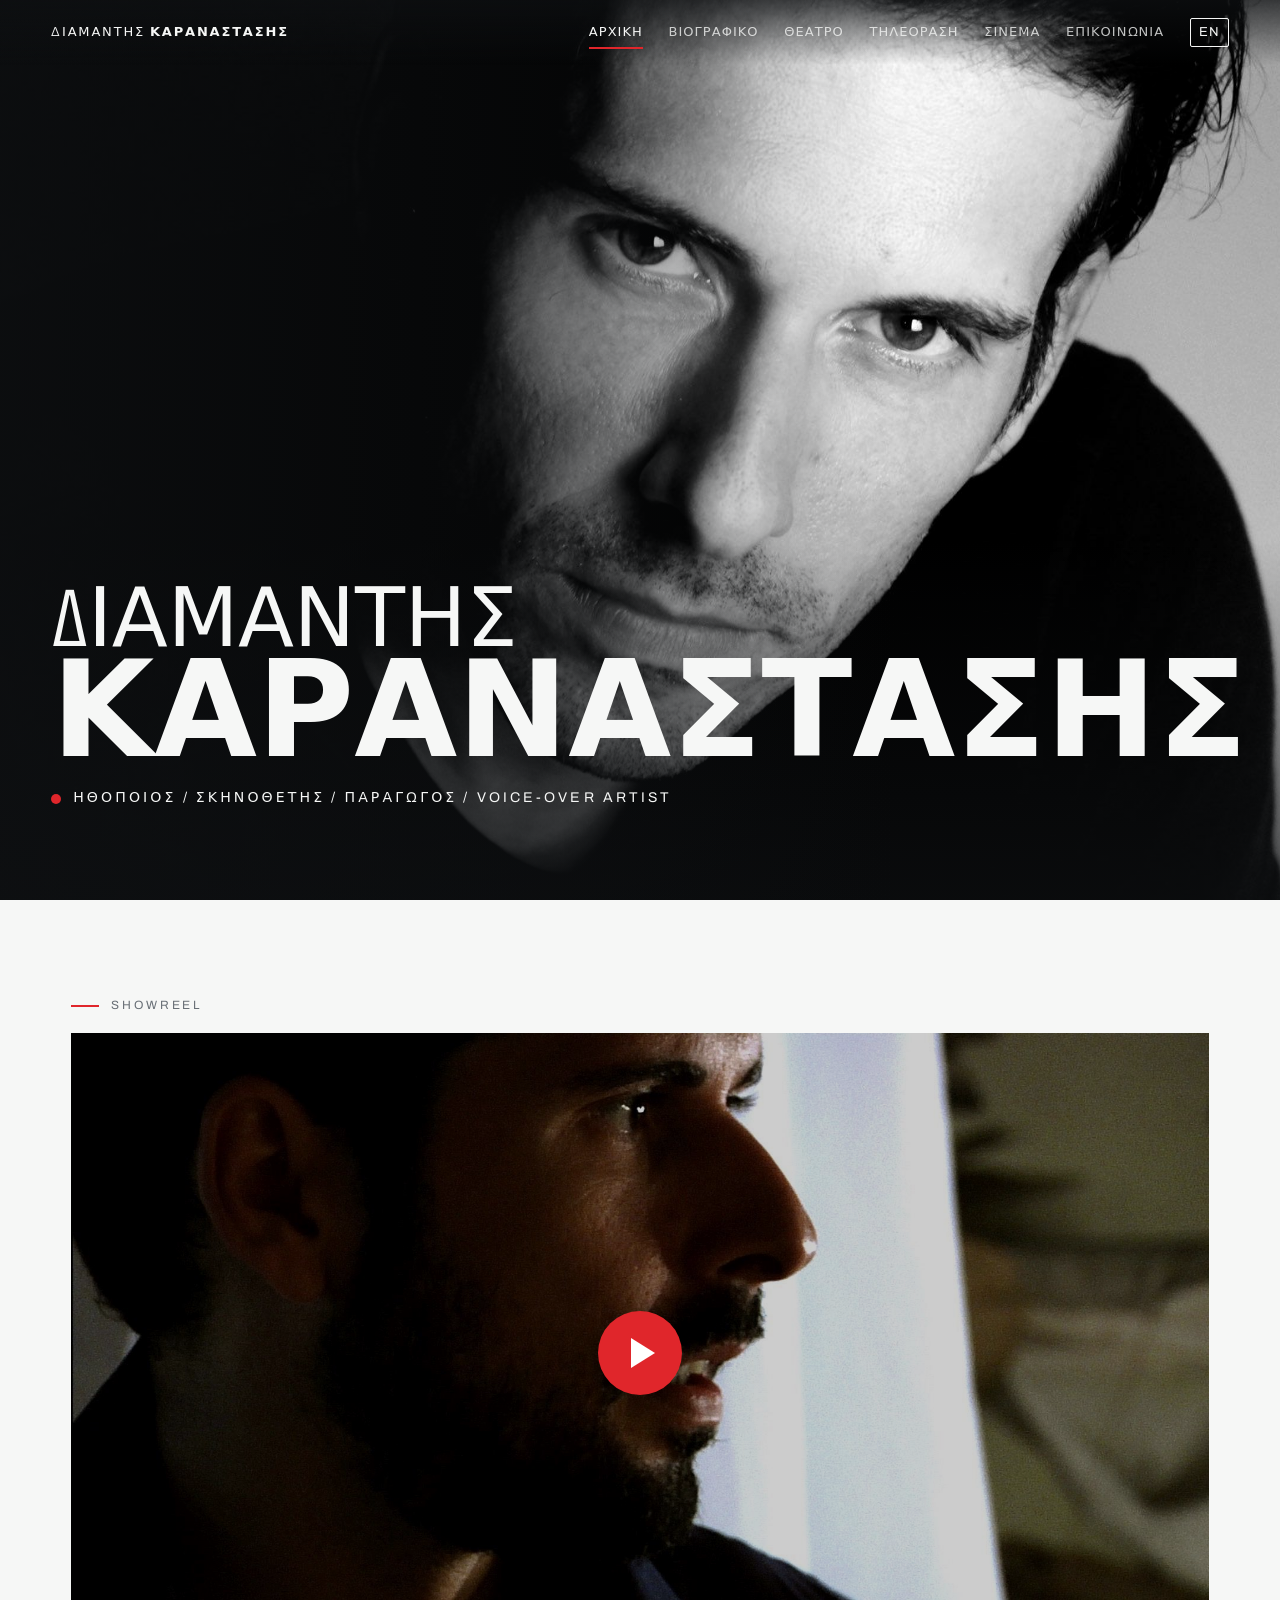
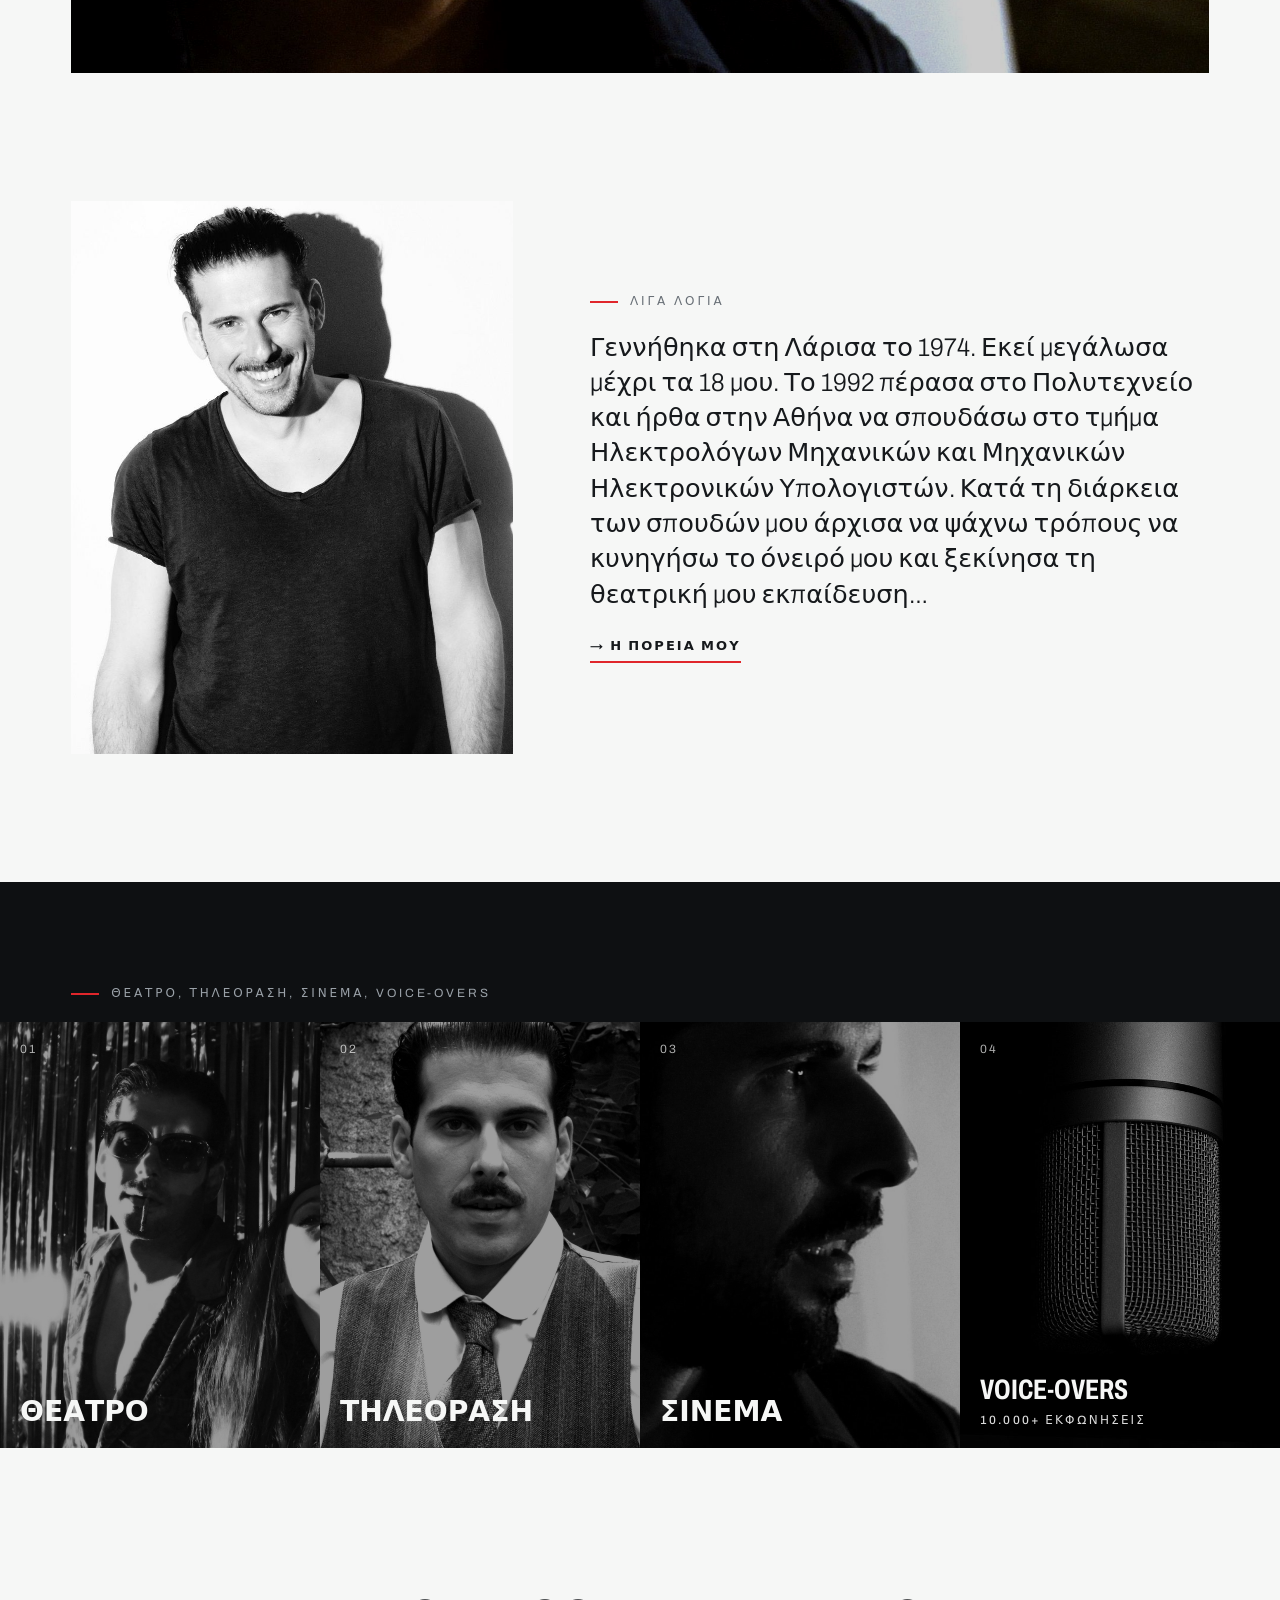
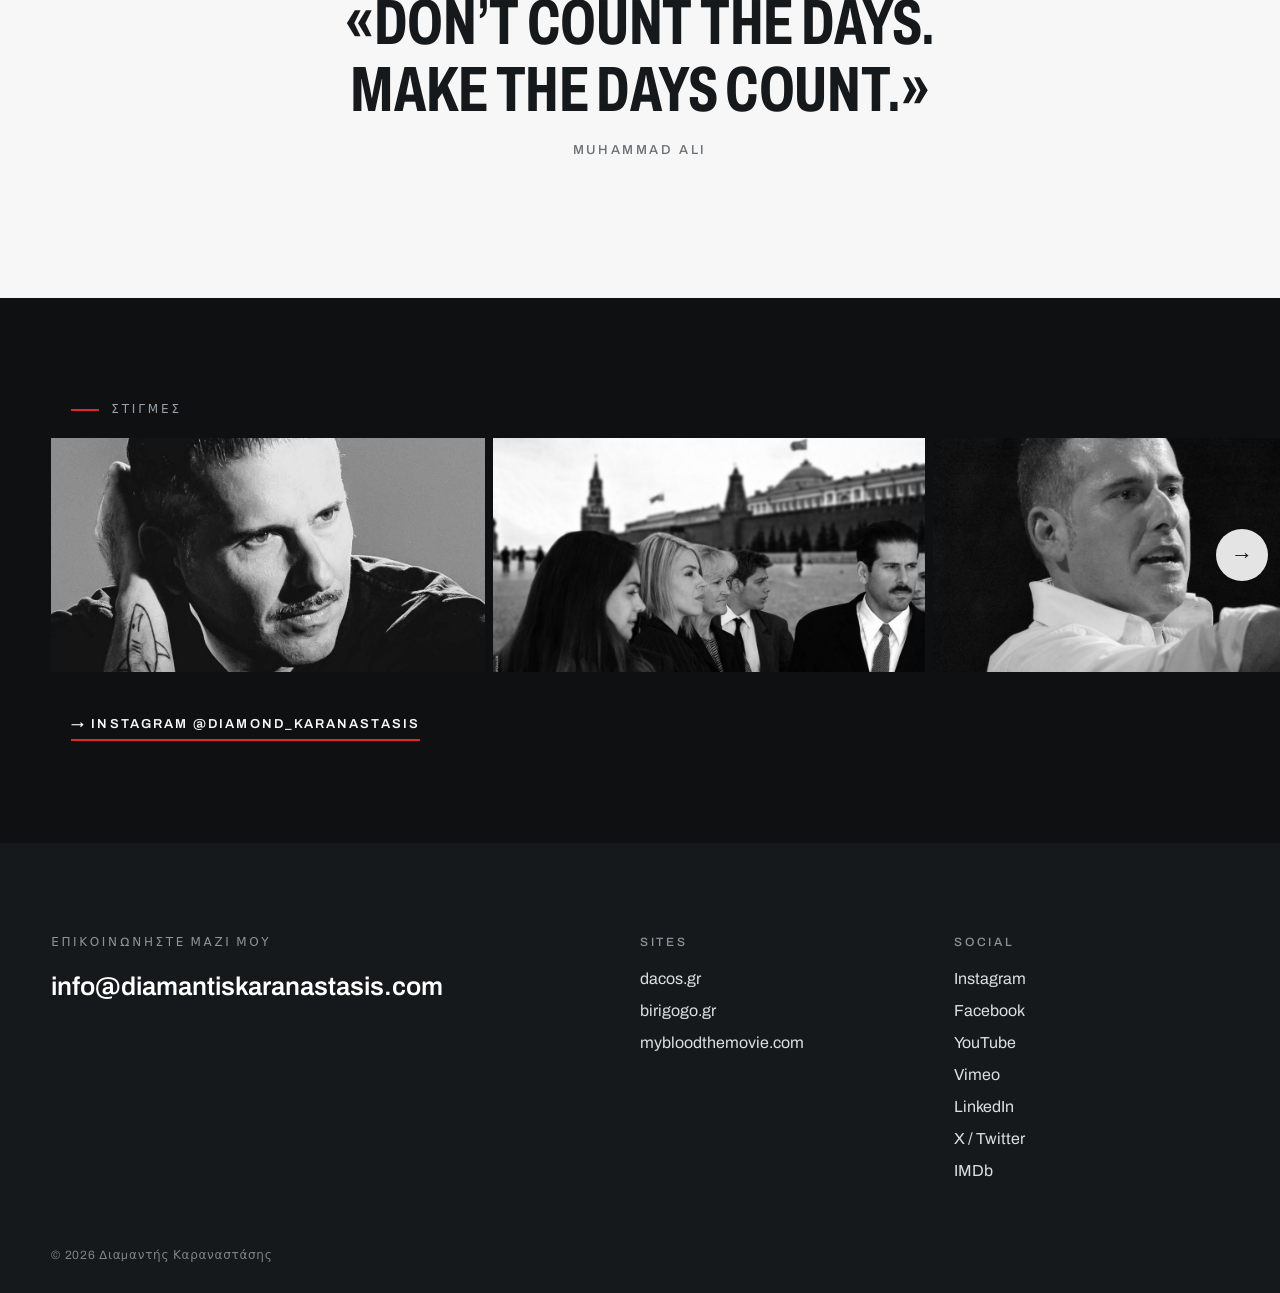
<file: index.html>
<!doctype html>
<html lang="el">
<head>
<meta charset="utf-8">
<meta name="viewport" content="width=device-width,initial-scale=1">
<title>Διαμαντής Καραναστάσης — Ηθοποιός / Σκηνοθέτης / Παραγωγός / Voice-Over Artist</title>
<meta name="description" content="Ο Διαμαντής Καραναστάσης είναι ηθοποιός σε θέατρο και τηλεόραση, σκηνοθέτης, βραβευμένος κινηματογραφιστής &amp; διακεκριμένος voice-over artist.">
<link rel="canonical" href="https://diamantiskaranastasis.com/">
<link rel="alternate" hreflang="el" href="https://diamantiskaranastasis.com/">
<link rel="alternate" hreflang="en" href="https://diamantiskaranastasis.com/en/">
<meta property="og:title" content="Διαμαντής Καραναστάσης — Ηθοποιός / Σκηνοθέτης / Παραγωγός / Voice-Over Artist">
<meta property="og:description" content="Ο Διαμαντής Καραναστάσης είναι ηθοποιός σε θέατρο και τηλεόραση, σκηνοθέτης, βραβευμένος κινηματογραφιστής &amp; διακεκριμένος voice-over artist.">
<meta property="og:image" content="https://diamantiskaranastasis.com/img/hero.jpg">
<meta property="og:type" content="website">
<link rel="icon" href="/img/favicon.svg" type="image/svg+xml">
<link rel="preconnect" href="https://fonts.googleapis.com">
<link rel="preconnect" href="https://fonts.gstatic.com" crossorigin>
<link href="https://fonts.googleapis.com/css2?family=Archivo:ital,wdth,wght@0,62..125,300..800;1,62..125,300..800&display=swap" rel="stylesheet">
<link rel="stylesheet" href="/style.css">
</head>
<body class="page-home">
<a class="skip" href="#main">Μετάβαση στο περιεχόμενο</a>
<header class="top">
  <a class="mark" href="/"><span>Διαμαντής</span> <b>Καραναστάσης</b></a>
  <button class="burger" aria-expanded="false" aria-controls="nav" aria-label="Menu"><i></i><i></i></button>
  <nav id="nav"><a href="/" aria-current="page">Αρχική</a><a href="/biografiko/">Βιογραφικό</a><a href="/theatro/">Θέατρο</a><a href="/tileorasi/">Τηλεόραση</a><a href="/kinimatografos/">Σινεμά</a><a href="/epikoinonia/">Επικοινωνία</a><a class="lang" href="/en/" hreflang="en" lang="en">EN</a></nav>
</header>
<main id="main">

<section class="hero">
  <img class="hero-img" src="/img/hero.jpg" alt="Διαμαντής Καραναστάσης" fetchpriority="high">
  <div class="hero-txt">
    <h1><span>Διαμαντής</span><b>Καραναστάσης</b></h1>
    <p class="roles">Ηθοποιός / Σκηνοθέτης / Παραγωγός / Voice-Over Artist</p>
  </div>
</section>
<section class="reel wrap reveal" id="showreel">
  <p class="eyebrow">Showreel</p>
  <div class="player">
    <a class="poster" href="https://vimeo.com/1098971747/491d0dc05c" target="_blank" rel="noopener" aria-label="Αναπαραγωγή showreel"><img src="/img/tile-cinema.jpg" alt="" loading="lazy"><span class="play"></span></a>
  </div>
</section>
<script>
(function(){var p=document.querySelector('#showreel .poster');if(!p)return;p.addEventListener('click',function(e){e.preventDefault();var f=document.createElement('iframe');f.src='https://player.vimeo.com/video/1098971747?h=491d0dc05c&autoplay=1&title=0&byline=0&portrait=0&texttrack=en';f.allow='autoplay; fullscreen; picture-in-picture';f.allowFullscreen=true;f.title='Diamantis Karanastasis showreel';p.parentNode.replaceChild(f,p);});})();
</script>
<section class="words wrap">
  <figure class="reveal"><img src="/img/words.jpg" alt="" loading="lazy"></figure>
  <div class="reveal">
    <p class="eyebrow">Λίγα λόγια</p>
    <p class="lede">Γεννήθηκα στη Λάρισα το 1974. Εκεί μεγάλωσα μέχρι τα 18 μου. Το 1992 πέρασα στο Πολυτεχνείο και ήρθα στην Αθήνα να σπουδάσω στο τμήμα Ηλεκτρολόγων Μηχανικών και Μηχανικών Ηλεκτρονικών Υπολογιστών. Κατά τη διάρκεια των σπουδών μου άρχισα να ψάχνω τρόπους να κυνηγήσω το όνειρό μου και ξεκίνησα τη θεατρική μου εκπαίδευση…</p>
    <a class="more" href="/biografiko/">→ Η πορεία μου</a>
  </div>
</section>
<section class="career">
  <div class="wrap"><p class="eyebrow">Θέατρο, Τηλεόραση, Σινεμά, Voice-Overs</p></div>
  <div class="tiles"><a class="tile reveal" href="/theatro/"><img src="/img/tile-theatre.jpg" alt="" loading="lazy"><span class="n">01</span><span class="l">Θέατρο</span></a><a class="tile reveal" href="/tileorasi/"><img src="/img/tile-tv.jpg" alt="" loading="lazy"><span class="n">02</span><span class="l">Τηλεόραση</span></a><a class="tile reveal" href="/kinimatografos/"><img src="/img/tile-cinema.jpg" alt="" loading="lazy"><span class="n">03</span><span class="l">Σινεμά</span></a><a class="tile reveal" href="https://dacos.gr"><img src="/img/tile-voice.jpg" alt="" loading="lazy"><span class="n">04</span><span class="l">Voice-Overs<small>10.000+ εκφωνήσεις</small></span></a></div>
</section>
<section class="quote wrap reveal">
  <blockquote>«Don’t count the days.<br>Make the days count.»<cite>Muhammad Ali</cite></blockquote>
</section>
<section class="moments">
  <div class="wrap"><p class="eyebrow">Στιγμές</p></div>
  <div class="slider">
    <button class="nav prev" aria-label="Προηγούμενη">&#8592;</button>
    <div class="strip" tabindex="0"><button class="shot" data-i="0" data-full="/img/m/01.jpg" aria-label="Στιγμές 1"><img src="/img/m/t01.jpg" width="1038" height="560" alt="" loading="lazy"></button><button class="shot" data-i="1" data-full="/img/m/02.jpg" aria-label="Στιγμές 2"><img src="/img/m/t02.jpg" width="1034" height="560" alt="" loading="lazy"></button><button class="shot" data-i="2" data-full="/img/m/03.jpg" aria-label="Στιγμές 3"><img src="/img/m/t03.jpg" width="1038" height="560" alt="" loading="lazy"></button><button class="shot" data-i="3" data-full="/img/m/04.jpg" aria-label="Στιγμές 4"><img src="/img/m/t04.jpg" width="1039" height="560" alt="" loading="lazy"></button><button class="shot" data-i="4" data-full="/img/m/05.jpg" aria-label="Στιγμές 5"><img src="/img/m/t05.jpg" width="1038" height="560" alt="" loading="lazy"></button><button class="shot" data-i="5" data-full="/img/m/06.jpg" aria-label="Στιγμές 6"><img src="/img/m/t06.jpg" width="1033" height="560" alt="" loading="lazy"></button><button class="shot" data-i="6" data-full="/img/m/07.jpg" aria-label="Στιγμές 7"><img src="/img/m/t07.jpg" width="1038" height="560" alt="" loading="lazy"></button><button class="shot" data-i="7" data-full="/img/m/08.jpg" aria-label="Στιγμές 8"><img src="/img/m/t08.jpg" width="516" height="560" alt="" loading="lazy"></button><button class="shot" data-i="8" data-full="/img/m/09.jpg" aria-label="Στιγμές 9"><img src="/img/m/t09.jpg" width="996" height="560" alt="" loading="lazy"></button><button class="shot" data-i="9" data-full="/img/m/10.jpg" aria-label="Στιγμές 10"><img src="/img/m/t10.jpg" width="1024" height="552" alt="" loading="lazy"></button><button class="shot" data-i="10" data-full="/img/m/11.jpg" aria-label="Στιγμές 11"><img src="/img/m/t11.jpg" width="910" height="491" alt="" loading="lazy"></button><button class="shot" data-i="11" data-full="/img/m/13.jpg" aria-label="Στιγμές 12"><img src="/img/m/t13.jpg" width="997" height="560" alt="" loading="lazy"></button><button class="shot" data-i="12" data-full="/img/m/12.jpg" aria-label="Στιγμές 13"><img src="/img/m/t12.jpg" width="460" height="560" alt="" loading="lazy"></button><button class="shot" data-i="13" data-full="/img/m/14.jpg" aria-label="Στιγμές 14"><img src="/img/m/t14.jpg" width="997" height="560" alt="" loading="lazy"></button><button class="shot" data-i="14" data-full="/img/m/16.jpg" aria-label="Στιγμές 15"><img src="/img/m/t16.jpg" width="320" height="320" alt="" loading="lazy"></button></div>
    <button class="nav next" aria-label="Επόμενη">&#8594;</button>
  </div>
  <div class="lb" role="dialog" aria-modal="true" hidden>
    <button class="lb-x" aria-label="Κλείσιμο">&times;</button>
    <button class="lb-p" aria-label="Προηγούμενη">&#8592;</button>
    <img alt="">
    <button class="lb-n" aria-label="Επόμενη">&#8594;</button>
    <span class="lb-c"></span>
  </div>
  <div class="wrap"><a class="more" href="https://www.instagram.com/diamond_karanastasis/" target="_blank" rel="noopener">→ Instagram @diamond_karanastasis</a></div>
</section>
</main>
<footer class="foot">
  <div class="foot-grid">
    <div><h3>Επικοινωνήστε μαζί μου</h3><a class="mail" href="mailto:info@diamantiskaranastasis.com">info@diamantiskaranastasis.com</a></div>
    <div><h3>Sites</h3><ul><li><a href="https://dacos.gr" target="_blank" rel="noopener">dacos.gr</a></li><li><a href="https://birigogo.gr" target="_blank" rel="noopener">birigogo.gr</a></li><li><a href="https://mybloodthemovie.com" target="_blank" rel="noopener">mybloodthemovie.com</a></li></ul></div>
    <div><h3>Social</h3><ul><li><a href="https://www.instagram.com/diamond_karanastasis/" target="_blank" rel="noopener">Instagram</a></li><li><a href="https://www.facebook.com/diamantis.karanastasis/" target="_blank" rel="noopener">Facebook</a></li><li><a href="https://www.youtube.com/channel/UCJ98Gt_ZgGxIDcLVIK1UcEQ" target="_blank" rel="noopener">YouTube</a></li><li><a href="https://vimeo.com/user14352981" target="_blank" rel="noopener">Vimeo</a></li><li><a href="https://www.linkedin.com/in/diamantis-karanastasis-67392116/" target="_blank" rel="noopener">LinkedIn</a></li><li><a href="https://twitter.com/diamantis_kar" target="_blank" rel="noopener">X / Twitter</a></li><li><a href="https://www.imdb.com/name/nm1007350/" target="_blank" rel="noopener">IMDb</a></li></ul></div>
  </div>
  <p class="legal">© <span id="yr">2026</span> Διαμαντής Καραναστάσης</p>
</footer>
<script>
document.getElementById('yr').textContent=new Date().getFullYear();
const b=document.querySelector('.burger'),n=document.getElementById('nav');
b.addEventListener('click',()=>{const o=b.getAttribute('aria-expanded')==='true';b.setAttribute('aria-expanded',!o);document.body.classList.toggle('nav-open',!o);});
const io=new IntersectionObserver(es=>es.forEach(e=>{if(e.isIntersecting){e.target.classList.add('in');io.unobserve(e.target);}}),{rootMargin:'0px 0px -8% 0px'});
document.querySelectorAll('.reveal').forEach(el=>io.observe(el));

const st=document.querySelector('.strip');
let touched=false;
if(st){
 const step=()=>Math.max(st.clientWidth*0.8,280);
 document.querySelector('.slider .prev').onclick=()=>{touched=true;st.scrollBy({left:-step(),behavior:'smooth'});};
 document.querySelector('.slider .next').onclick=()=>{touched=true;st.scrollBy({left:step(),behavior:'smooth'});};
 const upd=()=>{document.querySelector('.slider .prev').disabled=st.scrollLeft<5;document.querySelector('.slider .next').disabled=st.scrollLeft+st.clientWidth>=st.scrollWidth-5;};
 st.addEventListener('scroll',upd,{passive:true});window.addEventListener('resize',upd);['pointerdown','wheel','touchstart','keydown'].forEach(ev=>st.addEventListener(ev,()=>touched=true,{passive:true}));st.querySelectorAll('img').forEach(i=>i.addEventListener('load',()=>{if(!touched)st.scrollLeft=0;upd();}));window.addEventListener('load',()=>{st.scrollLeft=0;upd();});st.scrollLeft=0;upd();
 const shots=[...st.querySelectorAll('.shot')],lb=document.querySelector('.lb'),li=lb.querySelector('img'),lc=lb.querySelector('.lb-c');let cur=0,x0=null;
 const show=i=>{cur=(i+shots.length)%shots.length;li.src=shots[cur].dataset.full;lc.textContent=(cur+1)+' / '+shots.length;};
 const open=i=>{show(i);lb.hidden=false;document.body.style.overflow='hidden';lb.querySelector('.lb-x').focus();};
 const close=()=>{lb.hidden=true;document.body.style.overflow='';shots[cur].focus();};
 shots.forEach((b,i)=>b.onclick=()=>open(i));
 lb.querySelector('.lb-x').onclick=close;lb.querySelector('.lb-p').onclick=e=>{e.stopPropagation();show(cur-1)};lb.querySelector('.lb-n').onclick=e=>{e.stopPropagation();show(cur+1)};
 lb.onclick=e=>{if(e.target===lb)close();};
 document.addEventListener('keydown',e=>{if(lb.hidden)return;if(e.key==='Escape')close();if(e.key==='ArrowLeft')show(cur-1);if(e.key==='ArrowRight')show(cur+1);});
 lb.addEventListener('touchstart',e=>{x0=e.touches[0].clientX},{passive:true});
 lb.addEventListener('touchend',e=>{if(x0===null)return;const d=e.changedTouches[0].clientX-x0;if(Math.abs(d)>50)show(cur+(d<0?1:-1));x0=null;});
}
</script>
</body>
</html>
</file>
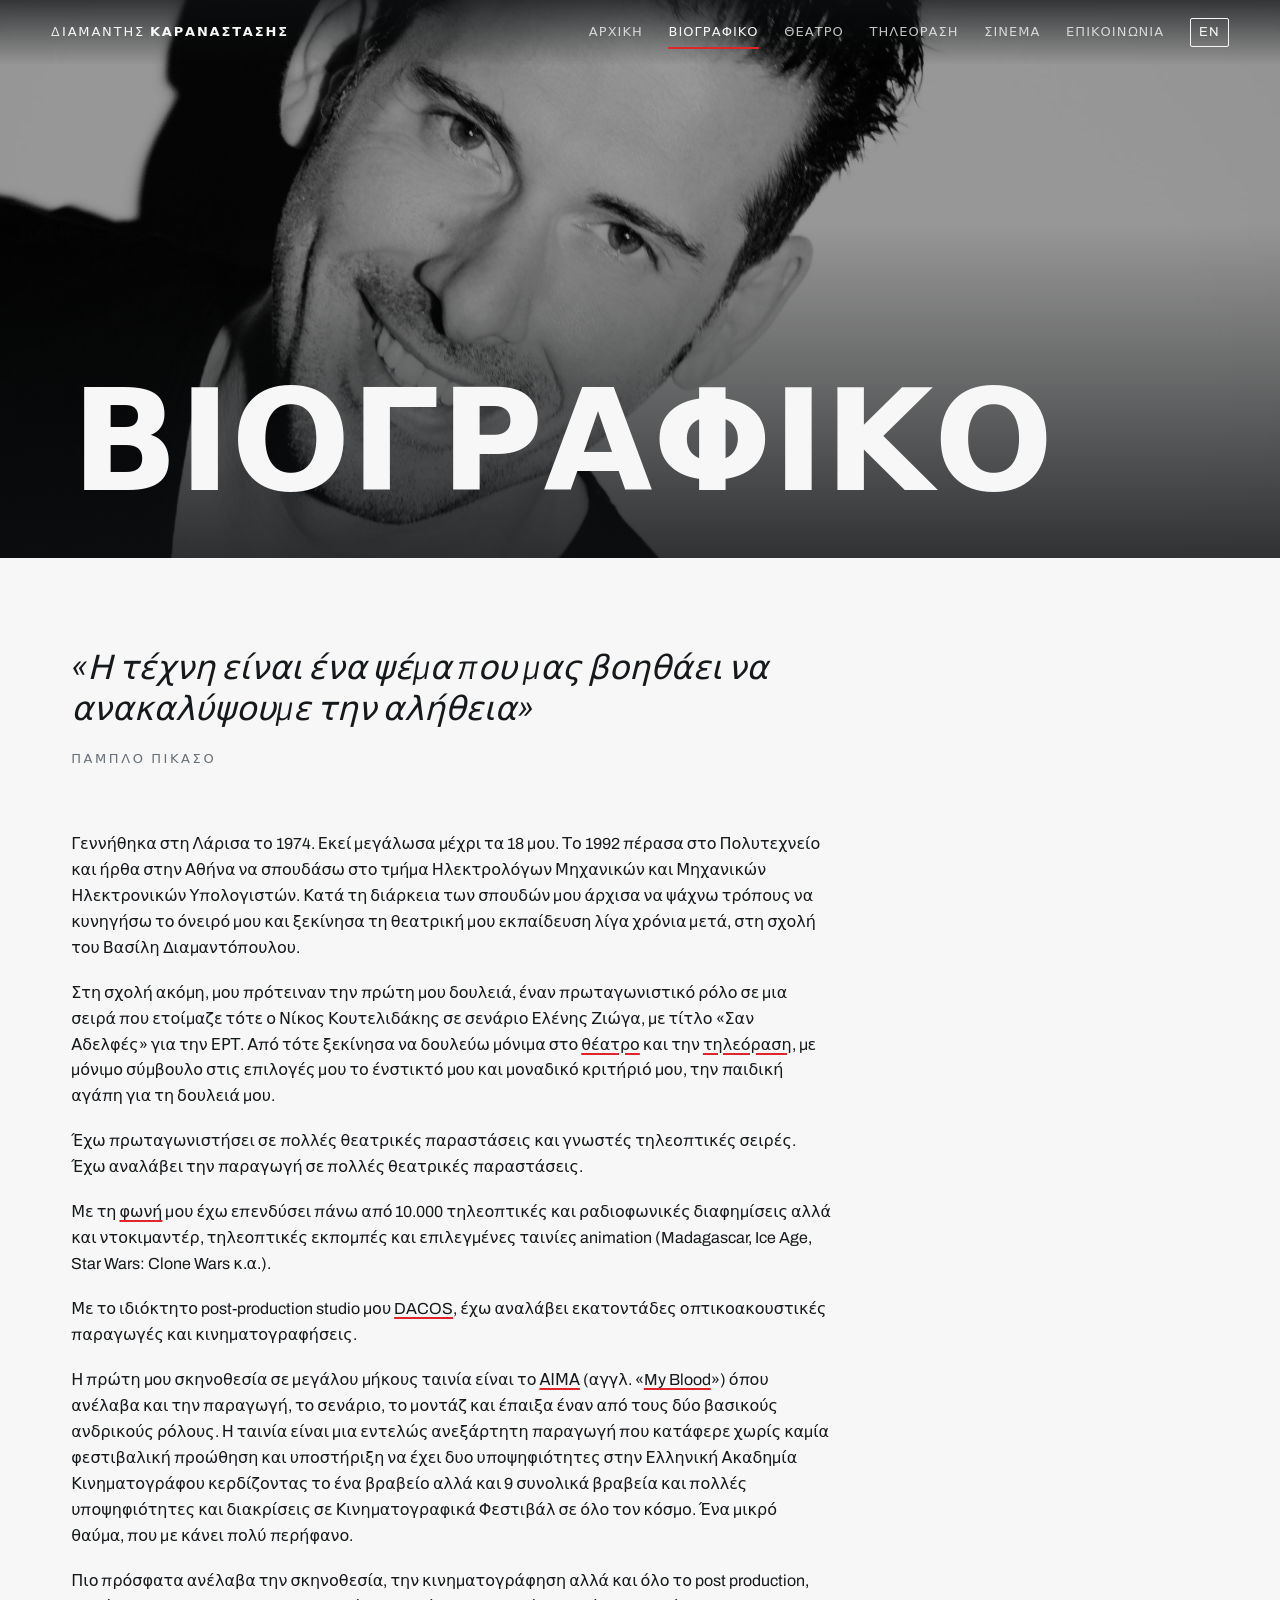
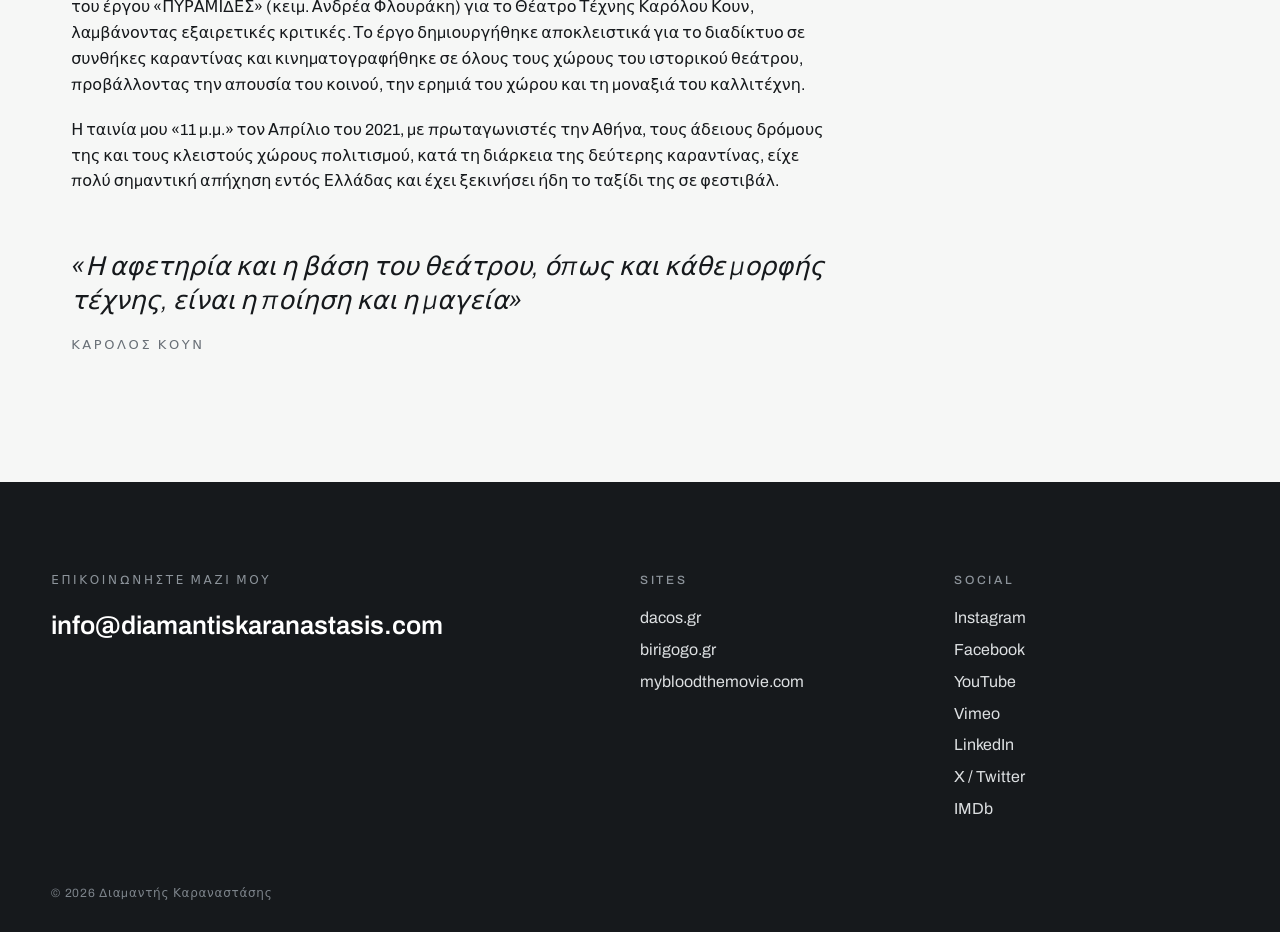
<file: biografiko/index.html>
<!doctype html>
<html lang="el">
<head>
<meta charset="utf-8">
<meta name="viewport" content="width=device-width,initial-scale=1">
<title>Βιογραφικό | Διαμαντής Καραναστάσης</title>
<meta name="description" content="Ο Διαμαντής Καραναστάσης είναι ηθοποιός σε θέατρο και τηλεόραση, σκηνοθέτης, βραβευμένος κινηματογραφιστής &amp; διακεκριμένος voice-over artist.">
<link rel="canonical" href="https://diamantiskaranastasis.com/biografiko/">
<link rel="alternate" hreflang="el" href="https://diamantiskaranastasis.com/biografiko/">
<link rel="alternate" hreflang="en" href="https://diamantiskaranastasis.com/en/biography/">
<meta property="og:title" content="Βιογραφικό | Διαμαντής Καραναστάσης">
<meta property="og:description" content="Ο Διαμαντής Καραναστάσης είναι ηθοποιός σε θέατρο και τηλεόραση, σκηνοθέτης, βραβευμένος κινηματογραφιστής &amp; διακεκριμένος voice-over artist.">
<meta property="og:image" content="https://diamantiskaranastasis.com/img/hero.jpg">
<meta property="og:type" content="website">
<link rel="icon" href="/img/favicon.svg" type="image/svg+xml">
<link rel="preconnect" href="https://fonts.googleapis.com">
<link rel="preconnect" href="https://fonts.gstatic.com" crossorigin>
<link href="https://fonts.googleapis.com/css2?family=Archivo:ital,wdth,wght@0,62..125,300..800;1,62..125,300..800&display=swap" rel="stylesheet">
<link rel="stylesheet" href="/style.css">
</head>
<body class="page-bio">
<a class="skip" href="#main">Μετάβαση στο περιεχόμενο</a>
<header class="top">
  <a class="mark" href="/"><span>Διαμαντής</span> <b>Καραναστάσης</b></a>
  <button class="burger" aria-expanded="false" aria-controls="nav" aria-label="Menu"><i></i><i></i></button>
  <nav id="nav"><a href="/">Αρχική</a><a href="/biografiko/" aria-current="page">Βιογραφικό</a><a href="/theatro/">Θέατρο</a><a href="/tileorasi/">Τηλεόραση</a><a href="/kinimatografos/">Σινεμά</a><a href="/epikoinonia/">Επικοινωνία</a><a class="lang" href="/en/biography/" hreflang="en" lang="en">EN</a></nav>
</header>
<main id="main">

<section class="phead">
  <img src="/img/bio.jpg" alt="" fetchpriority="high">
  <div class="phead-txt wrap"><h1>Βιογραφικό</h1></div>
</section>
<section class="epi wrap reveal"><blockquote>«Η τέχνη είναι ένα ψέμα που μας βοηθάει να ανακαλύψουμε την αλήθεια»<cite>Πάμπλο Πικάσο</cite></blockquote></section>
<article class="prose wrap"><p>Γεννήθηκα στη Λάρισα το 1974. Εκεί μεγάλωσα μέχρι τα 18 μου. Το 1992 πέρασα στο Πολυτεχνείο και ήρθα στην Αθήνα να σπουδάσω στο τμήμα Ηλεκτρολόγων Μηχανικών και Μηχανικών Ηλεκτρονικών Υπολογιστών. Κατά τη διάρκεια των σπουδών μου άρχισα να ψάχνω τρόπους να κυνηγήσω το όνειρό μου και ξεκίνησα τη θεατρική μου εκπαίδευση λίγα χρόνια μετά, στη σχολή του Βασίλη Διαμαντόπουλου.</p><p>Στη σχολή ακόμη, μου πρότειναν την πρώτη μου δουλειά, έναν πρωταγωνιστικό ρόλο σε μια σειρά που ετοίμαζε τότε ο Νίκος Κουτελιδάκης σε σενάριο Ελένης Ζιώγα, με τίτλο «Σαν Αδελφές» για την ΕΡΤ. Από τότε ξεκίνησα να δουλεύω μόνιμα στο <a href="/theatro/">θέατρο</a> και την <a href="/tileorasi/">τηλεόραση</a>, με μόνιμο σύμβουλο στις επιλογές μου το ένστικτό μου και μοναδικό κριτήριό μου, την παιδική αγάπη για τη δουλειά μου.</p><p>Έχω πρωταγωνιστήσει σε πολλές θεατρικές παραστάσεις και γνωστές τηλεοπτικές σειρές. Έχω αναλάβει την παραγωγή σε πολλές θεατρικές παραστάσεις.</p><p>Με τη <a href="https://dacos.gr">φωνή</a> μου έχω επενδύσει πάνω από 10.000 τηλεοπτικές και ραδιοφωνικές διαφημίσεις αλλά και ντοκιμαντέρ, τηλεοπτικές εκπομπές και επιλεγμένες ταινίες animation (Madagascar, Ice Age, Star Wars: Clone Wars κ.α.).</p><p>Με το ιδιόκτητο post-production studio μου <a href="https://dacos.gr">DACOS</a>, έχω αναλάβει εκατοντάδες οπτικοακουστικές παραγωγές και κινηματογραφήσεις.</p><p>Η πρώτη μου σκηνοθεσία σε μεγάλου μήκους ταινία είναι το <a href="/kinimatografos/">ΑΙΜΑ</a> (αγγλ. «<a href="https://mybloodthemovie.com">My Blood</a>») όπου ανέλαβα και την παραγωγή, το σενάριο, το μοντάζ και έπαιξα έναν από τους δύο βασικούς ανδρικούς ρόλους. Η ταινία είναι μια εντελώς ανεξάρτητη παραγωγή που κατάφερε χωρίς καμία φεστιβαλική προώθηση και υποστήριξη να έχει δυο υποψηφιότητες στην Ελληνική Ακαδημία Κινηματογράφου κερδίζοντας το ένα βραβείο αλλά και 9 συνολικά βραβεία και πολλές υποψηφιότητες και διακρίσεις σε Κινηματογραφικά Φεστιβάλ σε όλο τον κόσμο. Ένα μικρό θαύμα, που με κάνει πολύ περήφανο.</p><p>Πιο πρόσφατα ανέλαβα την σκηνοθεσία, την κινηματογράφηση αλλά και όλο το post production, του έργου «ΠΥΡΑΜΙΔΕΣ» (κειμ. Ανδρέα Φλουράκη) για το Θέατρο Τέχνης Καρόλου Κουν, λαμβάνοντας εξαιρετικές κριτικές. Το έργο δημιουργήθηκε αποκλειστικά για το διαδίκτυο σε συνθήκες καραντίνας και κινηματογραφήθηκε σε όλους τους χώρους του ιστορικού θεάτρου, προβάλλοντας την απουσία του κοινού, την ερημιά του χώρου και τη μοναξιά του καλλιτέχνη.</p><p>Η ταινία μου «11 μ.μ.» τον Απρίλιο του 2021, με πρωταγωνιστές την Αθήνα, τους άδειους δρόμους της και τους κλειστούς χώρους πολιτισμού, κατά τη διάρκεια της δεύτερης καραντίνας, είχε πολύ σημαντική απήχηση εντός Ελλάδας και έχει ξεκινήσει ήδη το ταξίδι της σε φεστιβάλ.</p><blockquote class="endq">«Η αφετηρία και η βάση του θεάτρου, όπως και κάθε μορφής τέχνης, είναι η ποίηση και η μαγεία»<cite>Κάρολος Κουν</cite></blockquote></article>
</main>
<footer class="foot">
  <div class="foot-grid">
    <div><h3>Επικοινωνήστε μαζί μου</h3><a class="mail" href="mailto:info@diamantiskaranastasis.com">info@diamantiskaranastasis.com</a></div>
    <div><h3>Sites</h3><ul><li><a href="https://dacos.gr" target="_blank" rel="noopener">dacos.gr</a></li><li><a href="https://birigogo.gr" target="_blank" rel="noopener">birigogo.gr</a></li><li><a href="https://mybloodthemovie.com" target="_blank" rel="noopener">mybloodthemovie.com</a></li></ul></div>
    <div><h3>Social</h3><ul><li><a href="https://www.instagram.com/diamond_karanastasis/" target="_blank" rel="noopener">Instagram</a></li><li><a href="https://www.facebook.com/diamantis.karanastasis/" target="_blank" rel="noopener">Facebook</a></li><li><a href="https://www.youtube.com/channel/UCJ98Gt_ZgGxIDcLVIK1UcEQ" target="_blank" rel="noopener">YouTube</a></li><li><a href="https://vimeo.com/user14352981" target="_blank" rel="noopener">Vimeo</a></li><li><a href="https://www.linkedin.com/in/diamantis-karanastasis-67392116/" target="_blank" rel="noopener">LinkedIn</a></li><li><a href="https://twitter.com/diamantis_kar" target="_blank" rel="noopener">X / Twitter</a></li><li><a href="https://www.imdb.com/name/nm1007350/" target="_blank" rel="noopener">IMDb</a></li></ul></div>
  </div>
  <p class="legal">© <span id="yr">2026</span> Διαμαντής Καραναστάσης</p>
</footer>
<script>
document.getElementById('yr').textContent=new Date().getFullYear();
const b=document.querySelector('.burger'),n=document.getElementById('nav');
b.addEventListener('click',()=>{const o=b.getAttribute('aria-expanded')==='true';b.setAttribute('aria-expanded',!o);document.body.classList.toggle('nav-open',!o);});
const io=new IntersectionObserver(es=>es.forEach(e=>{if(e.isIntersecting){e.target.classList.add('in');io.unobserve(e.target);}}),{rootMargin:'0px 0px -8% 0px'});
document.querySelectorAll('.reveal').forEach(el=>io.observe(el));

const st=document.querySelector('.strip');
let touched=false;
if(st){
 const step=()=>Math.max(st.clientWidth*0.8,280);
 document.querySelector('.slider .prev').onclick=()=>{touched=true;st.scrollBy({left:-step(),behavior:'smooth'});};
 document.querySelector('.slider .next').onclick=()=>{touched=true;st.scrollBy({left:step(),behavior:'smooth'});};
 const upd=()=>{document.querySelector('.slider .prev').disabled=st.scrollLeft<5;document.querySelector('.slider .next').disabled=st.scrollLeft+st.clientWidth>=st.scrollWidth-5;};
 st.addEventListener('scroll',upd,{passive:true});window.addEventListener('resize',upd);['pointerdown','wheel','touchstart','keydown'].forEach(ev=>st.addEventListener(ev,()=>touched=true,{passive:true}));st.querySelectorAll('img').forEach(i=>i.addEventListener('load',()=>{if(!touched)st.scrollLeft=0;upd();}));window.addEventListener('load',()=>{st.scrollLeft=0;upd();});st.scrollLeft=0;upd();
 const shots=[...st.querySelectorAll('.shot')],lb=document.querySelector('.lb'),li=lb.querySelector('img'),lc=lb.querySelector('.lb-c');let cur=0,x0=null;
 const show=i=>{cur=(i+shots.length)%shots.length;li.src=shots[cur].dataset.full;lc.textContent=(cur+1)+' / '+shots.length;};
 const open=i=>{show(i);lb.hidden=false;document.body.style.overflow='hidden';lb.querySelector('.lb-x').focus();};
 const close=()=>{lb.hidden=true;document.body.style.overflow='';shots[cur].focus();};
 shots.forEach((b,i)=>b.onclick=()=>open(i));
 lb.querySelector('.lb-x').onclick=close;lb.querySelector('.lb-p').onclick=e=>{e.stopPropagation();show(cur-1)};lb.querySelector('.lb-n').onclick=e=>{e.stopPropagation();show(cur+1)};
 lb.onclick=e=>{if(e.target===lb)close();};
 document.addEventListener('keydown',e=>{if(lb.hidden)return;if(e.key==='Escape')close();if(e.key==='ArrowLeft')show(cur-1);if(e.key==='ArrowRight')show(cur+1);});
 lb.addEventListener('touchstart',e=>{x0=e.touches[0].clientX},{passive:true});
 lb.addEventListener('touchend',e=>{if(x0===null)return;const d=e.changedTouches[0].clientX-x0;if(Math.abs(d)>50)show(cur+(d<0?1:-1));x0=null;});
}
</script>
</body>
</html>
</file>
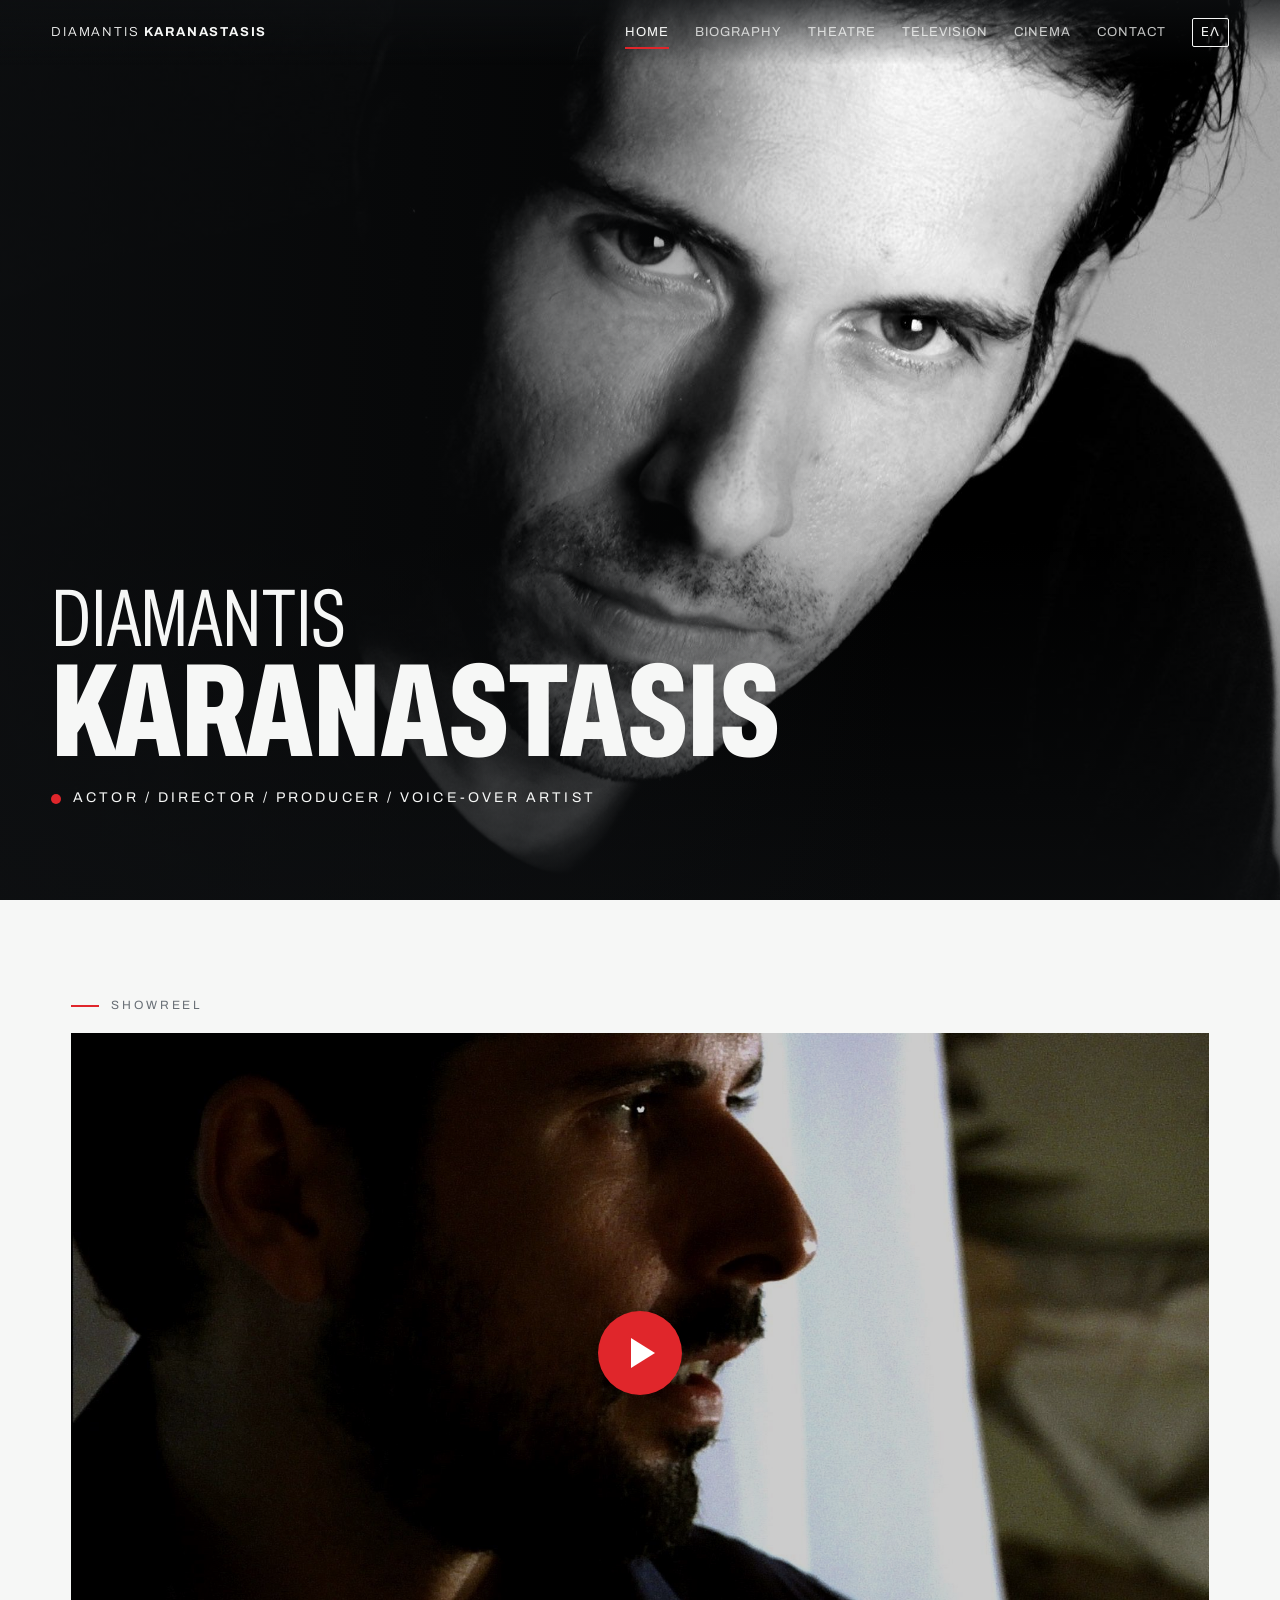
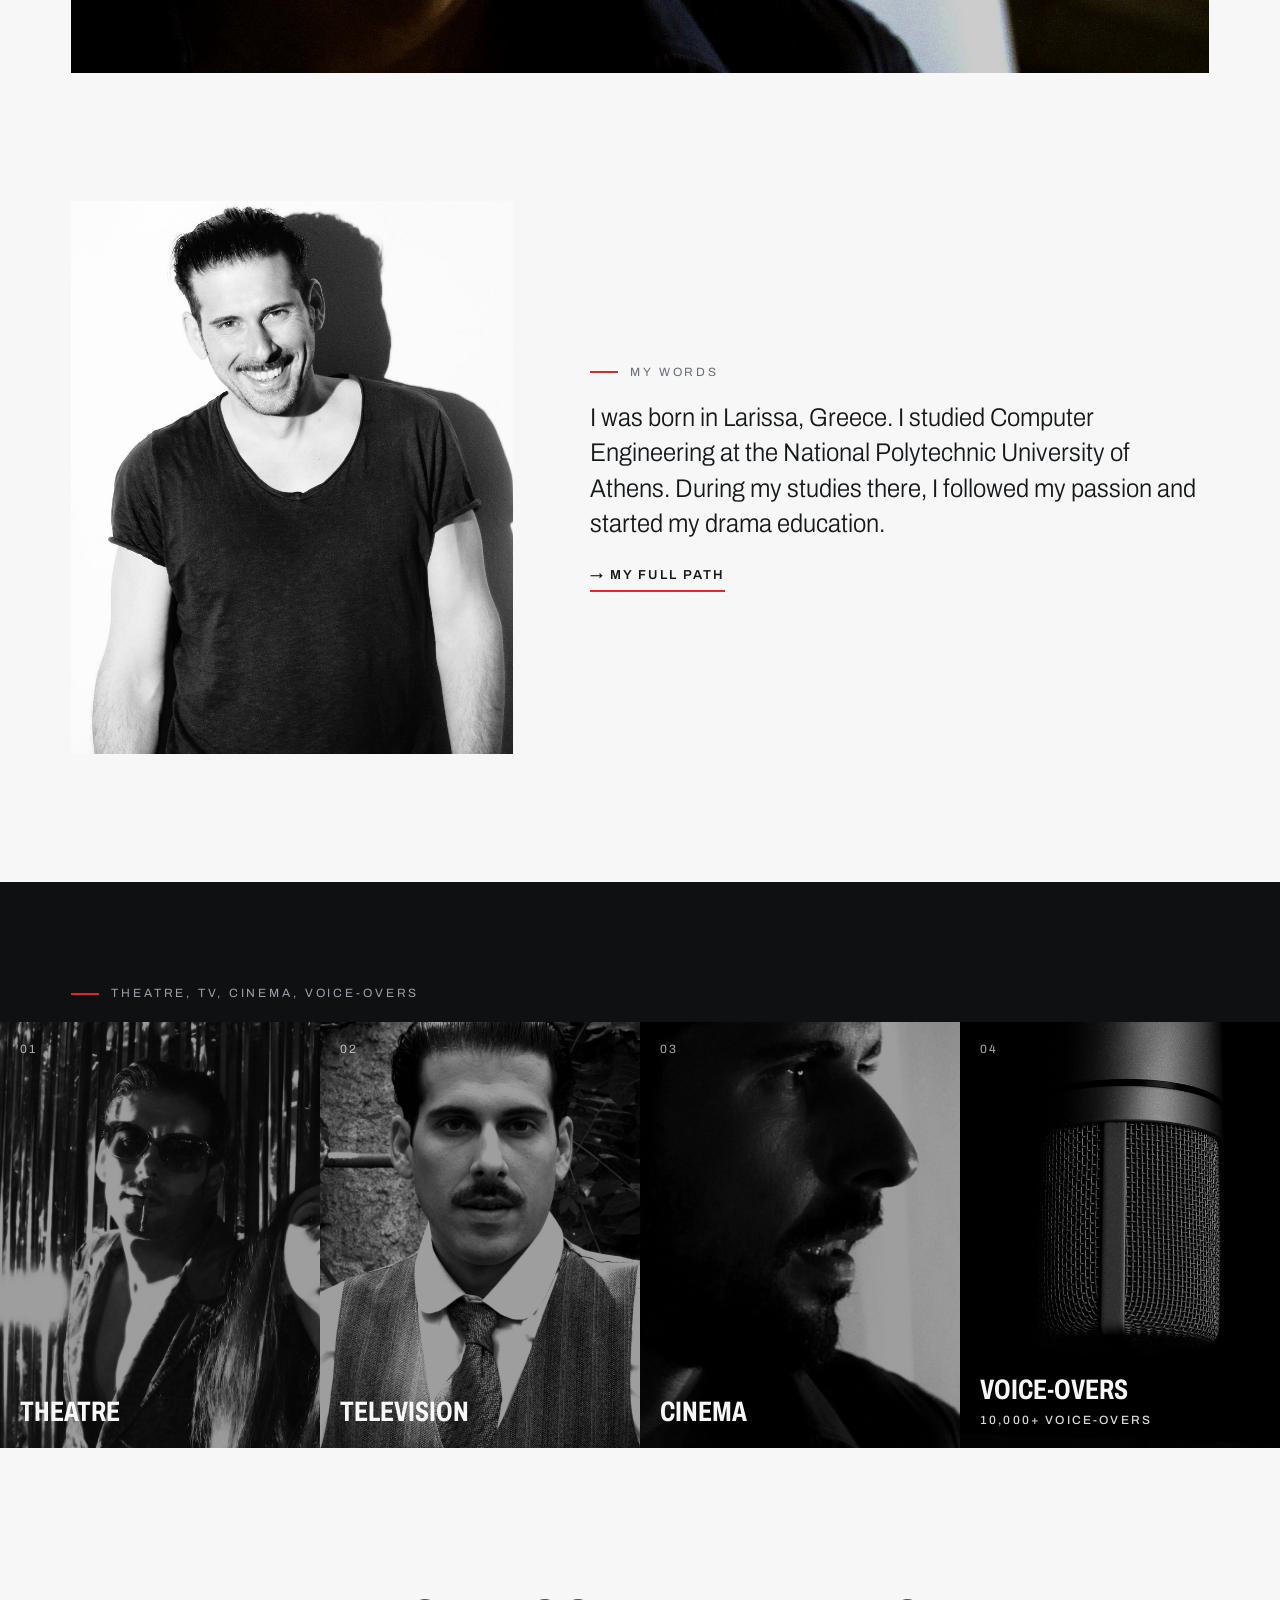
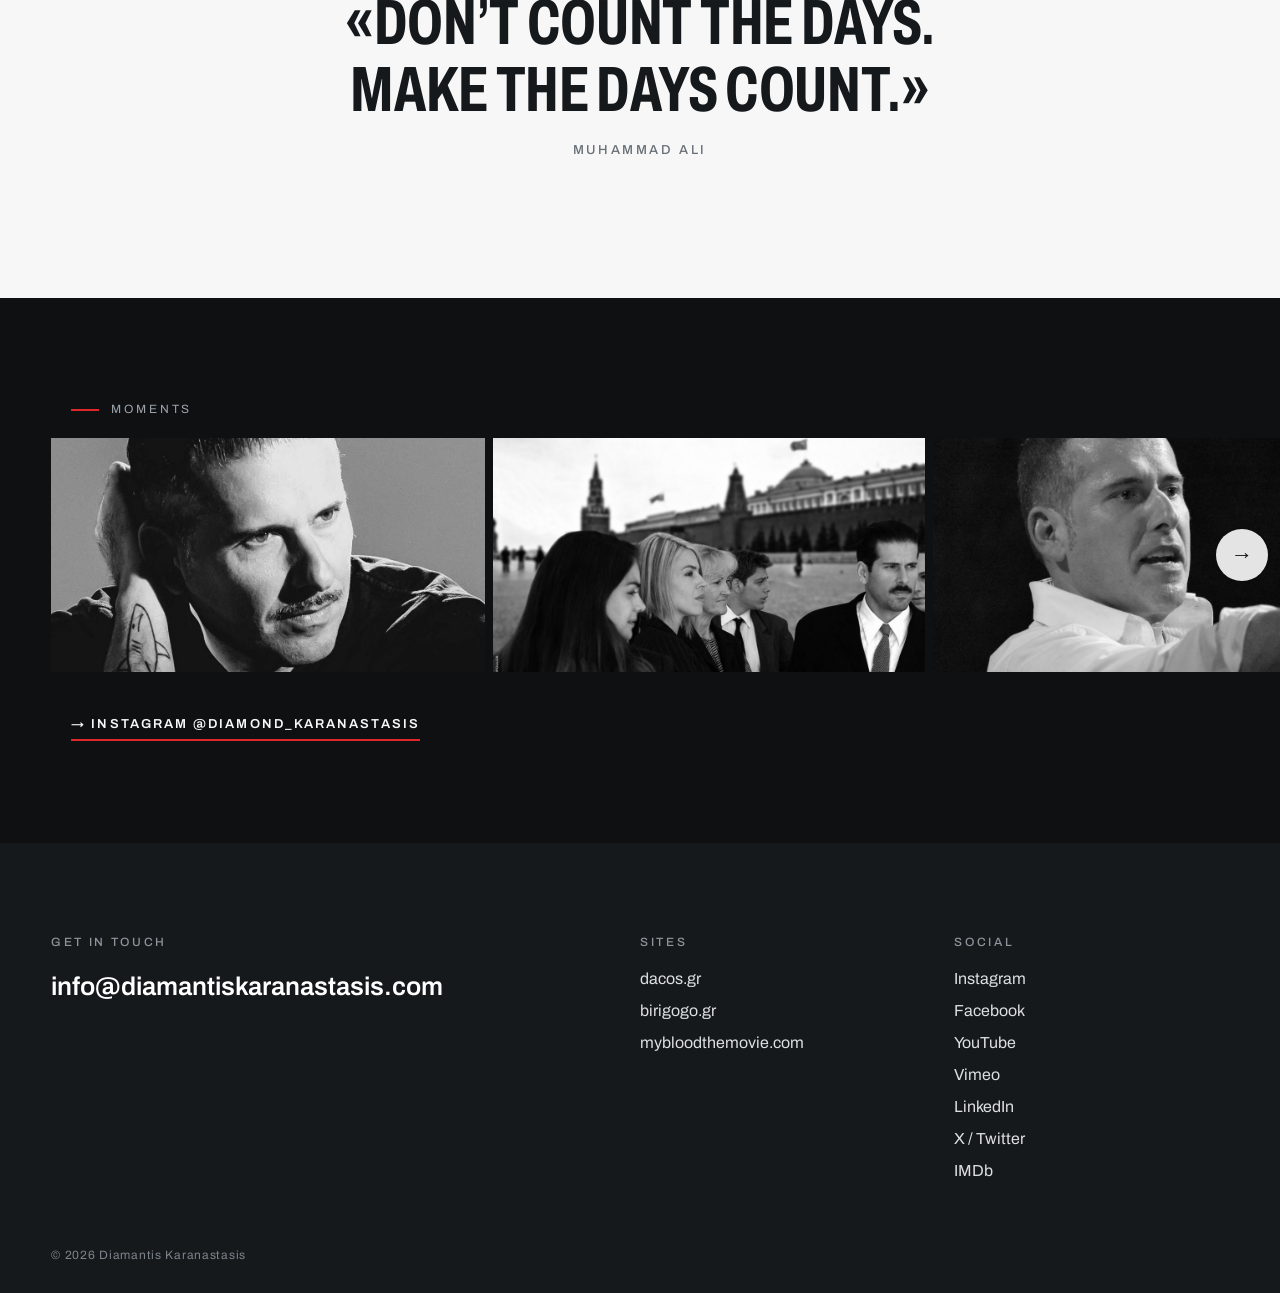
<file: en/index.html>
<!doctype html>
<html lang="en">
<head>
<meta charset="utf-8">
<meta name="viewport" content="width=device-width,initial-scale=1">
<title>Diamantis Karanastasis — Actor / Director / Producer / Voice-Over Artist</title>
<meta name="description" content="Diamantis Karanastasis is a theatre and television actor, director, award-winning filmmaker and distinguished voice-over artist.">
<link rel="canonical" href="https://diamantiskaranastasis.com/en/">
<link rel="alternate" hreflang="en" href="https://diamantiskaranastasis.com/en/">
<link rel="alternate" hreflang="el" href="https://diamantiskaranastasis.com/">
<meta property="og:title" content="Diamantis Karanastasis — Actor / Director / Producer / Voice-Over Artist">
<meta property="og:description" content="Diamantis Karanastasis is a theatre and television actor, director, award-winning filmmaker and distinguished voice-over artist.">
<meta property="og:image" content="https://diamantiskaranastasis.com/img/hero.jpg">
<meta property="og:type" content="website">
<link rel="icon" href="/img/favicon.svg" type="image/svg+xml">
<link rel="preconnect" href="https://fonts.googleapis.com">
<link rel="preconnect" href="https://fonts.gstatic.com" crossorigin>
<link href="https://fonts.googleapis.com/css2?family=Archivo:ital,wdth,wght@0,62..125,300..800;1,62..125,300..800&display=swap" rel="stylesheet">
<link rel="stylesheet" href="/style.css">
</head>
<body class="page-home">
<a class="skip" href="#main">Skip to content</a>
<header class="top">
  <a class="mark" href="/en/"><span>Diamantis</span> <b>Karanastasis</b></a>
  <button class="burger" aria-expanded="false" aria-controls="nav" aria-label="Menu"><i></i><i></i></button>
  <nav id="nav"><a href="/en/" aria-current="page">Home</a><a href="/en/biography/">Biography</a><a href="/en/theatre/">Theatre</a><a href="/en/television/">Television</a><a href="/en/cinema/">Cinema</a><a href="/en/contact/">Contact</a><a class="lang" href="/" hreflang="el" lang="el">ΕΛ</a></nav>
</header>
<main id="main">

<section class="hero">
  <img class="hero-img" src="/img/hero.jpg" alt="Diamantis Karanastasis" fetchpriority="high">
  <div class="hero-txt">
    <h1><span>Diamantis</span><b>Karanastasis</b></h1>
    <p class="roles">Actor / Director / Producer / Voice-Over Artist</p>
  </div>
</section>
<section class="reel wrap reveal" id="showreel">
  <p class="eyebrow">Showreel</p>
  <div class="player">
    <a class="poster" href="https://vimeo.com/1098971747/491d0dc05c" target="_blank" rel="noopener" aria-label="Play showreel"><img src="/img/tile-cinema.jpg" alt="" loading="lazy"><span class="play"></span></a>
  </div>
</section>
<script>
(function(){var p=document.querySelector('#showreel .poster');if(!p)return;p.addEventListener('click',function(e){e.preventDefault();var f=document.createElement('iframe');f.src='https://player.vimeo.com/video/1098971747?h=491d0dc05c&autoplay=1&title=0&byline=0&portrait=0&texttrack=en';f.allow='autoplay; fullscreen; picture-in-picture';f.allowFullscreen=true;f.title='Diamantis Karanastasis showreel';p.parentNode.replaceChild(f,p);});})();
</script>
<section class="words wrap">
  <figure class="reveal"><img src="/img/words.jpg" alt="" loading="lazy"></figure>
  <div class="reveal">
    <p class="eyebrow">My words</p>
    <p class="lede">I was born in Larissa, Greece. I studied Computer Engineering at the National Polytechnic University of Athens. During my studies there, I followed my passion and started my drama education.</p>
    <a class="more" href="/en/biography/">→ My full path</a>
  </div>
</section>
<section class="career">
  <div class="wrap"><p class="eyebrow">Theatre, TV, Cinema, Voice-Overs</p></div>
  <div class="tiles"><a class="tile reveal" href="/en/theatre/"><img src="/img/tile-theatre.jpg" alt="" loading="lazy"><span class="n">01</span><span class="l">Theatre</span></a><a class="tile reveal" href="/en/television/"><img src="/img/tile-tv.jpg" alt="" loading="lazy"><span class="n">02</span><span class="l">Television</span></a><a class="tile reveal" href="/en/cinema/"><img src="/img/tile-cinema.jpg" alt="" loading="lazy"><span class="n">03</span><span class="l">Cinema</span></a><a class="tile reveal" href="https://dacos.gr"><img src="/img/tile-voice.jpg" alt="" loading="lazy"><span class="n">04</span><span class="l">Voice-Overs<small>10,000+ voice-overs</small></span></a></div>
</section>
<section class="quote wrap reveal">
  <blockquote>«Don’t count the days.<br>Make the days count.»<cite>Muhammad Ali</cite></blockquote>
</section>
<section class="moments">
  <div class="wrap"><p class="eyebrow">Moments</p></div>
  <div class="slider">
    <button class="nav prev" aria-label="Previous">&#8592;</button>
    <div class="strip" tabindex="0"><button class="shot" data-i="0" data-full="/img/m/01.jpg" aria-label="Moments 1"><img src="/img/m/t01.jpg" width="1038" height="560" alt="" loading="lazy"></button><button class="shot" data-i="1" data-full="/img/m/02.jpg" aria-label="Moments 2"><img src="/img/m/t02.jpg" width="1034" height="560" alt="" loading="lazy"></button><button class="shot" data-i="2" data-full="/img/m/03.jpg" aria-label="Moments 3"><img src="/img/m/t03.jpg" width="1038" height="560" alt="" loading="lazy"></button><button class="shot" data-i="3" data-full="/img/m/04.jpg" aria-label="Moments 4"><img src="/img/m/t04.jpg" width="1039" height="560" alt="" loading="lazy"></button><button class="shot" data-i="4" data-full="/img/m/05.jpg" aria-label="Moments 5"><img src="/img/m/t05.jpg" width="1038" height="560" alt="" loading="lazy"></button><button class="shot" data-i="5" data-full="/img/m/06.jpg" aria-label="Moments 6"><img src="/img/m/t06.jpg" width="1033" height="560" alt="" loading="lazy"></button><button class="shot" data-i="6" data-full="/img/m/07.jpg" aria-label="Moments 7"><img src="/img/m/t07.jpg" width="1038" height="560" alt="" loading="lazy"></button><button class="shot" data-i="7" data-full="/img/m/08.jpg" aria-label="Moments 8"><img src="/img/m/t08.jpg" width="516" height="560" alt="" loading="lazy"></button><button class="shot" data-i="8" data-full="/img/m/09.jpg" aria-label="Moments 9"><img src="/img/m/t09.jpg" width="996" height="560" alt="" loading="lazy"></button><button class="shot" data-i="9" data-full="/img/m/10.jpg" aria-label="Moments 10"><img src="/img/m/t10.jpg" width="1024" height="552" alt="" loading="lazy"></button><button class="shot" data-i="10" data-full="/img/m/11.jpg" aria-label="Moments 11"><img src="/img/m/t11.jpg" width="910" height="491" alt="" loading="lazy"></button><button class="shot" data-i="11" data-full="/img/m/13.jpg" aria-label="Moments 12"><img src="/img/m/t13.jpg" width="997" height="560" alt="" loading="lazy"></button><button class="shot" data-i="12" data-full="/img/m/12.jpg" aria-label="Moments 13"><img src="/img/m/t12.jpg" width="460" height="560" alt="" loading="lazy"></button><button class="shot" data-i="13" data-full="/img/m/14.jpg" aria-label="Moments 14"><img src="/img/m/t14.jpg" width="997" height="560" alt="" loading="lazy"></button><button class="shot" data-i="14" data-full="/img/m/16.jpg" aria-label="Moments 15"><img src="/img/m/t16.jpg" width="320" height="320" alt="" loading="lazy"></button></div>
    <button class="nav next" aria-label="Next">&#8594;</button>
  </div>
  <div class="lb" role="dialog" aria-modal="true" hidden>
    <button class="lb-x" aria-label="Close">&times;</button>
    <button class="lb-p" aria-label="Previous">&#8592;</button>
    <img alt="">
    <button class="lb-n" aria-label="Next">&#8594;</button>
    <span class="lb-c"></span>
  </div>
  <div class="wrap"><a class="more" href="https://www.instagram.com/diamond_karanastasis/" target="_blank" rel="noopener">→ Instagram @diamond_karanastasis</a></div>
</section>
</main>
<footer class="foot">
  <div class="foot-grid">
    <div><h3>Get in touch</h3><a class="mail" href="mailto:info@diamantiskaranastasis.com">info@diamantiskaranastasis.com</a></div>
    <div><h3>Sites</h3><ul><li><a href="https://dacos.gr" target="_blank" rel="noopener">dacos.gr</a></li><li><a href="https://birigogo.gr" target="_blank" rel="noopener">birigogo.gr</a></li><li><a href="https://mybloodthemovie.com" target="_blank" rel="noopener">mybloodthemovie.com</a></li></ul></div>
    <div><h3>Social</h3><ul><li><a href="https://www.instagram.com/diamond_karanastasis/" target="_blank" rel="noopener">Instagram</a></li><li><a href="https://www.facebook.com/diamantis.karanastasis/" target="_blank" rel="noopener">Facebook</a></li><li><a href="https://www.youtube.com/channel/UCJ98Gt_ZgGxIDcLVIK1UcEQ" target="_blank" rel="noopener">YouTube</a></li><li><a href="https://vimeo.com/user14352981" target="_blank" rel="noopener">Vimeo</a></li><li><a href="https://www.linkedin.com/in/diamantis-karanastasis-67392116/" target="_blank" rel="noopener">LinkedIn</a></li><li><a href="https://twitter.com/diamantis_kar" target="_blank" rel="noopener">X / Twitter</a></li><li><a href="https://www.imdb.com/name/nm1007350/" target="_blank" rel="noopener">IMDb</a></li></ul></div>
  </div>
  <p class="legal">© <span id="yr">2026</span> Diamantis Karanastasis</p>
</footer>
<script>
document.getElementById('yr').textContent=new Date().getFullYear();
const b=document.querySelector('.burger'),n=document.getElementById('nav');
b.addEventListener('click',()=>{const o=b.getAttribute('aria-expanded')==='true';b.setAttribute('aria-expanded',!o);document.body.classList.toggle('nav-open',!o);});
const io=new IntersectionObserver(es=>es.forEach(e=>{if(e.isIntersecting){e.target.classList.add('in');io.unobserve(e.target);}}),{rootMargin:'0px 0px -8% 0px'});
document.querySelectorAll('.reveal').forEach(el=>io.observe(el));

const st=document.querySelector('.strip');
let touched=false;
if(st){
 const step=()=>Math.max(st.clientWidth*0.8,280);
 document.querySelector('.slider .prev').onclick=()=>{touched=true;st.scrollBy({left:-step(),behavior:'smooth'});};
 document.querySelector('.slider .next').onclick=()=>{touched=true;st.scrollBy({left:step(),behavior:'smooth'});};
 const upd=()=>{document.querySelector('.slider .prev').disabled=st.scrollLeft<5;document.querySelector('.slider .next').disabled=st.scrollLeft+st.clientWidth>=st.scrollWidth-5;};
 st.addEventListener('scroll',upd,{passive:true});window.addEventListener('resize',upd);['pointerdown','wheel','touchstart','keydown'].forEach(ev=>st.addEventListener(ev,()=>touched=true,{passive:true}));st.querySelectorAll('img').forEach(i=>i.addEventListener('load',()=>{if(!touched)st.scrollLeft=0;upd();}));window.addEventListener('load',()=>{st.scrollLeft=0;upd();});st.scrollLeft=0;upd();
 const shots=[...st.querySelectorAll('.shot')],lb=document.querySelector('.lb'),li=lb.querySelector('img'),lc=lb.querySelector('.lb-c');let cur=0,x0=null;
 const show=i=>{cur=(i+shots.length)%shots.length;li.src=shots[cur].dataset.full;lc.textContent=(cur+1)+' / '+shots.length;};
 const open=i=>{show(i);lb.hidden=false;document.body.style.overflow='hidden';lb.querySelector('.lb-x').focus();};
 const close=()=>{lb.hidden=true;document.body.style.overflow='';shots[cur].focus();};
 shots.forEach((b,i)=>b.onclick=()=>open(i));
 lb.querySelector('.lb-x').onclick=close;lb.querySelector('.lb-p').onclick=e=>{e.stopPropagation();show(cur-1)};lb.querySelector('.lb-n').onclick=e=>{e.stopPropagation();show(cur+1)};
 lb.onclick=e=>{if(e.target===lb)close();};
 document.addEventListener('keydown',e=>{if(lb.hidden)return;if(e.key==='Escape')close();if(e.key==='ArrowLeft')show(cur-1);if(e.key==='ArrowRight')show(cur+1);});
 lb.addEventListener('touchstart',e=>{x0=e.touches[0].clientX},{passive:true});
 lb.addEventListener('touchend',e=>{if(x0===null)return;const d=e.changedTouches[0].clientX-x0;if(Math.abs(d)>50)show(cur+(d<0?1:-1));x0=null;});
}
</script>
</body>
</html>
</file>
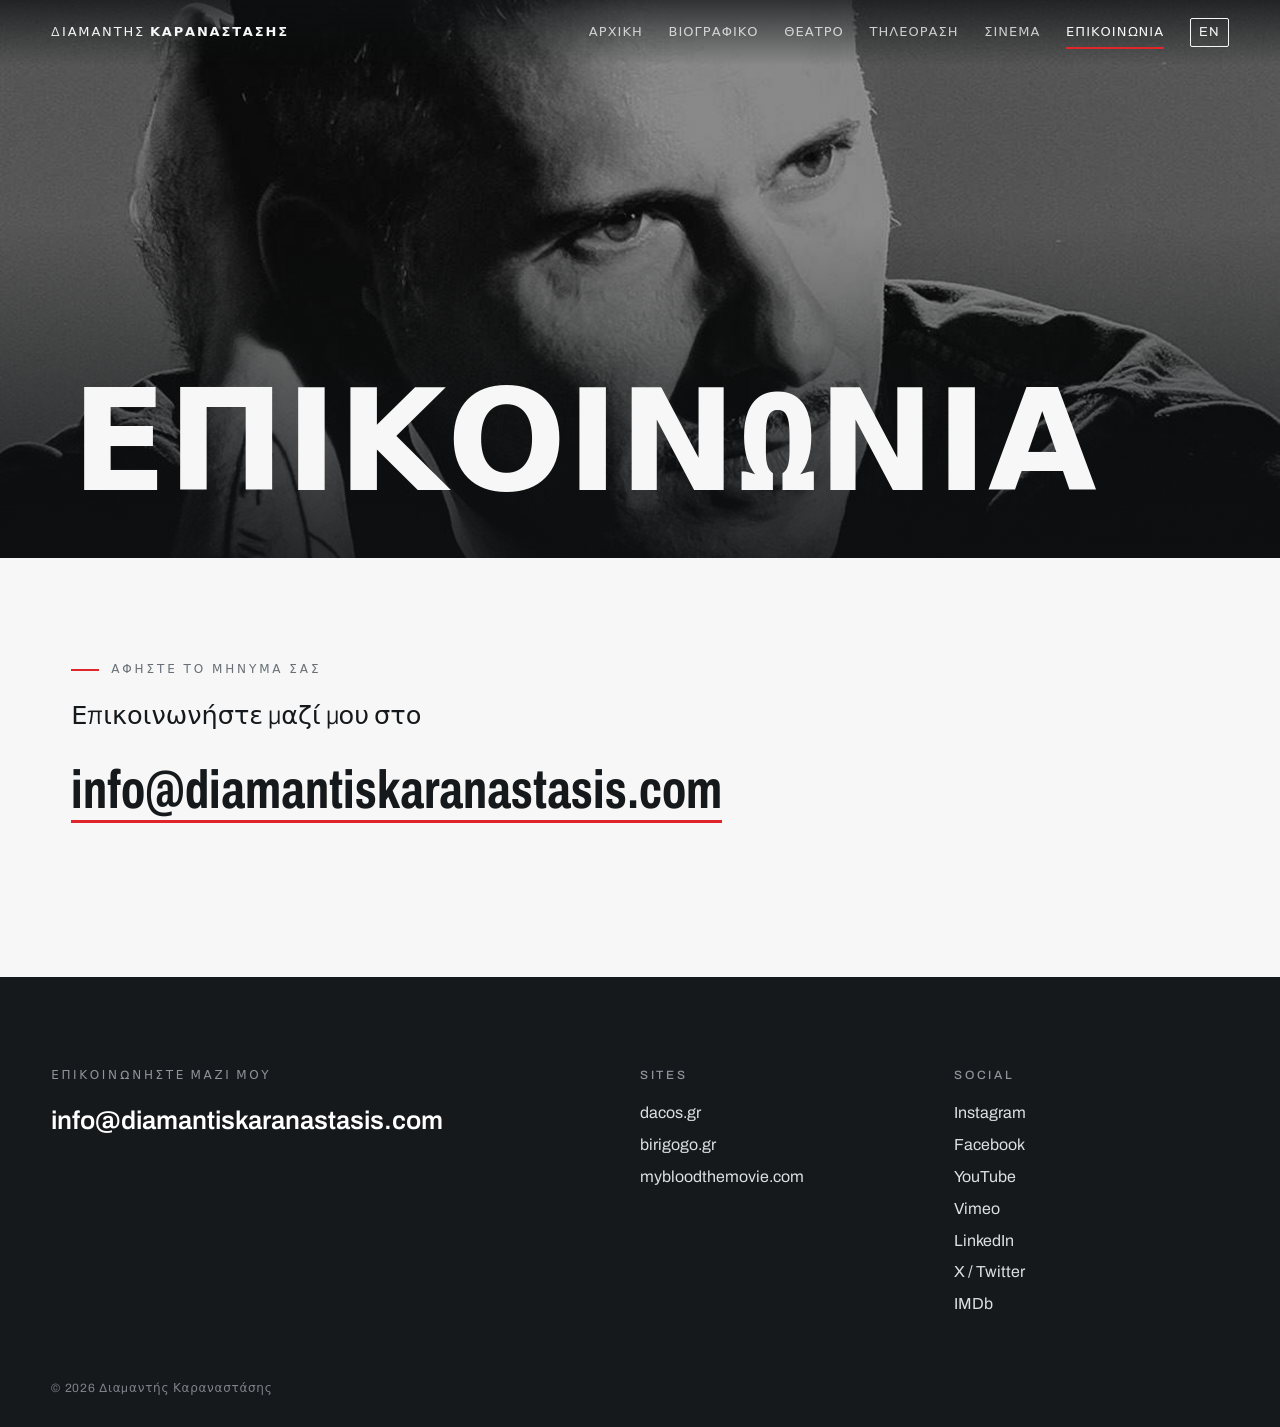
<file: epikoinonia/index.html>
<!doctype html>
<html lang="el">
<head>
<meta charset="utf-8">
<meta name="viewport" content="width=device-width,initial-scale=1">
<title>Επικοινωνία | Διαμαντής Καραναστάσης</title>
<meta name="description" content="Ο Διαμαντής Καραναστάσης είναι ηθοποιός σε θέατρο και τηλεόραση, σκηνοθέτης, βραβευμένος κινηματογραφιστής &amp; διακεκριμένος voice-over artist.">
<link rel="canonical" href="https://diamantiskaranastasis.com/epikoinonia/">
<link rel="alternate" hreflang="el" href="https://diamantiskaranastasis.com/epikoinonia/">
<link rel="alternate" hreflang="en" href="https://diamantiskaranastasis.com/en/contact/">
<meta property="og:title" content="Επικοινωνία | Διαμαντής Καραναστάσης">
<meta property="og:description" content="Ο Διαμαντής Καραναστάσης είναι ηθοποιός σε θέατρο και τηλεόραση, σκηνοθέτης, βραβευμένος κινηματογραφιστής &amp; διακεκριμένος voice-over artist.">
<meta property="og:image" content="https://diamantiskaranastasis.com/img/hero.jpg">
<meta property="og:type" content="website">
<link rel="icon" href="/img/favicon.svg" type="image/svg+xml">
<link rel="preconnect" href="https://fonts.googleapis.com">
<link rel="preconnect" href="https://fonts.gstatic.com" crossorigin>
<link href="https://fonts.googleapis.com/css2?family=Archivo:ital,wdth,wght@0,62..125,300..800;1,62..125,300..800&display=swap" rel="stylesheet">
<link rel="stylesheet" href="/style.css">
</head>
<body class="page-contact">
<a class="skip" href="#main">Μετάβαση στο περιεχόμενο</a>
<header class="top">
  <a class="mark" href="/"><span>Διαμαντής</span> <b>Καραναστάσης</b></a>
  <button class="burger" aria-expanded="false" aria-controls="nav" aria-label="Menu"><i></i><i></i></button>
  <nav id="nav"><a href="/">Αρχική</a><a href="/biografiko/">Βιογραφικό</a><a href="/theatro/">Θέατρο</a><a href="/tileorasi/">Τηλεόραση</a><a href="/kinimatografos/">Σινεμά</a><a href="/epikoinonia/" aria-current="page">Επικοινωνία</a><a class="lang" href="/en/contact/" hreflang="en" lang="en">EN</a></nav>
</header>
<main id="main">

<section class="phead">
  <img src="/img/contact.jpg" alt="" fetchpriority="high">
  <div class="phead-txt wrap"><h1>Επικοινωνία</h1></div>
</section>
<section class="contact wrap">
  <p class="eyebrow">Αφήστε το μήνυμά σας</p>
  <p class="lede">Επικοινωνήστε μαζί μου στο</p>
  <a class="bigmail" href="mailto:info@diamantiskaranastasis.com">info@diamantiskaranastasis.com</a>
</section>
</main>
<footer class="foot">
  <div class="foot-grid">
    <div><h3>Επικοινωνήστε μαζί μου</h3><a class="mail" href="mailto:info@diamantiskaranastasis.com">info@diamantiskaranastasis.com</a></div>
    <div><h3>Sites</h3><ul><li><a href="https://dacos.gr" target="_blank" rel="noopener">dacos.gr</a></li><li><a href="https://birigogo.gr" target="_blank" rel="noopener">birigogo.gr</a></li><li><a href="https://mybloodthemovie.com" target="_blank" rel="noopener">mybloodthemovie.com</a></li></ul></div>
    <div><h3>Social</h3><ul><li><a href="https://www.instagram.com/diamond_karanastasis/" target="_blank" rel="noopener">Instagram</a></li><li><a href="https://www.facebook.com/diamantis.karanastasis/" target="_blank" rel="noopener">Facebook</a></li><li><a href="https://www.youtube.com/channel/UCJ98Gt_ZgGxIDcLVIK1UcEQ" target="_blank" rel="noopener">YouTube</a></li><li><a href="https://vimeo.com/user14352981" target="_blank" rel="noopener">Vimeo</a></li><li><a href="https://www.linkedin.com/in/diamantis-karanastasis-67392116/" target="_blank" rel="noopener">LinkedIn</a></li><li><a href="https://twitter.com/diamantis_kar" target="_blank" rel="noopener">X / Twitter</a></li><li><a href="https://www.imdb.com/name/nm1007350/" target="_blank" rel="noopener">IMDb</a></li></ul></div>
  </div>
  <p class="legal">© <span id="yr">2026</span> Διαμαντής Καραναστάσης</p>
</footer>
<script>
document.getElementById('yr').textContent=new Date().getFullYear();
const b=document.querySelector('.burger'),n=document.getElementById('nav');
b.addEventListener('click',()=>{const o=b.getAttribute('aria-expanded')==='true';b.setAttribute('aria-expanded',!o);document.body.classList.toggle('nav-open',!o);});
const io=new IntersectionObserver(es=>es.forEach(e=>{if(e.isIntersecting){e.target.classList.add('in');io.unobserve(e.target);}}),{rootMargin:'0px 0px -8% 0px'});
document.querySelectorAll('.reveal').forEach(el=>io.observe(el));

const st=document.querySelector('.strip');
let touched=false;
if(st){
 const step=()=>Math.max(st.clientWidth*0.8,280);
 document.querySelector('.slider .prev').onclick=()=>{touched=true;st.scrollBy({left:-step(),behavior:'smooth'});};
 document.querySelector('.slider .next').onclick=()=>{touched=true;st.scrollBy({left:step(),behavior:'smooth'});};
 const upd=()=>{document.querySelector('.slider .prev').disabled=st.scrollLeft<5;document.querySelector('.slider .next').disabled=st.scrollLeft+st.clientWidth>=st.scrollWidth-5;};
 st.addEventListener('scroll',upd,{passive:true});window.addEventListener('resize',upd);['pointerdown','wheel','touchstart','keydown'].forEach(ev=>st.addEventListener(ev,()=>touched=true,{passive:true}));st.querySelectorAll('img').forEach(i=>i.addEventListener('load',()=>{if(!touched)st.scrollLeft=0;upd();}));window.addEventListener('load',()=>{st.scrollLeft=0;upd();});st.scrollLeft=0;upd();
 const shots=[...st.querySelectorAll('.shot')],lb=document.querySelector('.lb'),li=lb.querySelector('img'),lc=lb.querySelector('.lb-c');let cur=0,x0=null;
 const show=i=>{cur=(i+shots.length)%shots.length;li.src=shots[cur].dataset.full;lc.textContent=(cur+1)+' / '+shots.length;};
 const open=i=>{show(i);lb.hidden=false;document.body.style.overflow='hidden';lb.querySelector('.lb-x').focus();};
 const close=()=>{lb.hidden=true;document.body.style.overflow='';shots[cur].focus();};
 shots.forEach((b,i)=>b.onclick=()=>open(i));
 lb.querySelector('.lb-x').onclick=close;lb.querySelector('.lb-p').onclick=e=>{e.stopPropagation();show(cur-1)};lb.querySelector('.lb-n').onclick=e=>{e.stopPropagation();show(cur+1)};
 lb.onclick=e=>{if(e.target===lb)close();};
 document.addEventListener('keydown',e=>{if(lb.hidden)return;if(e.key==='Escape')close();if(e.key==='ArrowLeft')show(cur-1);if(e.key==='ArrowRight')show(cur+1);});
 lb.addEventListener('touchstart',e=>{x0=e.touches[0].clientX},{passive:true});
 lb.addEventListener('touchend',e=>{if(x0===null)return;const d=e.changedTouches[0].clientX-x0;if(Math.abs(d)>50)show(cur+(d<0?1:-1));x0=null;});
}
</script>
</body>
</html>
</file>
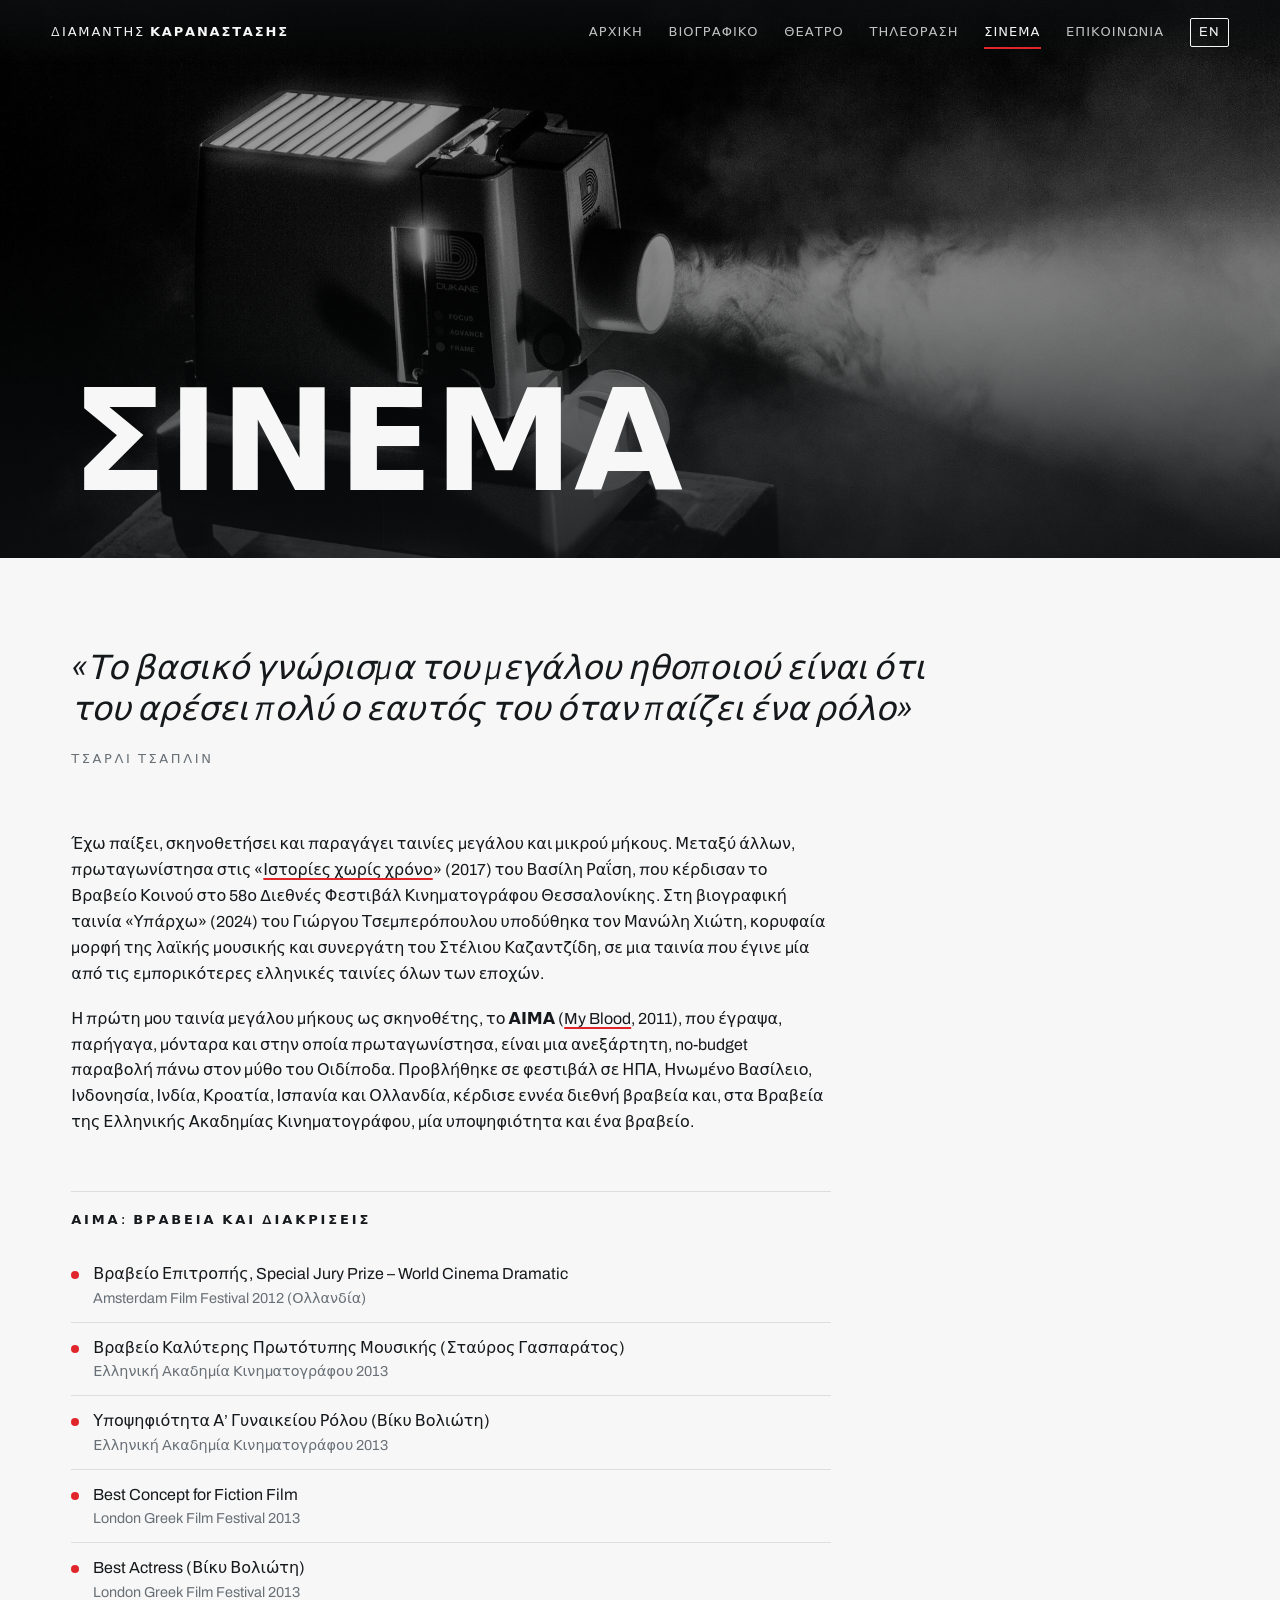
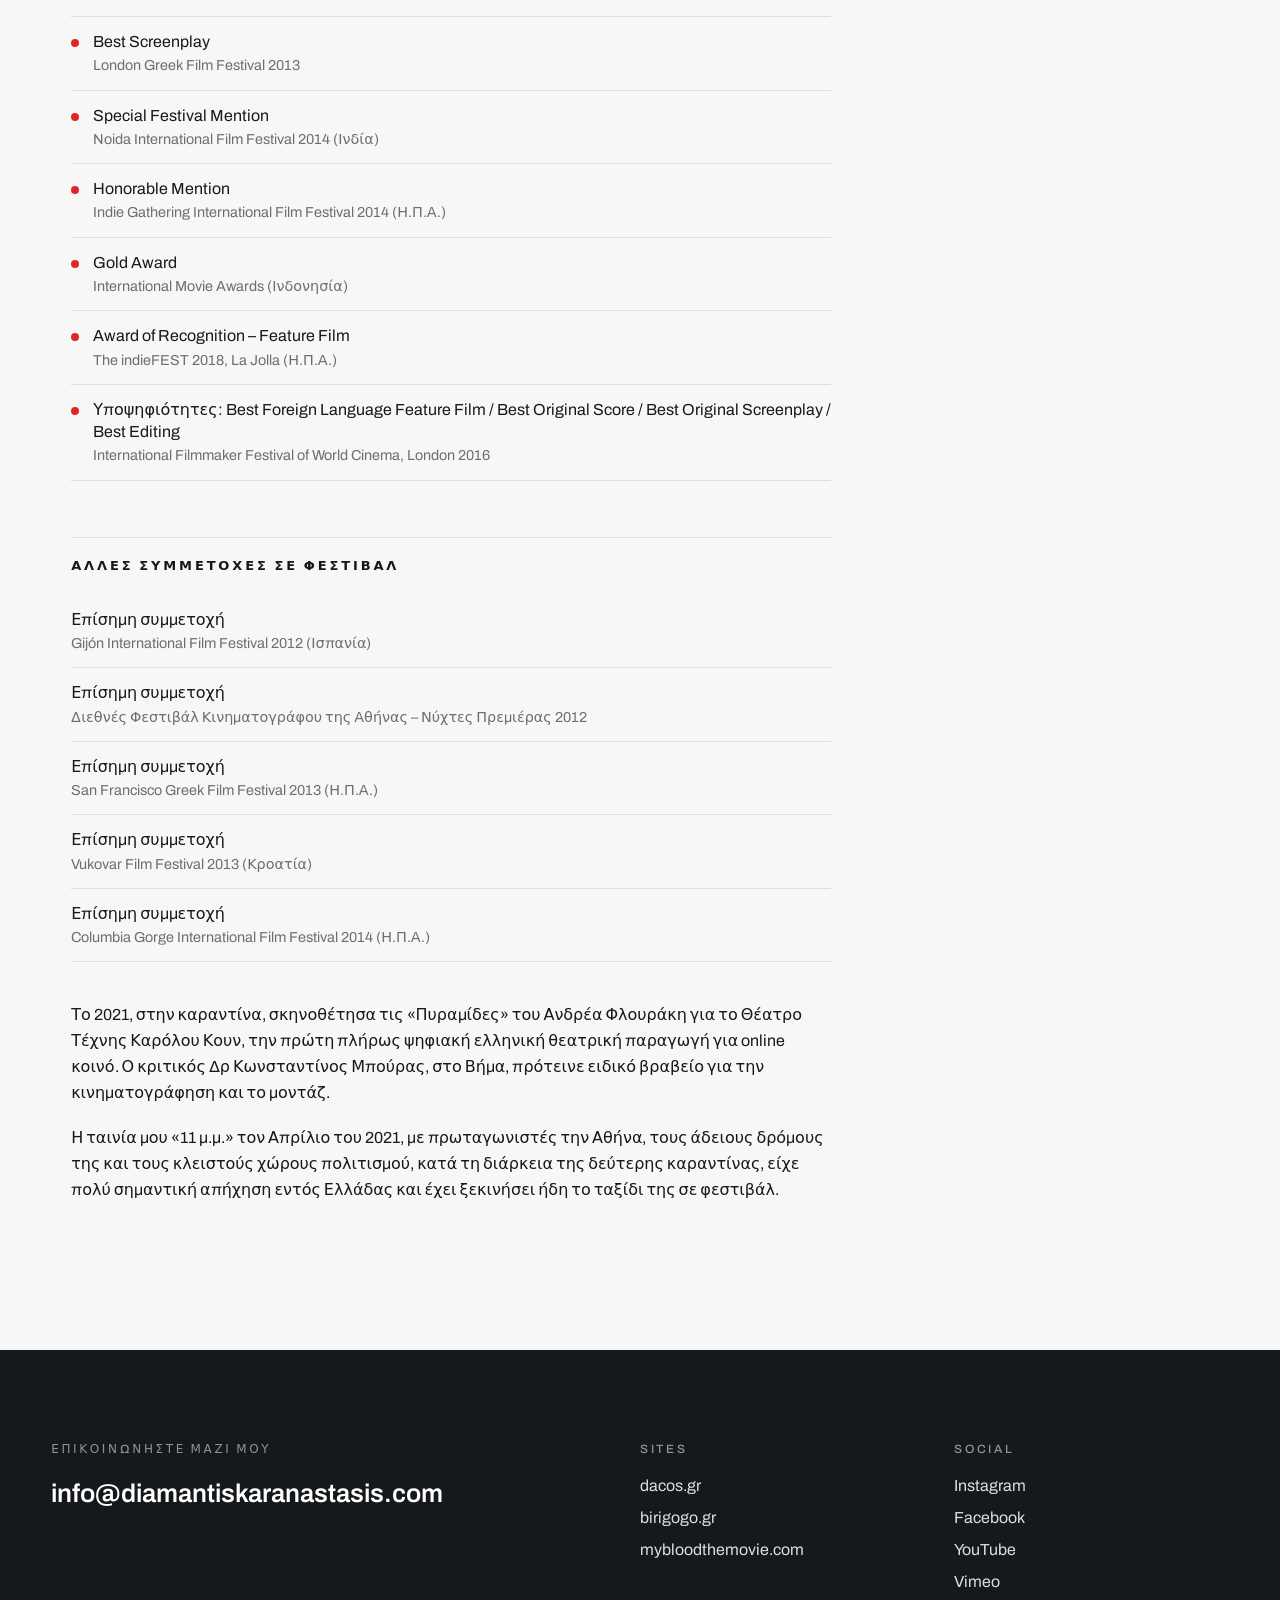
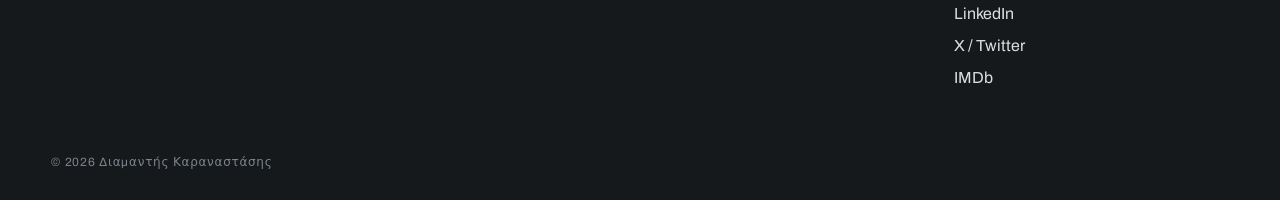
<file: kinimatografos/index.html>
<!doctype html>
<html lang="el">
<head>
<meta charset="utf-8">
<meta name="viewport" content="width=device-width,initial-scale=1">
<title>Σινεμά | Διαμαντής Καραναστάσης</title>
<meta name="description" content="Ο Διαμαντής Καραναστάσης είναι ηθοποιός σε θέατρο και τηλεόραση, σκηνοθέτης, βραβευμένος κινηματογραφιστής &amp; διακεκριμένος voice-over artist.">
<link rel="canonical" href="https://diamantiskaranastasis.com/kinimatografos/">
<link rel="alternate" hreflang="el" href="https://diamantiskaranastasis.com/kinimatografos/">
<link rel="alternate" hreflang="en" href="https://diamantiskaranastasis.com/en/cinema/">
<meta property="og:title" content="Σινεμά | Διαμαντής Καραναστάσης">
<meta property="og:description" content="Ο Διαμαντής Καραναστάσης είναι ηθοποιός σε θέατρο και τηλεόραση, σκηνοθέτης, βραβευμένος κινηματογραφιστής &amp; διακεκριμένος voice-over artist.">
<meta property="og:image" content="https://diamantiskaranastasis.com/img/hero.jpg">
<meta property="og:type" content="website">
<link rel="icon" href="/img/favicon.svg" type="image/svg+xml">
<link rel="preconnect" href="https://fonts.googleapis.com">
<link rel="preconnect" href="https://fonts.gstatic.com" crossorigin>
<link href="https://fonts.googleapis.com/css2?family=Archivo:ital,wdth,wght@0,62..125,300..800;1,62..125,300..800&display=swap" rel="stylesheet">
<link rel="stylesheet" href="/style.css">
</head>
<body class="page-cinema">
<a class="skip" href="#main">Μετάβαση στο περιεχόμενο</a>
<header class="top">
  <a class="mark" href="/"><span>Διαμαντής</span> <b>Καραναστάσης</b></a>
  <button class="burger" aria-expanded="false" aria-controls="nav" aria-label="Menu"><i></i><i></i></button>
  <nav id="nav"><a href="/">Αρχική</a><a href="/biografiko/">Βιογραφικό</a><a href="/theatro/">Θέατρο</a><a href="/tileorasi/">Τηλεόραση</a><a href="/kinimatografos/" aria-current="page">Σινεμά</a><a href="/epikoinonia/">Επικοινωνία</a><a class="lang" href="/en/cinema/" hreflang="en" lang="en">EN</a></nav>
</header>
<main id="main">

<section class="phead">
  <img src="/img/cinema.jpg" alt="" fetchpriority="high">
  <div class="phead-txt wrap"><h1>Σινεμά</h1></div>
</section>
<section class="epi wrap reveal"><blockquote>«Το βασικό γνώρισμα του μεγάλου ηθοποιού είναι ότι του αρέσει πολύ ο εαυτός του όταν παίζει ένα ρόλο»<cite>Τσάρλι Τσάπλιν</cite></blockquote></section>
<article class="prose wrap"><p>Έχω παίξει, σκηνοθετήσει και παραγάγει ταινίες μεγάλου και μικρού μήκους. Μεταξύ άλλων, πρωταγωνίστησα στις «<a href="https://www.imdb.com/title/tt8220786/" target="_blank" rel="noopener">Ιστορίες χωρίς χρόνο</a>» (2017) του Βασίλη Ραΐση, που κέρδισαν το Βραβείο Κοινού στο 58ο Διεθνές Φεστιβάλ Κινηματογράφου Θεσσαλονίκης. Στη βιογραφική ταινία «Υπάρχω» (2024) του Γιώργου Τσεμπερόπουλου υποδύθηκα τον Μανώλη Χιώτη, κορυφαία μορφή της λαϊκής μουσικής και συνεργάτη του Στέλιου Καζαντζίδη, σε μια ταινία που έγινε μία από τις εμπορικότερες ελληνικές ταινίες όλων των εποχών.</p><p>Η πρώτη μου ταινία μεγάλου μήκους ως σκηνοθέτης, το <b>ΑΙΜΑ</b> (<a href="https://mybloodthemovie.com" target="_blank" rel="noopener">My Blood</a>, 2011), που έγραψα, παρήγαγα, μόνταρα και στην οποία πρωταγωνίστησα, είναι μια ανεξάρτητη, no-budget παραβολή πάνω στον μύθο του Οιδίποδα. Προβλήθηκε σε φεστιβάλ σε ΗΠΑ, Ηνωμένο Βασίλειο, Ινδονησία, Ινδία, Κροατία, Ισπανία και Ολλανδία, κέρδισε εννέα διεθνή βραβεία και, στα Βραβεία της Ελληνικής Ακαδημίας Κινηματογράφου, μία υποψηφιότητα και ένα βραβείο.</p><h2 class="sub">ΑΙΜΑ: βραβεία και διακρίσεις</h2><ul class="credits awards"><li>Βραβείο Επιτροπής, Special Jury Prize – World Cinema Dramatic<span>Amsterdam Film Festival 2012 (Ολλανδία)</span></li><li>Βραβείο Καλύτερης Πρωτότυπης Μουσικής (Σταύρος Γασπαράτος)<span>Ελληνική Ακαδημία Κινηματογράφου 2013</span></li><li>Υποψηφιότητα Α’ Γυναικείου Ρόλου (Βίκυ Βολιώτη)<span>Ελληνική Ακαδημία Κινηματογράφου 2013</span></li><li>Best Concept for Fiction Film<span>London Greek Film Festival 2013</span></li><li>Best Actress (Βίκυ Βολιώτη)<span>London Greek Film Festival 2013</span></li><li>Best Screenplay<span>London Greek Film Festival 2013</span></li><li>Special Festival Mention<span>Noida International Film Festival 2014 (Ινδία)</span></li><li>Honorable Mention<span>Indie Gathering International Film Festival 2014 (Η.Π.Α.)</span></li><li>Gold Award<span>International Movie Awards (Ινδονησία)</span></li><li>Award of Recognition – Feature Film<span>The indieFEST 2018, La Jolla (Η.Π.Α.)</span></li><li>Υποψηφιότητες: Best Foreign Language Feature Film / Best Original Score / Best Original Screenplay / Best Editing<span>International Filmmaker Festival of World Cinema, London 2016</span></li></ul><h2 class="sub">Άλλες συμμετοχές σε φεστιβάλ</h2><ul class="credits"><li>Επίσημη συμμετοχή<span>Gijón International Film Festival 2012 (Ισπανία)</span></li><li>Επίσημη συμμετοχή<span>Διεθνές Φεστιβάλ Κινηματογράφου της Αθήνας – Νύχτες Πρεμιέρας 2012</span></li><li>Επίσημη συμμετοχή<span>San Francisco Greek Film Festival 2013 (Η.Π.Α.)</span></li><li>Επίσημη συμμετοχή<span>Vukovar Film Festival 2013 (Κροατία)</span></li><li>Επίσημη συμμετοχή<span>Columbia Gorge International Film Festival 2014 (Η.Π.Α.)</span></li></ul><p>Το 2021, στην καραντίνα, σκηνοθέτησα τις «Πυραμίδες» του Ανδρέα Φλουράκη για το Θέατρο Τέχνης Καρόλου Κουν, την πρώτη πλήρως ψηφιακή ελληνική θεατρική παραγωγή για online κοινό. Ο κριτικός Δρ Κωνσταντίνος Μπούρας, στο Βήμα, πρότεινε ειδικό βραβείο για την κινηματογράφηση και το μοντάζ.</p><p>Η ταινία μου «11 μ.μ.» τον Απρίλιο του 2021, με πρωταγωνιστές την Αθήνα, τους άδειους δρόμους της και τους κλειστούς χώρους πολιτισμού, κατά τη διάρκεια της δεύτερης καραντίνας, είχε πολύ σημαντική απήχηση εντός Ελλάδας και έχει ξεκινήσει ήδη το ταξίδι της σε φεστιβάλ.</p></article>
</main>
<footer class="foot">
  <div class="foot-grid">
    <div><h3>Επικοινωνήστε μαζί μου</h3><a class="mail" href="mailto:info@diamantiskaranastasis.com">info@diamantiskaranastasis.com</a></div>
    <div><h3>Sites</h3><ul><li><a href="https://dacos.gr" target="_blank" rel="noopener">dacos.gr</a></li><li><a href="https://birigogo.gr" target="_blank" rel="noopener">birigogo.gr</a></li><li><a href="https://mybloodthemovie.com" target="_blank" rel="noopener">mybloodthemovie.com</a></li></ul></div>
    <div><h3>Social</h3><ul><li><a href="https://www.instagram.com/diamond_karanastasis/" target="_blank" rel="noopener">Instagram</a></li><li><a href="https://www.facebook.com/diamantis.karanastasis/" target="_blank" rel="noopener">Facebook</a></li><li><a href="https://www.youtube.com/channel/UCJ98Gt_ZgGxIDcLVIK1UcEQ" target="_blank" rel="noopener">YouTube</a></li><li><a href="https://vimeo.com/user14352981" target="_blank" rel="noopener">Vimeo</a></li><li><a href="https://www.linkedin.com/in/diamantis-karanastasis-67392116/" target="_blank" rel="noopener">LinkedIn</a></li><li><a href="https://twitter.com/diamantis_kar" target="_blank" rel="noopener">X / Twitter</a></li><li><a href="https://www.imdb.com/name/nm1007350/" target="_blank" rel="noopener">IMDb</a></li></ul></div>
  </div>
  <p class="legal">© <span id="yr">2026</span> Διαμαντής Καραναστάσης</p>
</footer>
<script>
document.getElementById('yr').textContent=new Date().getFullYear();
const b=document.querySelector('.burger'),n=document.getElementById('nav');
b.addEventListener('click',()=>{const o=b.getAttribute('aria-expanded')==='true';b.setAttribute('aria-expanded',!o);document.body.classList.toggle('nav-open',!o);});
const io=new IntersectionObserver(es=>es.forEach(e=>{if(e.isIntersecting){e.target.classList.add('in');io.unobserve(e.target);}}),{rootMargin:'0px 0px -8% 0px'});
document.querySelectorAll('.reveal').forEach(el=>io.observe(el));

const st=document.querySelector('.strip');
let touched=false;
if(st){
 const step=()=>Math.max(st.clientWidth*0.8,280);
 document.querySelector('.slider .prev').onclick=()=>{touched=true;st.scrollBy({left:-step(),behavior:'smooth'});};
 document.querySelector('.slider .next').onclick=()=>{touched=true;st.scrollBy({left:step(),behavior:'smooth'});};
 const upd=()=>{document.querySelector('.slider .prev').disabled=st.scrollLeft<5;document.querySelector('.slider .next').disabled=st.scrollLeft+st.clientWidth>=st.scrollWidth-5;};
 st.addEventListener('scroll',upd,{passive:true});window.addEventListener('resize',upd);['pointerdown','wheel','touchstart','keydown'].forEach(ev=>st.addEventListener(ev,()=>touched=true,{passive:true}));st.querySelectorAll('img').forEach(i=>i.addEventListener('load',()=>{if(!touched)st.scrollLeft=0;upd();}));window.addEventListener('load',()=>{st.scrollLeft=0;upd();});st.scrollLeft=0;upd();
 const shots=[...st.querySelectorAll('.shot')],lb=document.querySelector('.lb'),li=lb.querySelector('img'),lc=lb.querySelector('.lb-c');let cur=0,x0=null;
 const show=i=>{cur=(i+shots.length)%shots.length;li.src=shots[cur].dataset.full;lc.textContent=(cur+1)+' / '+shots.length;};
 const open=i=>{show(i);lb.hidden=false;document.body.style.overflow='hidden';lb.querySelector('.lb-x').focus();};
 const close=()=>{lb.hidden=true;document.body.style.overflow='';shots[cur].focus();};
 shots.forEach((b,i)=>b.onclick=()=>open(i));
 lb.querySelector('.lb-x').onclick=close;lb.querySelector('.lb-p').onclick=e=>{e.stopPropagation();show(cur-1)};lb.querySelector('.lb-n').onclick=e=>{e.stopPropagation();show(cur+1)};
 lb.onclick=e=>{if(e.target===lb)close();};
 document.addEventListener('keydown',e=>{if(lb.hidden)return;if(e.key==='Escape')close();if(e.key==='ArrowLeft')show(cur-1);if(e.key==='ArrowRight')show(cur+1);});
 lb.addEventListener('touchstart',e=>{x0=e.touches[0].clientX},{passive:true});
 lb.addEventListener('touchend',e=>{if(x0===null)return;const d=e.changedTouches[0].clientX-x0;if(Math.abs(d)>50)show(cur+(d<0?1:-1));x0=null;});
}
</script>
</body>
</html>
</file>
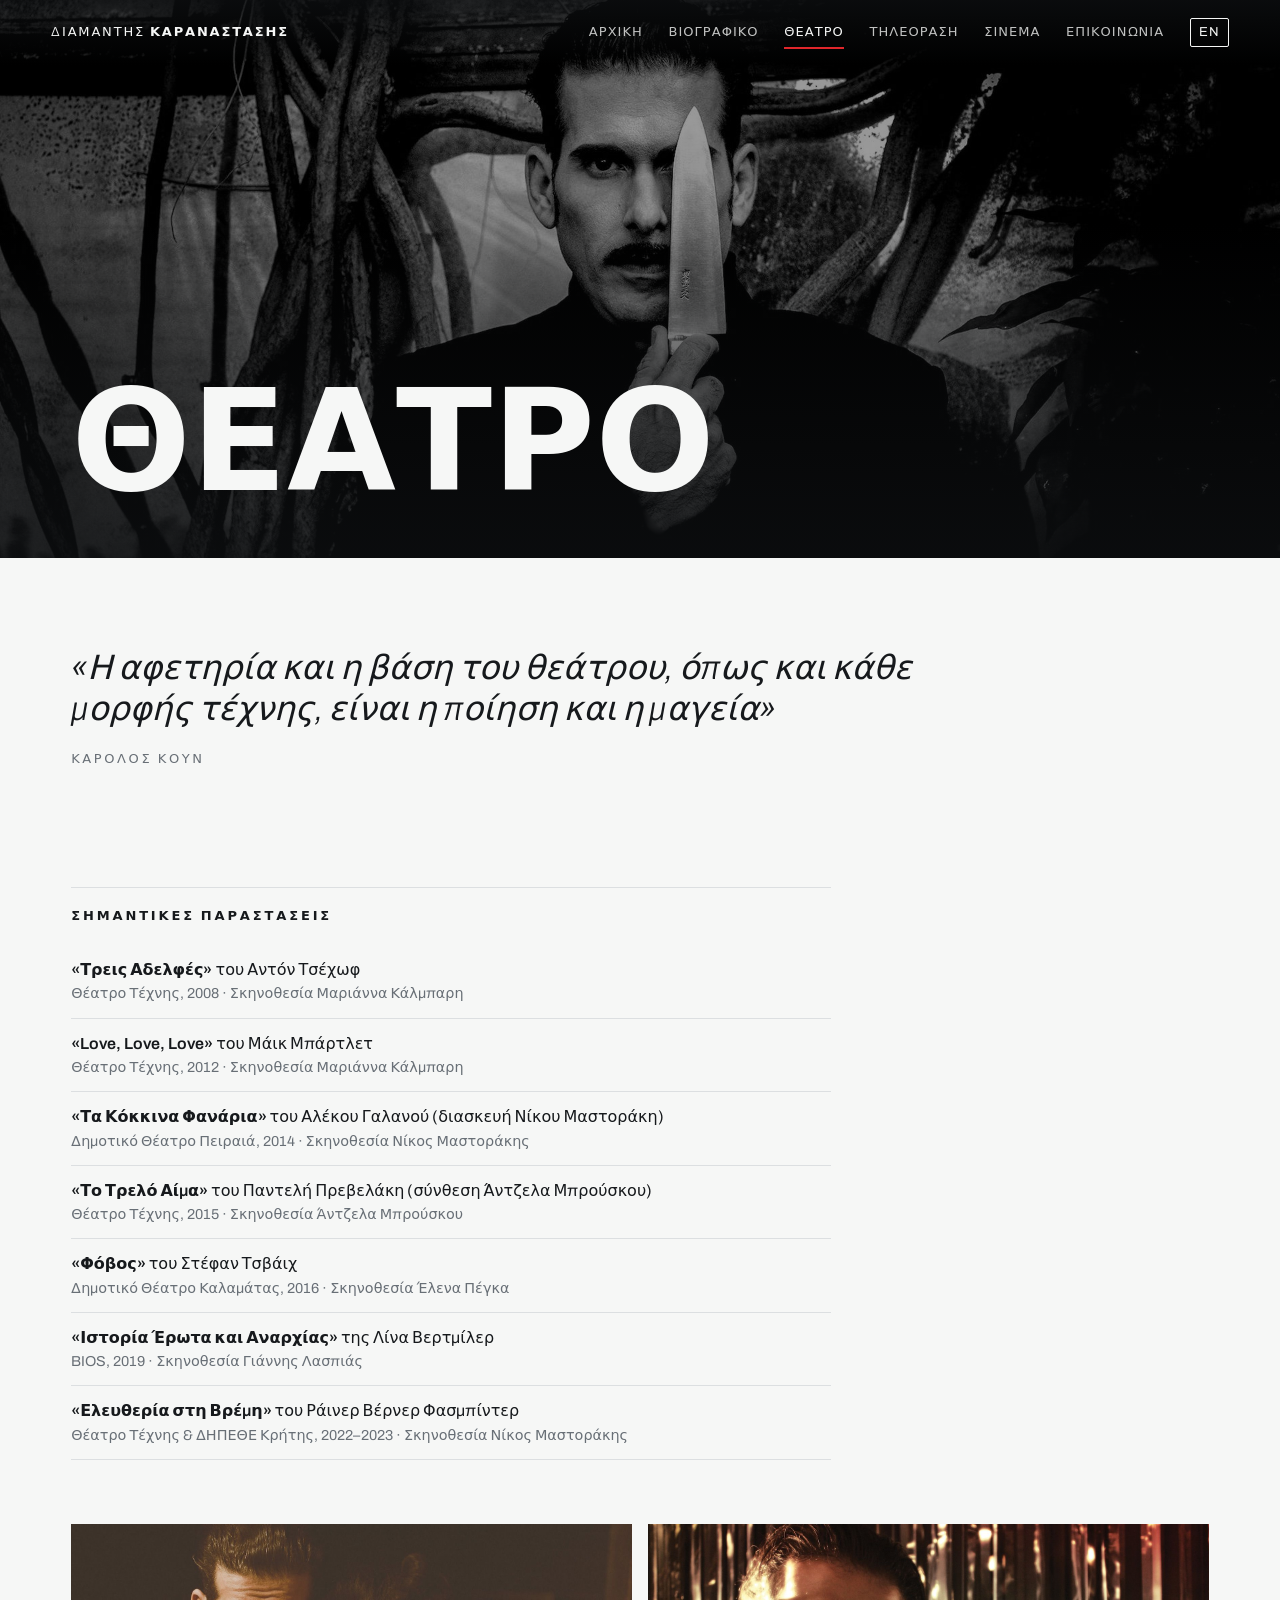
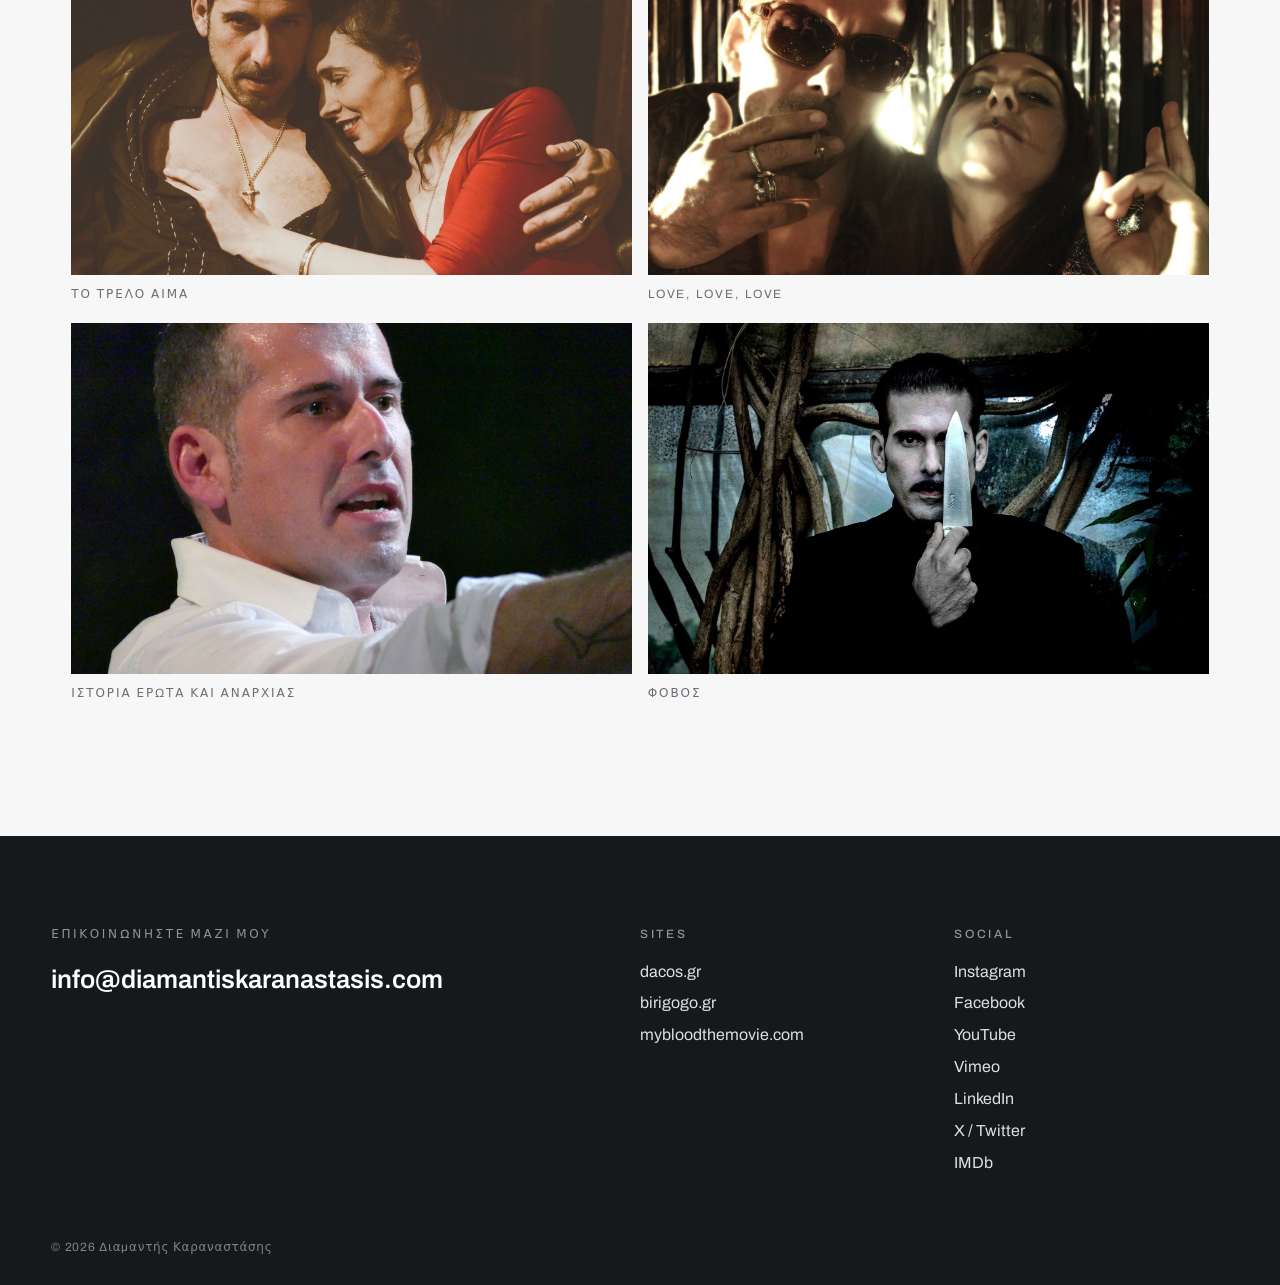
<file: theatro/index.html>
<!doctype html>
<html lang="el">
<head>
<meta charset="utf-8">
<meta name="viewport" content="width=device-width,initial-scale=1">
<title>Θέατρο | Διαμαντής Καραναστάσης</title>
<meta name="description" content="Ο Διαμαντής Καραναστάσης είναι ηθοποιός σε θέατρο και τηλεόραση, σκηνοθέτης, βραβευμένος κινηματογραφιστής &amp; διακεκριμένος voice-over artist.">
<link rel="canonical" href="https://diamantiskaranastasis.com/theatro/">
<link rel="alternate" hreflang="el" href="https://diamantiskaranastasis.com/theatro/">
<link rel="alternate" hreflang="en" href="https://diamantiskaranastasis.com/en/theatre/">
<meta property="og:title" content="Θέατρο | Διαμαντής Καραναστάσης">
<meta property="og:description" content="Ο Διαμαντής Καραναστάσης είναι ηθοποιός σε θέατρο και τηλεόραση, σκηνοθέτης, βραβευμένος κινηματογραφιστής &amp; διακεκριμένος voice-over artist.">
<meta property="og:image" content="https://diamantiskaranastasis.com/img/hero.jpg">
<meta property="og:type" content="website">
<link rel="icon" href="/img/favicon.svg" type="image/svg+xml">
<link rel="preconnect" href="https://fonts.googleapis.com">
<link rel="preconnect" href="https://fonts.gstatic.com" crossorigin>
<link href="https://fonts.googleapis.com/css2?family=Archivo:ital,wdth,wght@0,62..125,300..800;1,62..125,300..800&display=swap" rel="stylesheet">
<link rel="stylesheet" href="/style.css">
</head>
<body class="page-theatre">
<a class="skip" href="#main">Μετάβαση στο περιεχόμενο</a>
<header class="top">
  <a class="mark" href="/"><span>Διαμαντής</span> <b>Καραναστάσης</b></a>
  <button class="burger" aria-expanded="false" aria-controls="nav" aria-label="Menu"><i></i><i></i></button>
  <nav id="nav"><a href="/">Αρχική</a><a href="/biografiko/">Βιογραφικό</a><a href="/theatro/" aria-current="page">Θέατρο</a><a href="/tileorasi/">Τηλεόραση</a><a href="/kinimatografos/">Σινεμά</a><a href="/epikoinonia/">Επικοινωνία</a><a class="lang" href="/en/theatre/" hreflang="en" lang="en">EN</a></nav>
</header>
<main id="main">

<section class="phead">
  <img src="/img/theatre.jpg" alt="" fetchpriority="high">
  <div class="phead-txt wrap"><h1>Θέατρο</h1></div>
</section>
<section class="epi wrap reveal"><blockquote>«Η αφετηρία και η βάση του θεάτρου, όπως και κάθε μορφής τέχνης, είναι η ποίηση και η μαγεία»<cite>Κάρολος Κουν</cite></blockquote></section>
<article class="prose wrap"><h2 class="sub">Σημαντικές παραστάσεις</h2><ul class="credits"><li><b>«Τρεις Αδελφές»</b> του Αντόν Τσέχωφ<span>Θέατρο Τέχνης, 2008 · Σκηνοθεσία Μαριάννα Κάλμπαρη</span></li><li><b>«Love, Love, Love»</b> του Μάικ Μπάρτλετ<span>Θέατρο Τέχνης, 2012 · Σκηνοθεσία Μαριάννα Κάλμπαρη</span></li><li><b>«Τα Κόκκινα Φανάρια»</b> του Αλέκου Γαλανού (διασκευή Νίκου Μαστοράκη)<span>Δημοτικό Θέατρο Πειραιά, 2014 · Σκηνοθεσία Νίκος Μαστοράκης</span></li><li><b>«Το Τρελό Αίμα»</b> του Παντελή Πρεβελάκη (σύνθεση Άντζελα Μπρούσκου)<span>Θέατρο Τέχνης, 2015 · Σκηνοθεσία Άντζελα Μπρούσκου</span></li><li><b>«Φόβος»</b> του Στέφαν Τσβάιχ<span>Δημοτικό Θέατρο Καλαμάτας, 2016 · Σκηνοθεσία Έλενα Πέγκα</span></li><li><b>«Ιστορία Έρωτα και Αναρχίας»</b> της Λίνα Βερτμίλερ<span>BIOS, 2019 · Σκηνοθεσία Γιάννης Λασπιάς</span></li><li><b>«Ελευθερία στη Βρέμη»</b> του Ράινερ Βέρνερ Φασμπίντερ<span>Θέατρο Τέχνης &amp; ΔΗΠΕΘΕ Κρήτης, 2022–2023 · Σκηνοθεσία Νίκος Μαστοράκης</span></li></ul><div class="gallery"><figure class="reveal"><img src="/img/p-trelo-aima.jpg" alt="Το Τρελό Αίμα" loading="lazy"><figcaption>Το Τρελό Αίμα</figcaption></figure><figure class="reveal"><img src="/img/p-love.jpg" alt="Love, Love, Love" loading="lazy"><figcaption>Love, Love, Love</figcaption></figure><figure class="reveal"><img src="/img/p-anarchia.jpg" alt="Ιστορία Έρωτα και Αναρχίας" loading="lazy"><figcaption>Ιστορία Έρωτα και Αναρχίας</figcaption></figure><figure class="reveal"><img src="/img/p-fovos.jpg" alt="Φόβος" loading="lazy"><figcaption>Φόβος</figcaption></figure></div></article>
</main>
<footer class="foot">
  <div class="foot-grid">
    <div><h3>Επικοινωνήστε μαζί μου</h3><a class="mail" href="mailto:info@diamantiskaranastasis.com">info@diamantiskaranastasis.com</a></div>
    <div><h3>Sites</h3><ul><li><a href="https://dacos.gr" target="_blank" rel="noopener">dacos.gr</a></li><li><a href="https://birigogo.gr" target="_blank" rel="noopener">birigogo.gr</a></li><li><a href="https://mybloodthemovie.com" target="_blank" rel="noopener">mybloodthemovie.com</a></li></ul></div>
    <div><h3>Social</h3><ul><li><a href="https://www.instagram.com/diamond_karanastasis/" target="_blank" rel="noopener">Instagram</a></li><li><a href="https://www.facebook.com/diamantis.karanastasis/" target="_blank" rel="noopener">Facebook</a></li><li><a href="https://www.youtube.com/channel/UCJ98Gt_ZgGxIDcLVIK1UcEQ" target="_blank" rel="noopener">YouTube</a></li><li><a href="https://vimeo.com/user14352981" target="_blank" rel="noopener">Vimeo</a></li><li><a href="https://www.linkedin.com/in/diamantis-karanastasis-67392116/" target="_blank" rel="noopener">LinkedIn</a></li><li><a href="https://twitter.com/diamantis_kar" target="_blank" rel="noopener">X / Twitter</a></li><li><a href="https://www.imdb.com/name/nm1007350/" target="_blank" rel="noopener">IMDb</a></li></ul></div>
  </div>
  <p class="legal">© <span id="yr">2026</span> Διαμαντής Καραναστάσης</p>
</footer>
<script>
document.getElementById('yr').textContent=new Date().getFullYear();
const b=document.querySelector('.burger'),n=document.getElementById('nav');
b.addEventListener('click',()=>{const o=b.getAttribute('aria-expanded')==='true';b.setAttribute('aria-expanded',!o);document.body.classList.toggle('nav-open',!o);});
const io=new IntersectionObserver(es=>es.forEach(e=>{if(e.isIntersecting){e.target.classList.add('in');io.unobserve(e.target);}}),{rootMargin:'0px 0px -8% 0px'});
document.querySelectorAll('.reveal').forEach(el=>io.observe(el));

const st=document.querySelector('.strip');
let touched=false;
if(st){
 const step=()=>Math.max(st.clientWidth*0.8,280);
 document.querySelector('.slider .prev').onclick=()=>{touched=true;st.scrollBy({left:-step(),behavior:'smooth'});};
 document.querySelector('.slider .next').onclick=()=>{touched=true;st.scrollBy({left:step(),behavior:'smooth'});};
 const upd=()=>{document.querySelector('.slider .prev').disabled=st.scrollLeft<5;document.querySelector('.slider .next').disabled=st.scrollLeft+st.clientWidth>=st.scrollWidth-5;};
 st.addEventListener('scroll',upd,{passive:true});window.addEventListener('resize',upd);['pointerdown','wheel','touchstart','keydown'].forEach(ev=>st.addEventListener(ev,()=>touched=true,{passive:true}));st.querySelectorAll('img').forEach(i=>i.addEventListener('load',()=>{if(!touched)st.scrollLeft=0;upd();}));window.addEventListener('load',()=>{st.scrollLeft=0;upd();});st.scrollLeft=0;upd();
 const shots=[...st.querySelectorAll('.shot')],lb=document.querySelector('.lb'),li=lb.querySelector('img'),lc=lb.querySelector('.lb-c');let cur=0,x0=null;
 const show=i=>{cur=(i+shots.length)%shots.length;li.src=shots[cur].dataset.full;lc.textContent=(cur+1)+' / '+shots.length;};
 const open=i=>{show(i);lb.hidden=false;document.body.style.overflow='hidden';lb.querySelector('.lb-x').focus();};
 const close=()=>{lb.hidden=true;document.body.style.overflow='';shots[cur].focus();};
 shots.forEach((b,i)=>b.onclick=()=>open(i));
 lb.querySelector('.lb-x').onclick=close;lb.querySelector('.lb-p').onclick=e=>{e.stopPropagation();show(cur-1)};lb.querySelector('.lb-n').onclick=e=>{e.stopPropagation();show(cur+1)};
 lb.onclick=e=>{if(e.target===lb)close();};
 document.addEventListener('keydown',e=>{if(lb.hidden)return;if(e.key==='Escape')close();if(e.key==='ArrowLeft')show(cur-1);if(e.key==='ArrowRight')show(cur+1);});
 lb.addEventListener('touchstart',e=>{x0=e.touches[0].clientX},{passive:true});
 lb.addEventListener('touchend',e=>{if(x0===null)return;const d=e.changedTouches[0].clientX-x0;if(Math.abs(d)>50)show(cur+(d<0?1:-1));x0=null;});
}
</script>
</body>
</html>
</file>
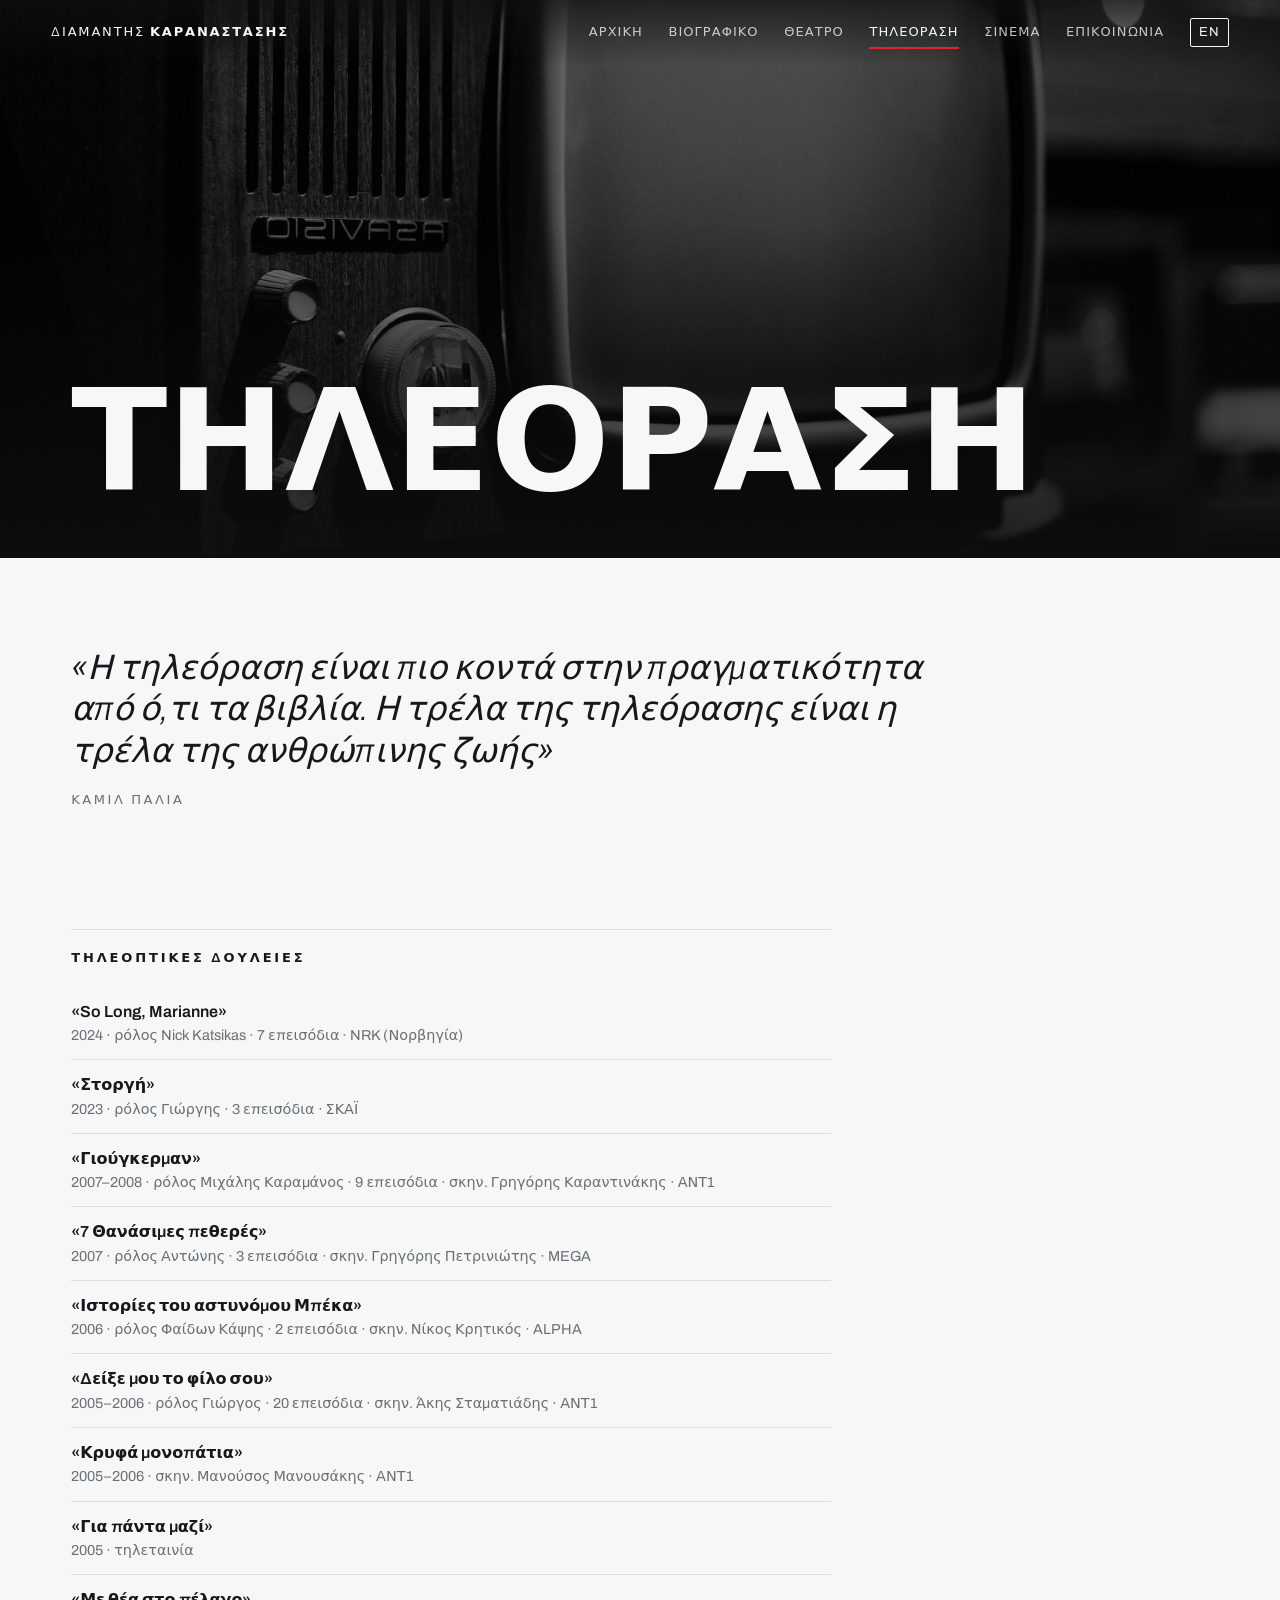
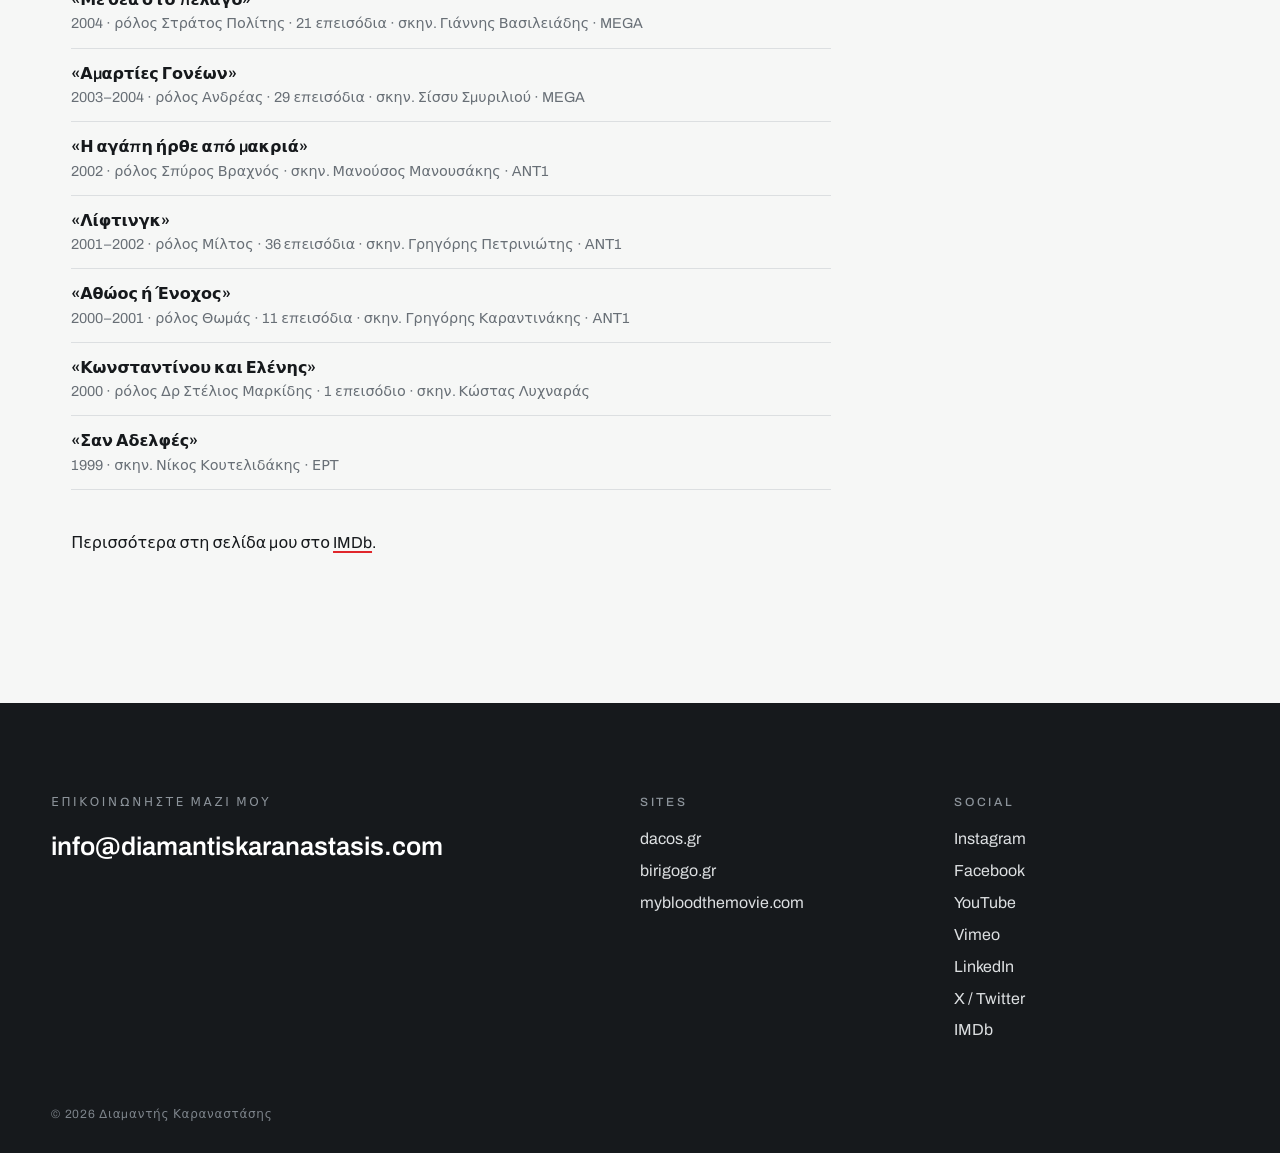
<file: tileorasi/index.html>
<!doctype html>
<html lang="el">
<head>
<meta charset="utf-8">
<meta name="viewport" content="width=device-width,initial-scale=1">
<title>Τηλεόραση | Διαμαντής Καραναστάσης</title>
<meta name="description" content="Ο Διαμαντής Καραναστάσης είναι ηθοποιός σε θέατρο και τηλεόραση, σκηνοθέτης, βραβευμένος κινηματογραφιστής &amp; διακεκριμένος voice-over artist.">
<link rel="canonical" href="https://diamantiskaranastasis.com/tileorasi/">
<link rel="alternate" hreflang="el" href="https://diamantiskaranastasis.com/tileorasi/">
<link rel="alternate" hreflang="en" href="https://diamantiskaranastasis.com/en/television/">
<meta property="og:title" content="Τηλεόραση | Διαμαντής Καραναστάσης">
<meta property="og:description" content="Ο Διαμαντής Καραναστάσης είναι ηθοποιός σε θέατρο και τηλεόραση, σκηνοθέτης, βραβευμένος κινηματογραφιστής &amp; διακεκριμένος voice-over artist.">
<meta property="og:image" content="https://diamantiskaranastasis.com/img/hero.jpg">
<meta property="og:type" content="website">
<link rel="icon" href="/img/favicon.svg" type="image/svg+xml">
<link rel="preconnect" href="https://fonts.googleapis.com">
<link rel="preconnect" href="https://fonts.gstatic.com" crossorigin>
<link href="https://fonts.googleapis.com/css2?family=Archivo:ital,wdth,wght@0,62..125,300..800;1,62..125,300..800&display=swap" rel="stylesheet">
<link rel="stylesheet" href="/style.css">
</head>
<body class="page-tv">
<a class="skip" href="#main">Μετάβαση στο περιεχόμενο</a>
<header class="top">
  <a class="mark" href="/"><span>Διαμαντής</span> <b>Καραναστάσης</b></a>
  <button class="burger" aria-expanded="false" aria-controls="nav" aria-label="Menu"><i></i><i></i></button>
  <nav id="nav"><a href="/">Αρχική</a><a href="/biografiko/">Βιογραφικό</a><a href="/theatro/">Θέατρο</a><a href="/tileorasi/" aria-current="page">Τηλεόραση</a><a href="/kinimatografos/">Σινεμά</a><a href="/epikoinonia/">Επικοινωνία</a><a class="lang" href="/en/television/" hreflang="en" lang="en">EN</a></nav>
</header>
<main id="main">

<section class="phead">
  <img src="/img/tv.jpg" alt="" fetchpriority="high">
  <div class="phead-txt wrap"><h1>Τηλεόραση</h1></div>
</section>
<section class="epi wrap reveal"><blockquote>«Η τηλεόραση είναι πιο κοντά στην πραγματικότητα από ό,τι τα βιβλία. Η τρέλα της τηλεόρασης είναι η τρέλα της ανθρώπινης ζωής»<cite>Καμίλ Πάλια</cite></blockquote></section>
<article class="prose wrap"><h2 class="sub">Τηλεοπτικές δουλειές</h2><ul class="credits"><li><b>«So Long, Marianne»</b><span>2024 · ρόλος Nick Katsikas · 7 επεισόδια · NRK (Νορβηγία)</span></li><li><b>«Στοργή»</b><span>2023 · ρόλος Γιώργης · 3 επεισόδια · ΣΚΑΪ</span></li><li><b>«Γιούγκερμαν»</b><span>2007–2008 · ρόλος Μιχάλης Καραμάνος · 9 επεισόδια · σκην. Γρηγόρης Καραντινάκης · ΑΝΤ1</span></li><li><b>«7 Θανάσιμες πεθερές»</b><span>2007 · ρόλος Αντώνης · 3 επεισόδια · σκην. Γρηγόρης Πετρινιώτης · MEGA</span></li><li><b>«Ιστορίες του αστυνόμου Μπέκα»</b><span>2006 · ρόλος Φαίδων Κάψης · 2 επεισόδια · σκην. Νίκος Κρητικός · ALPHA</span></li><li><b>«Δείξε μου το φίλο σου»</b><span>2005–2006 · ρόλος Γιώργος · 20 επεισόδια · σκην. Άκης Σταματιάδης · ΑΝΤ1</span></li><li><b>«Κρυφά μονοπάτια»</b><span>2005–2006 · σκην. Μανούσος Μανουσάκης · ΑΝΤ1</span></li><li><b>«Για πάντα μαζί»</b><span>2005 · τηλεταινία</span></li><li><b>«Με θέα στο πέλαγο»</b><span>2004 · ρόλος Στράτος Πολίτης · 21 επεισόδια · σκην. Γιάννης Βασιλειάδης · MEGA</span></li><li><b>«Αμαρτίες Γονέων»</b><span>2003–2004 · ρόλος Ανδρέας · 29 επεισόδια · σκην. Σίσσυ Σμυριλιού · MEGA</span></li><li><b>«Η αγάπη ήρθε από μακριά»</b><span>2002 · ρόλος Σπύρος Βραχνός · σκην. Μανούσος Μανουσάκης · ΑΝΤ1</span></li><li><b>«Λίφτινγκ»</b><span>2001–2002 · ρόλος Μίλτος · 36 επεισόδια · σκην. Γρηγόρης Πετρινιώτης · ΑΝΤ1</span></li><li><b>«Αθώος ή Ένοχος»</b><span>2000–2001 · ρόλος Θωμάς · 11 επεισόδια · σκην. Γρηγόρης Καραντινάκης · ΑΝΤ1</span></li><li><b>«Κωνσταντίνου και Ελένης»</b><span>2000 · ρόλος Δρ Στέλιος Μαρκίδης · 1 επεισόδιο · σκην. Κώστας Λυχναράς</span></li><li><b>«Σαν Αδελφές»</b><span>1999 · σκην. Νίκος Κουτελιδάκης · ΕΡΤ</span></li></ul><p>Περισσότερα στη σελίδα μου στο <a href="https://www.imdb.com/name/nm1007350/" target="_blank" rel="noopener">IMDb</a>.</p></article>
</main>
<footer class="foot">
  <div class="foot-grid">
    <div><h3>Επικοινωνήστε μαζί μου</h3><a class="mail" href="mailto:info@diamantiskaranastasis.com">info@diamantiskaranastasis.com</a></div>
    <div><h3>Sites</h3><ul><li><a href="https://dacos.gr" target="_blank" rel="noopener">dacos.gr</a></li><li><a href="https://birigogo.gr" target="_blank" rel="noopener">birigogo.gr</a></li><li><a href="https://mybloodthemovie.com" target="_blank" rel="noopener">mybloodthemovie.com</a></li></ul></div>
    <div><h3>Social</h3><ul><li><a href="https://www.instagram.com/diamond_karanastasis/" target="_blank" rel="noopener">Instagram</a></li><li><a href="https://www.facebook.com/diamantis.karanastasis/" target="_blank" rel="noopener">Facebook</a></li><li><a href="https://www.youtube.com/channel/UCJ98Gt_ZgGxIDcLVIK1UcEQ" target="_blank" rel="noopener">YouTube</a></li><li><a href="https://vimeo.com/user14352981" target="_blank" rel="noopener">Vimeo</a></li><li><a href="https://www.linkedin.com/in/diamantis-karanastasis-67392116/" target="_blank" rel="noopener">LinkedIn</a></li><li><a href="https://twitter.com/diamantis_kar" target="_blank" rel="noopener">X / Twitter</a></li><li><a href="https://www.imdb.com/name/nm1007350/" target="_blank" rel="noopener">IMDb</a></li></ul></div>
  </div>
  <p class="legal">© <span id="yr">2026</span> Διαμαντής Καραναστάσης</p>
</footer>
<script>
document.getElementById('yr').textContent=new Date().getFullYear();
const b=document.querySelector('.burger'),n=document.getElementById('nav');
b.addEventListener('click',()=>{const o=b.getAttribute('aria-expanded')==='true';b.setAttribute('aria-expanded',!o);document.body.classList.toggle('nav-open',!o);});
const io=new IntersectionObserver(es=>es.forEach(e=>{if(e.isIntersecting){e.target.classList.add('in');io.unobserve(e.target);}}),{rootMargin:'0px 0px -8% 0px'});
document.querySelectorAll('.reveal').forEach(el=>io.observe(el));

const st=document.querySelector('.strip');
let touched=false;
if(st){
 const step=()=>Math.max(st.clientWidth*0.8,280);
 document.querySelector('.slider .prev').onclick=()=>{touched=true;st.scrollBy({left:-step(),behavior:'smooth'});};
 document.querySelector('.slider .next').onclick=()=>{touched=true;st.scrollBy({left:step(),behavior:'smooth'});};
 const upd=()=>{document.querySelector('.slider .prev').disabled=st.scrollLeft<5;document.querySelector('.slider .next').disabled=st.scrollLeft+st.clientWidth>=st.scrollWidth-5;};
 st.addEventListener('scroll',upd,{passive:true});window.addEventListener('resize',upd);['pointerdown','wheel','touchstart','keydown'].forEach(ev=>st.addEventListener(ev,()=>touched=true,{passive:true}));st.querySelectorAll('img').forEach(i=>i.addEventListener('load',()=>{if(!touched)st.scrollLeft=0;upd();}));window.addEventListener('load',()=>{st.scrollLeft=0;upd();});st.scrollLeft=0;upd();
 const shots=[...st.querySelectorAll('.shot')],lb=document.querySelector('.lb'),li=lb.querySelector('img'),lc=lb.querySelector('.lb-c');let cur=0,x0=null;
 const show=i=>{cur=(i+shots.length)%shots.length;li.src=shots[cur].dataset.full;lc.textContent=(cur+1)+' / '+shots.length;};
 const open=i=>{show(i);lb.hidden=false;document.body.style.overflow='hidden';lb.querySelector('.lb-x').focus();};
 const close=()=>{lb.hidden=true;document.body.style.overflow='';shots[cur].focus();};
 shots.forEach((b,i)=>b.onclick=()=>open(i));
 lb.querySelector('.lb-x').onclick=close;lb.querySelector('.lb-p').onclick=e=>{e.stopPropagation();show(cur-1)};lb.querySelector('.lb-n').onclick=e=>{e.stopPropagation();show(cur+1)};
 lb.onclick=e=>{if(e.target===lb)close();};
 document.addEventListener('keydown',e=>{if(lb.hidden)return;if(e.key==='Escape')close();if(e.key==='ArrowLeft')show(cur-1);if(e.key==='ArrowRight')show(cur+1);});
 lb.addEventListener('touchstart',e=>{x0=e.touches[0].clientX},{passive:true});
 lb.addEventListener('touchend',e=>{if(x0===null)return;const d=e.changedTouches[0].clientX-x0;if(Math.abs(d)>50)show(cur+(d<0?1:-1));x0=null;});
}
</script>
</body>
</html>
</file>
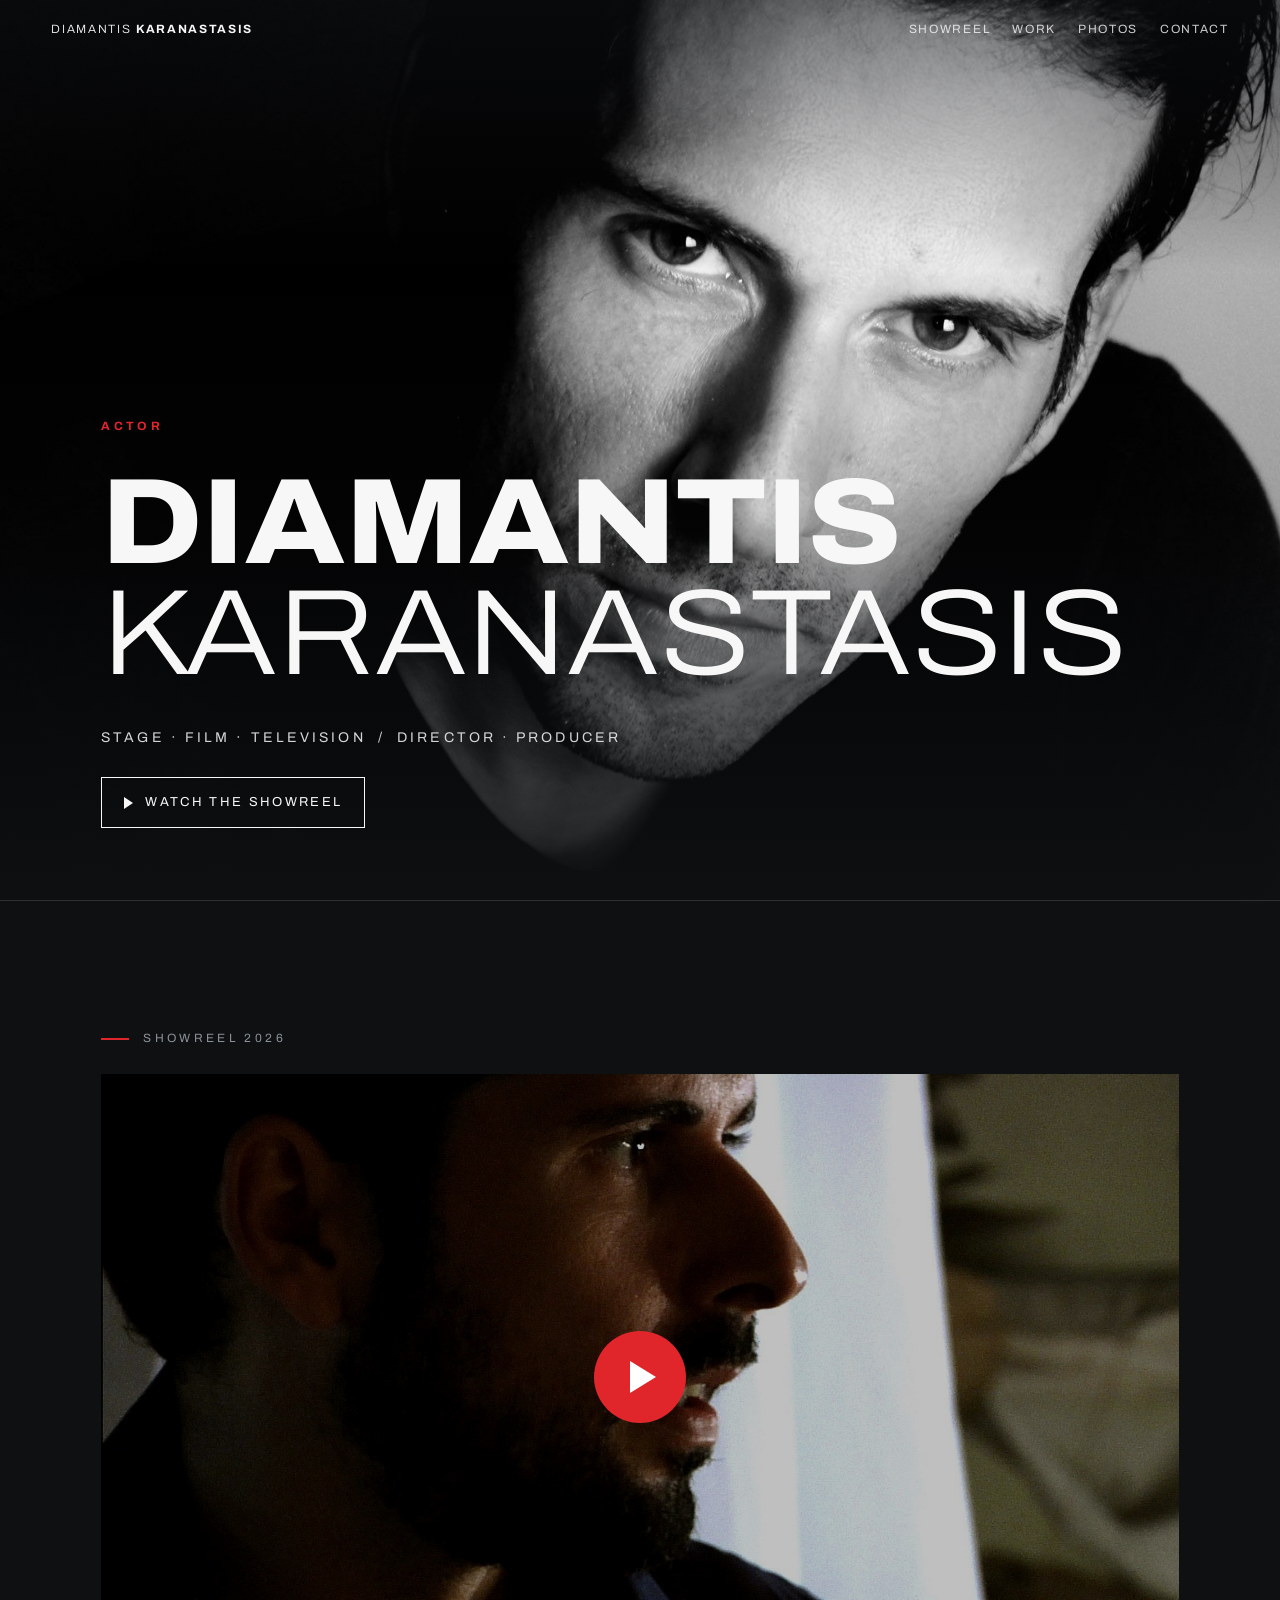
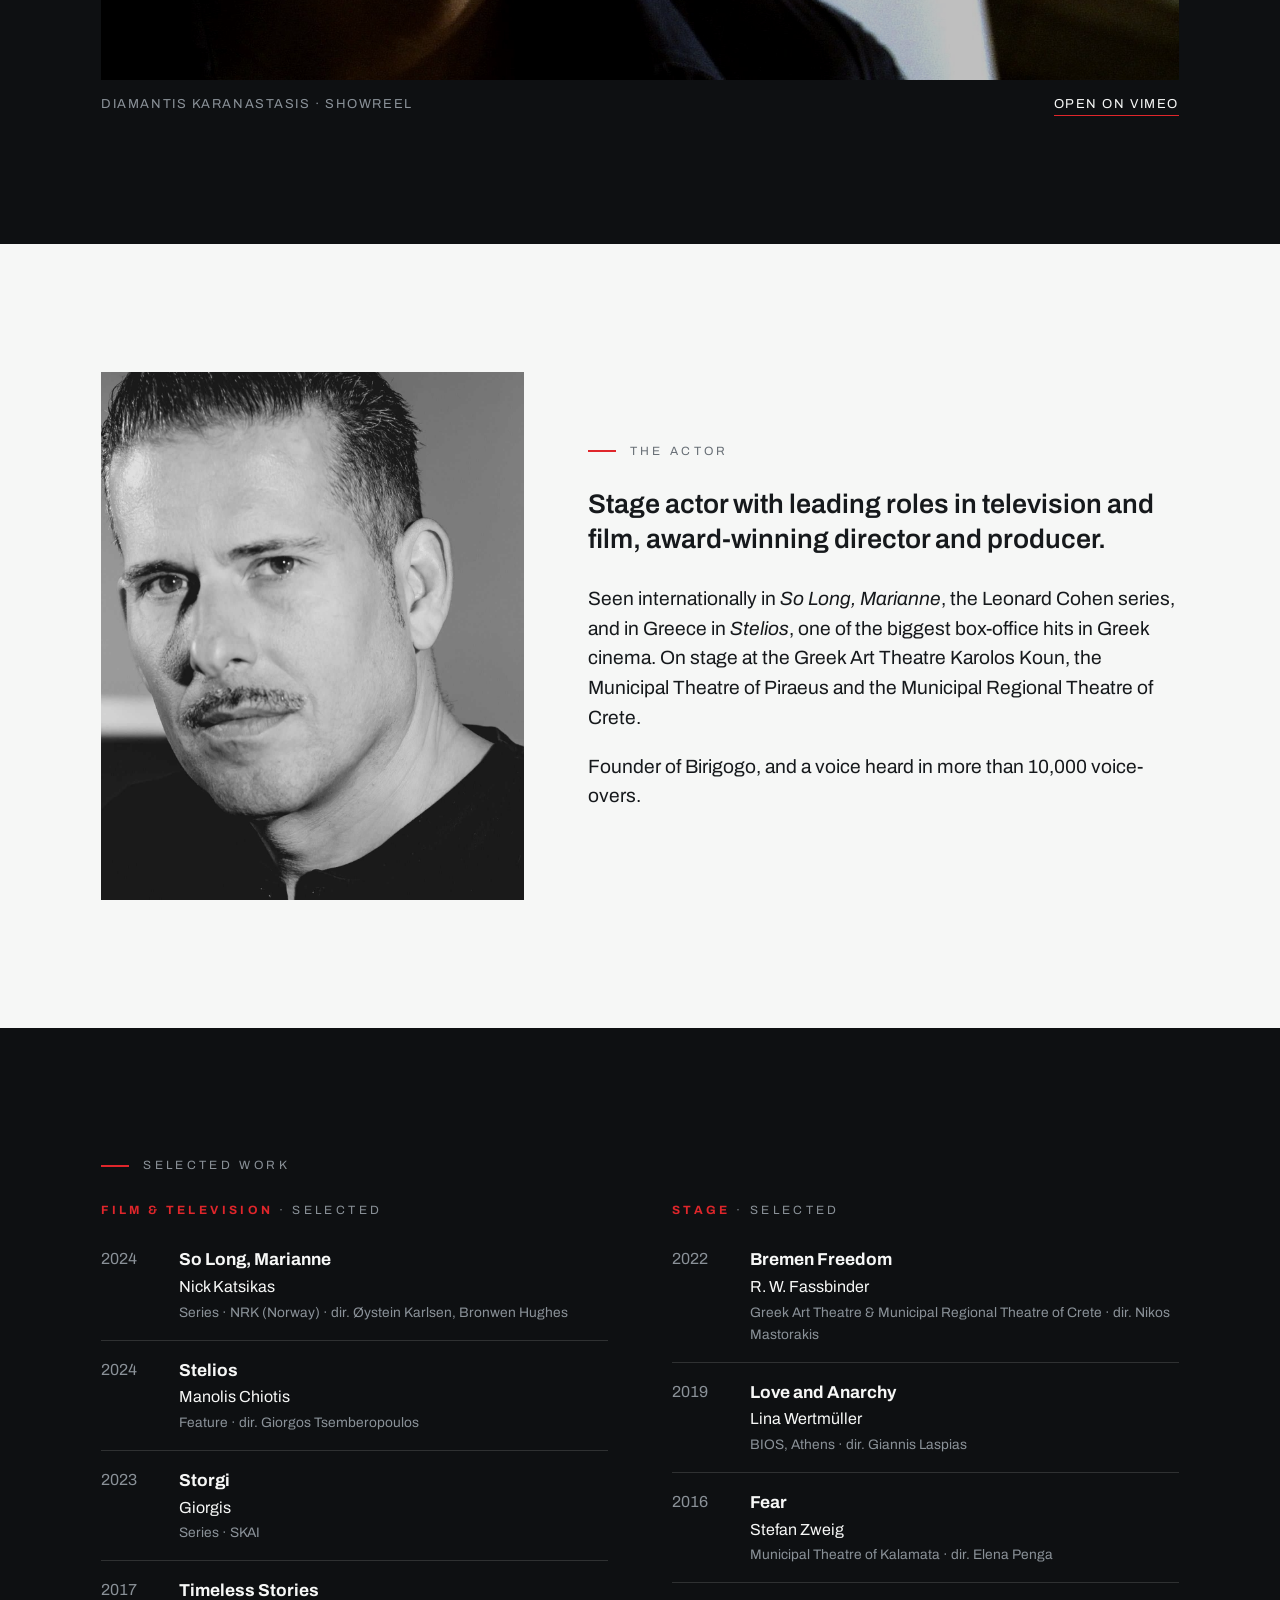
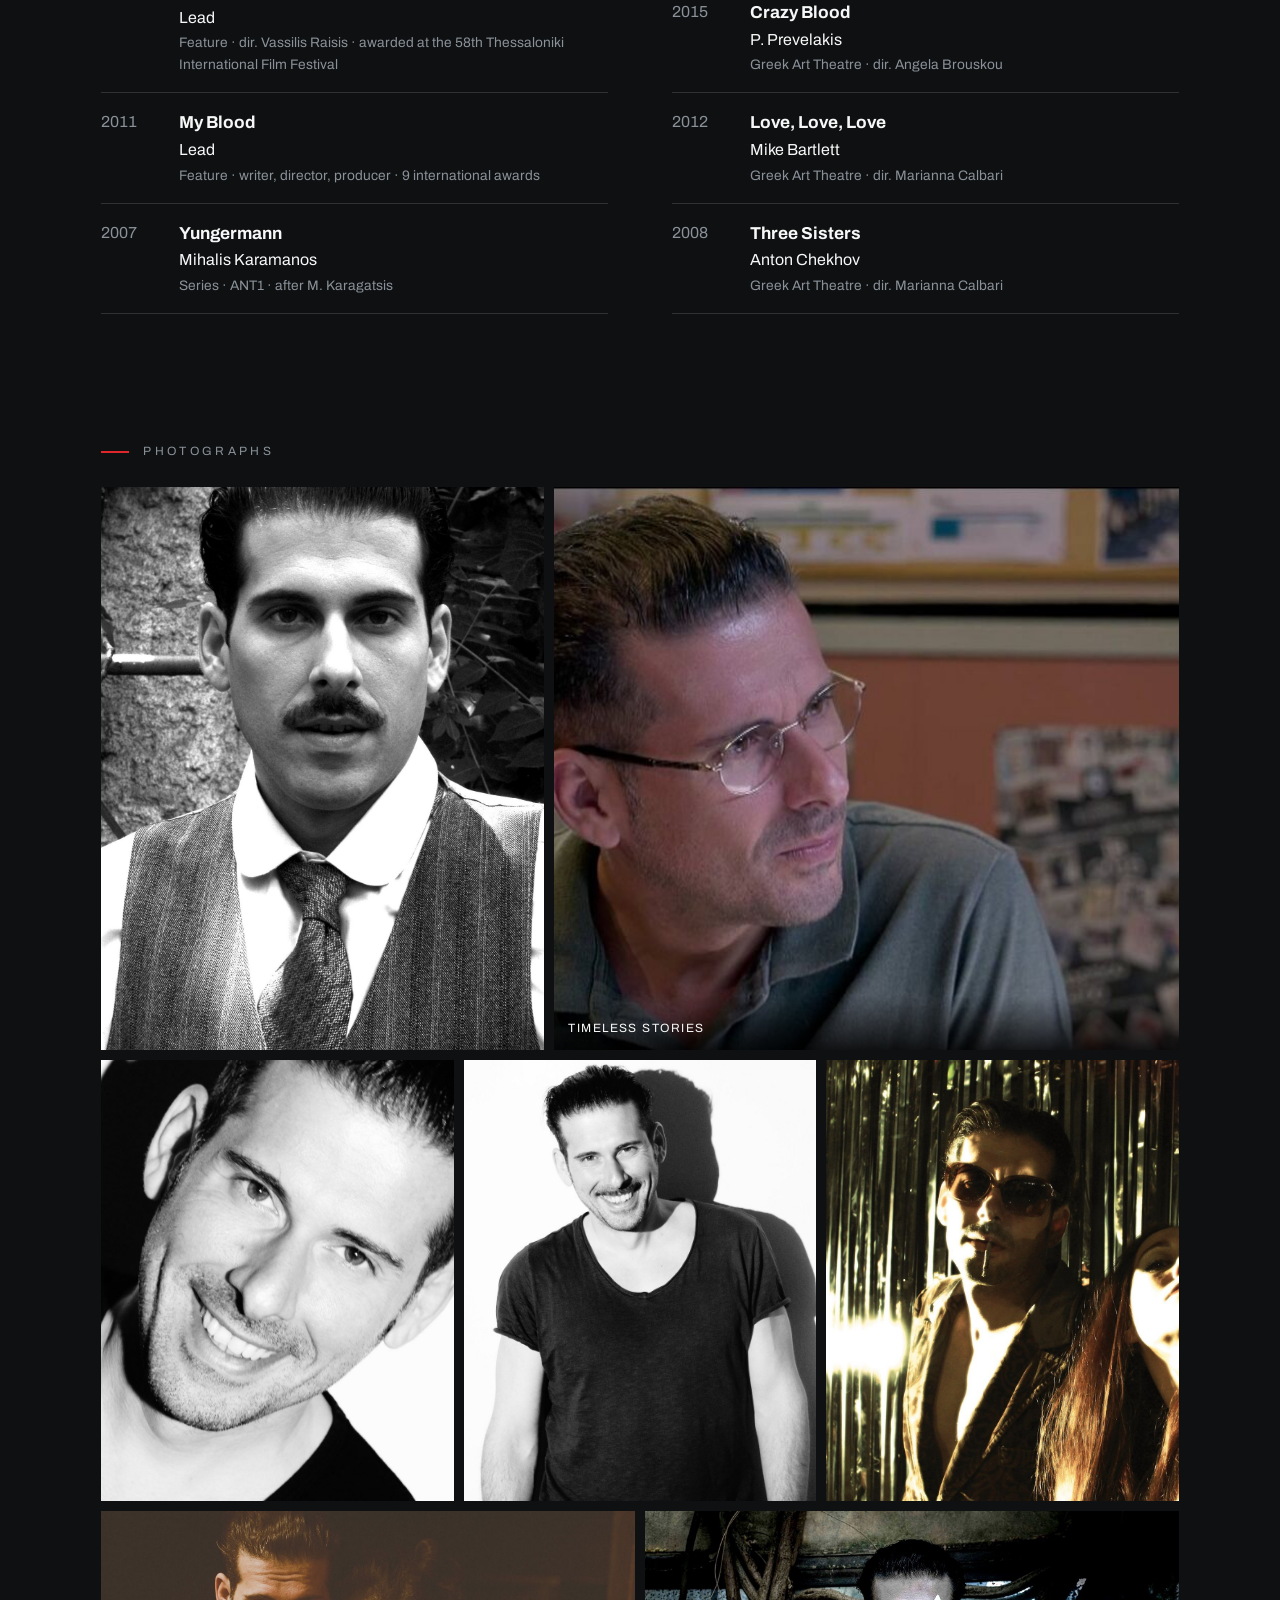
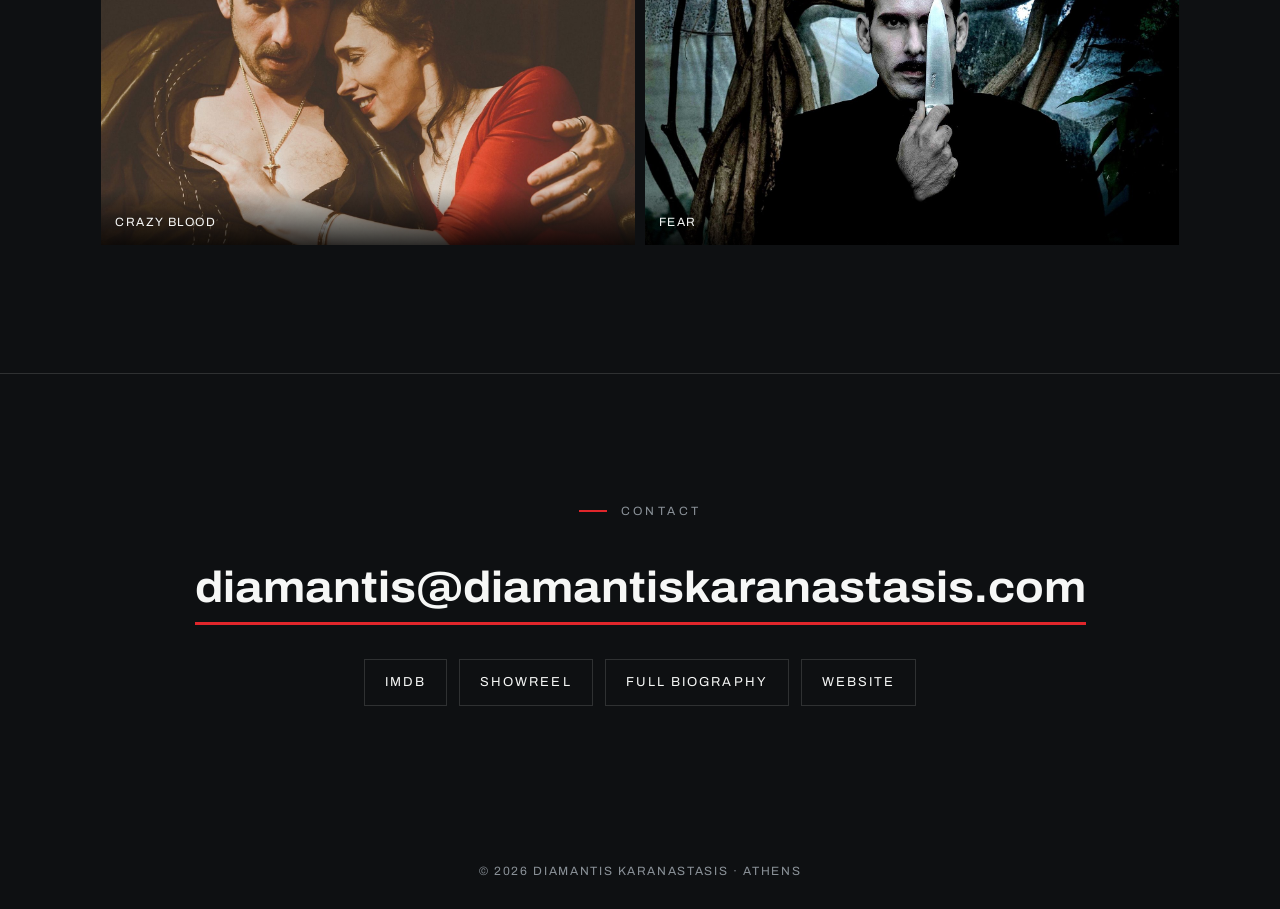
<file: en/actor/index.html>
<!doctype html>
<html lang="en">
<head>
<meta charset="utf-8">
<meta name="viewport" content="width=device-width,initial-scale=1">
<title>Diamantis Karanastasis | Actor</title>
<meta name="description" content="Diamantis Karanastasis, actor. Showreel, selected screen and stage work, photographs and contact.">
<meta property="og:title" content="Diamantis Karanastasis | Actor">
<meta property="og:description" content="Showreel, selected screen and stage work, photographs and contact.">
<meta property="og:image" content="https://diamantiskaranastasis.com/img/hero.jpg">
<meta property="og:type" content="profile">
<link rel="canonical" href="https://diamantiskaranastasis.com/en/actor/">
<link rel="icon" href="/img/favicon.svg" type="image/svg+xml">
<link rel="preconnect" href="https://fonts.googleapis.com">
<link rel="preconnect" href="https://fonts.gstatic.com" crossorigin>
<link href="https://fonts.googleapis.com/css2?family=Archivo:ital,wdth,wght@0,62..125,300..800;1,62..125,300..800&display=swap" rel="stylesheet">
<style>
:root{--paper:#F6F7F6;--ink:#16191C;--muted:#8A9198;--rec:#E0262B;--night:#0E1012;--line:rgba(246,247,246,.14);--pad:clamp(18px,4vw,56px);--max:1180px}
*{box-sizing:border-box;margin:0;padding:0}
html{-webkit-text-size-adjust:100%;scroll-behavior:smooth}
body{background:var(--night);color:var(--paper);font-family:"Archivo",system-ui,sans-serif;font-size:clamp(16px,1.05vw,18px);line-height:1.6;-webkit-font-smoothing:antialiased}
img{display:block;max-width:100%;height:auto}
a{color:inherit}
.wrap{max-width:var(--max);margin:0 auto;padding:0 var(--pad)}
.top{position:absolute;inset:0 0 auto 0;z-index:5;display:flex;justify-content:space-between;align-items:center;padding:20px var(--pad);font-size:12px;letter-spacing:.14em;text-transform:uppercase}
.top a{text-decoration:none}
.top .mark span{font-weight:300}.top .mark b{font-weight:700}
.top nav{display:flex;gap:22px}
.top nav a{opacity:.8}.top nav a:hover{opacity:1;color:var(--rec)}

/* hero */
.hero{position:relative;min-height:100svh;display:flex;align-items:flex-end;overflow:hidden}
.hero img{position:absolute;inset:0;width:100%;height:100%;object-fit:cover;object-position:60% 30%;filter:grayscale(1) contrast(1.05)}
.hero::after{content:"";position:absolute;inset:0;background:linear-gradient(180deg,rgba(14,16,18,.55) 0%,rgba(14,16,18,0) 30%,rgba(14,16,18,.15) 55%,rgba(14,16,18,.95) 100%)}
.hero-txt{position:relative;z-index:2;padding-bottom:clamp(40px,8vh,90px);width:100%}
.kicker{font-size:12px;letter-spacing:.28em;text-transform:uppercase;color:var(--rec);font-weight:700}
h1{font-weight:800;font-variation-settings:"wdth" 112;text-transform:uppercase;line-height:.92;letter-spacing:-.01em;font-size:clamp(46px,9.5vw,138px);margin:.25em 0 .3em}
h1 span{display:block;font-weight:300}
.roles{font-size:clamp(13px,1.1vw,15px);letter-spacing:.22em;text-transform:uppercase;opacity:.85}
.cta{display:inline-flex;align-items:center;gap:12px;margin-top:28px;padding:14px 22px;border:1px solid var(--paper);text-decoration:none;font-size:13px;letter-spacing:.18em;text-transform:uppercase;transition:.2s}
.cta:hover{background:var(--rec);border-color:var(--rec)}
.cta i{width:0;height:0;border-left:9px solid currentColor;border-top:6px solid transparent;border-bottom:6px solid transparent}

section{padding:clamp(64px,10vw,130px) 0}
.label{font-size:12px;letter-spacing:.28em;text-transform:uppercase;color:var(--muted);margin-bottom:26px;display:flex;align-items:center;gap:14px}
.label::before{content:"";width:28px;height:2px;background:var(--rec)}
h2{font-weight:700;font-variation-settings:"wdth" 108;text-transform:uppercase;font-size:clamp(28px,3.6vw,48px);line-height:1;margin-bottom:34px}

/* reel */
.reel{border-top:1px solid var(--line)}
.player{position:relative;aspect-ratio:16/9;background:#000;overflow:hidden}
.player iframe{position:absolute;inset:0;width:100%;height:100%;border:0}
.player .poster{position:absolute;inset:0;display:block;cursor:pointer}
.player .poster img{width:100%;height:100%;object-fit:cover;opacity:.75;transition:.3s}
.player .poster:hover img{opacity:.9}
.player .play{position:absolute;left:50%;top:50%;transform:translate(-50%,-50%);width:92px;height:92px;border-radius:50%;background:var(--rec);display:grid;place-items:center}
.player .play::after{content:"";margin-left:6px;border-left:26px solid #fff;border-top:16px solid transparent;border-bottom:16px solid transparent}
.reel-meta{display:flex;justify-content:space-between;gap:16px;margin-top:14px;font-size:13px;letter-spacing:.12em;text-transform:uppercase;color:var(--muted)}
.reel-meta a{color:var(--paper);text-decoration:none;border-bottom:1px solid var(--rec)}

/* about */
.about{background:var(--paper);color:var(--ink)}
.about .grid{display:grid;grid-template-columns:5fr 7fr;gap:clamp(28px,5vw,80px);align-items:center}
.about .grid img{width:100%;aspect-ratio:4/5;object-fit:cover;filter:grayscale(1)}
.about p{font-size:clamp(18px,1.5vw,22px);line-height:1.55;margin-bottom:1em}
.about p.lead{font-size:clamp(22px,2.1vw,30px);font-weight:600;line-height:1.3}
.about .label{color:#686F76}

/* work */
.work .cols{display:grid;grid-template-columns:1fr 1fr;gap:clamp(28px,5vw,80px)}
.work h3{font-size:12px;letter-spacing:.28em;text-transform:uppercase;color:var(--rec);margin-bottom:10px}
.credits{list-style:none}
.credits li{display:grid;grid-template-columns:62px 1fr;gap:16px;padding:16px 0;border-bottom:1px solid var(--line)}
.credits .y{color:var(--muted);font-variant-numeric:tabular-nums}
.credits b{display:block;font-weight:700;font-size:1.08em}
.credits small{display:block;color:var(--muted);font-size:.86em;margin-top:2px}
.credits em{font-style:normal;color:var(--paper)}

/* gallery */
.gal{display:grid;grid-template-columns:repeat(12,1fr);gap:10px}
.gal figure{position:relative;overflow:hidden;background:#000}
.gal img{width:100%;height:100%;object-fit:cover;transition:transform .6s}
.gal figure:hover img{transform:scale(1.03)}
.gal figcaption{position:absolute;left:0;right:0;bottom:0;padding:24px 14px 12px;font-size:12px;letter-spacing:.12em;text-transform:uppercase;background:linear-gradient(transparent,rgba(0,0,0,.8))}
.g1{grid-column:span 5;height:clamp(380px,44vw,600px)}
.g2{grid-column:span 7;height:clamp(380px,44vw,600px)}
.g3{grid-column:span 4;aspect-ratio:4/5}
.g4{grid-column:span 4;aspect-ratio:4/5}
.g5{grid-column:span 4;aspect-ratio:4/5}
.g6{grid-column:span 6;aspect-ratio:16/10}
.g7{grid-column:span 6;aspect-ratio:16/10}

/* contact */
.contact{border-top:1px solid var(--line);text-align:center}
.contact .big{display:inline-block;font-weight:700;font-variation-settings:"wdth" 108;font-size:clamp(22px,3.4vw,46px);text-decoration:none;border-bottom:3px solid var(--rec);margin:6px 0 34px;word-break:break-word}
.links{display:flex;flex-wrap:wrap;justify-content:center;gap:12px}
.links a{padding:12px 20px;border:1px solid var(--line);text-decoration:none;font-size:13px;letter-spacing:.16em;text-transform:uppercase}
.links a:hover{border-color:var(--rec);color:var(--rec)}
.foot{padding:28px var(--pad);text-align:center;font-size:12px;letter-spacing:.14em;text-transform:uppercase;color:var(--muted)}

@media (max-width:820px){
  .top nav{display:none}
  .about .grid,.work .cols{grid-template-columns:1fr}
  .g1,.g2,.g3,.g4,.g5,.g6,.g7{grid-column:span 12;aspect-ratio:4/5;height:auto}
  .g2,.g6,.g7{aspect-ratio:16/10}
  .credits li{grid-template-columns:52px 1fr}
}
</style>
</head>
<body>

<header class="top">
  <a class="mark" href="/en/"><span>Diamantis</span> <b>Karanastasis</b></a>
  <nav><a href="#reel">Showreel</a><a href="#work">Work</a><a href="#photos">Photos</a><a href="#contact">Contact</a></nav>
</header>

<section class="hero" style="padding:0">
  <img src="/img/hero.jpg" alt="Diamantis Karanastasis" fetchpriority="high">
  <div class="hero-txt wrap">
    <div class="kicker">Actor</div>
    <h1>Diamantis<span>Karanastasis</span></h1>
    <div class="roles">Stage · Film · Television &nbsp;/&nbsp; Director · Producer</div>
    <a class="cta" href="#reel"><i></i>Watch the showreel</a>
  </div>
</section>

<section class="reel" id="reel">
  <div class="wrap">
    <div class="label">Showreel 2026</div>
    <div class="player" id="player">
      <a class="poster" href="https://vimeo.com/1098971747/491d0dc05c" target="_blank" rel="noopener" aria-label="Play showreel">
        <img src="/img/tile-cinema.jpg" alt="">
        <span class="play"></span>
      </a>
    </div>
    <div class="reel-meta"><span>Diamantis Karanastasis · Showreel</span><a href="https://vimeo.com/1098971747/491d0dc05c" target="_blank" rel="noopener">Open on Vimeo</a></div>
  </div>
</section>

<section class="about">
  <div class="wrap grid">
    <img src="/img/g7.jpg" alt="Diamantis Karanastasis, portrait">
    <div>
      <div class="label">The actor</div>
      <p class="lead">Stage actor with leading roles in television and film, award-winning director and producer.</p>
      <p>Seen internationally in <i>So Long, Marianne</i>, the Leonard Cohen series, and in Greece in <i>Stelios</i>, one of the biggest box-office hits in Greek cinema. On stage at the Greek Art Theatre Karolos Koun, the Municipal Theatre of Piraeus and the Municipal Regional Theatre of Crete.</p>
      <p>Founder of Birigogo, and a voice heard in more than 10,000 voice-overs.</p>
    </div>
  </div>
</section>

<section class="work" id="work">
  <div class="wrap">
    <div class="label">Selected work</div>
    <div class="cols">
      <div>
        <h3>Film &amp; Television <span style="color:var(--muted);font-weight:400">· selected</span></h3>
        <ul class="credits">
          <li><span class="y">2024</span><span><b>So Long, Marianne</b><em>Nick Katsikas</em><small>Series · NRK (Norway) · dir. Øystein Karlsen, Bronwen Hughes</small></span></li>
          <li><span class="y">2024</span><span><b>Stelios</b><em>Manolis Chiotis</em><small>Feature · dir. Giorgos Tsemberopoulos</small></span></li>
          <li><span class="y">2023</span><span><b>Storgi</b><em>Giorgis</em><small>Series · SKAI</small></span></li>
          <li><span class="y">2017</span><span><b>Timeless Stories</b><em>Lead</em><small>Feature · dir. Vassilis Raisis · awarded at the 58th Thessaloniki International Film Festival</small></span></li>
          <li><span class="y">2011</span><span><b>My Blood</b><em>Lead</em><small>Feature · writer, director, producer · 9 international awards</small></span></li>
          <li><span class="y">2007</span><span><b>Yungermann</b><em>Mihalis Karamanos</em><small>Series · ANT1 · after M. Karagatsis</small></span></li>
        </ul>
      </div>
      <div>
        <h3>Stage <span style="color:var(--muted);font-weight:400">· selected</span></h3>
        <ul class="credits">
          <li><span class="y">2022</span><span><b>Bremen Freedom</b><em>R. W. Fassbinder</em><small>Greek Art Theatre &amp; Municipal Regional Theatre of Crete · dir. Nikos Mastorakis</small></span></li>
          <li><span class="y">2019</span><span><b>Love and Anarchy</b><em>Lina Wertmüller</em><small>BIOS, Athens · dir. Giannis Laspias</small></span></li>
          <li><span class="y">2016</span><span><b>Fear</b><em>Stefan Zweig</em><small>Municipal Theatre of Kalamata · dir. Elena Penga</small></span></li>
          <li><span class="y">2015</span><span><b>Crazy Blood</b><em>P. Prevelakis</em><small>Greek Art Theatre · dir. Angela Brouskou</small></span></li>
          <li><span class="y">2012</span><span><b>Love, Love, Love</b><em>Mike Bartlett</em><small>Greek Art Theatre · dir. Marianna Calbari</small></span></li>
          <li><span class="y">2008</span><span><b>Three Sisters</b><em>Anton Chekhov</em><small>Greek Art Theatre · dir. Marianna Calbari</small></span></li>
        </ul>
      </div>
    </div>
  </div>
</section>

<section class="photos" id="photos" style="padding-top:0">
  <div class="wrap">
    <div class="label">Photographs</div>
    <div class="gal">
      <figure class="g1"><img src="/img/tile-tv.jpg" alt="" loading="lazy"></figure>
      <figure class="g2"><img src="/img/p-istories.jpg" alt="" loading="lazy"><figcaption>Timeless Stories</figcaption></figure>
      <figure class="g3"><img src="/img/bio.jpg" alt="" loading="lazy" style="object-position:30% 50%"></figure>
      <figure class="g4"><img src="/img/words.jpg" alt="" loading="lazy"></figure>
      <figure class="g5"><img src="/img/tile-theatre.jpg" alt="" loading="lazy"></figure>
      <figure class="g6"><img src="/img/p-trelo-aima.jpg" alt="" loading="lazy"><figcaption>Crazy Blood</figcaption></figure>
      <figure class="g7"><img src="/img/p-fovos.jpg" alt="" loading="lazy"><figcaption>Fear</figcaption></figure>
    </div>
  </div>
</section>

<section class="contact" id="contact">
  <div class="wrap">
    <div class="label" style="justify-content:center">Contact</div>
    <a class="big" href="mailto:diamantis@diamantiskaranastasis.com">diamantis@diamantiskaranastasis.com</a>
    <div class="links">
      <a href="https://www.imdb.com/name/nm1007350/" target="_blank" rel="noopener">IMDb</a>
      <a href="https://vimeo.com/1098971747/491d0dc05c" target="_blank" rel="noopener">Showreel</a>
      <a href="/en/biography/">Full biography</a>
      <a href="/en/">Website</a>
    </div>
  </div>
</section>

<footer class="foot">© <span id="yr">2026</span> Diamantis Karanastasis · Athens</footer>

<script>
document.getElementById('yr').textContent=new Date().getFullYear();
document.querySelector('#player .poster').addEventListener('click',function(e){
  e.preventDefault();
  var f=document.createElement('iframe');
  f.src='https://player.vimeo.com/video/1098971747?h=491d0dc05c&autoplay=1&title=0&byline=0&portrait=0&texttrack=en';
  f.allow='autoplay; fullscreen; picture-in-picture';f.allowFullscreen=true;f.title='Diamantis Karanastasis showreel';
  var p=document.getElementById('player');p.innerHTML='';p.appendChild(f);
});
</script>
</body>
</html>
</file>
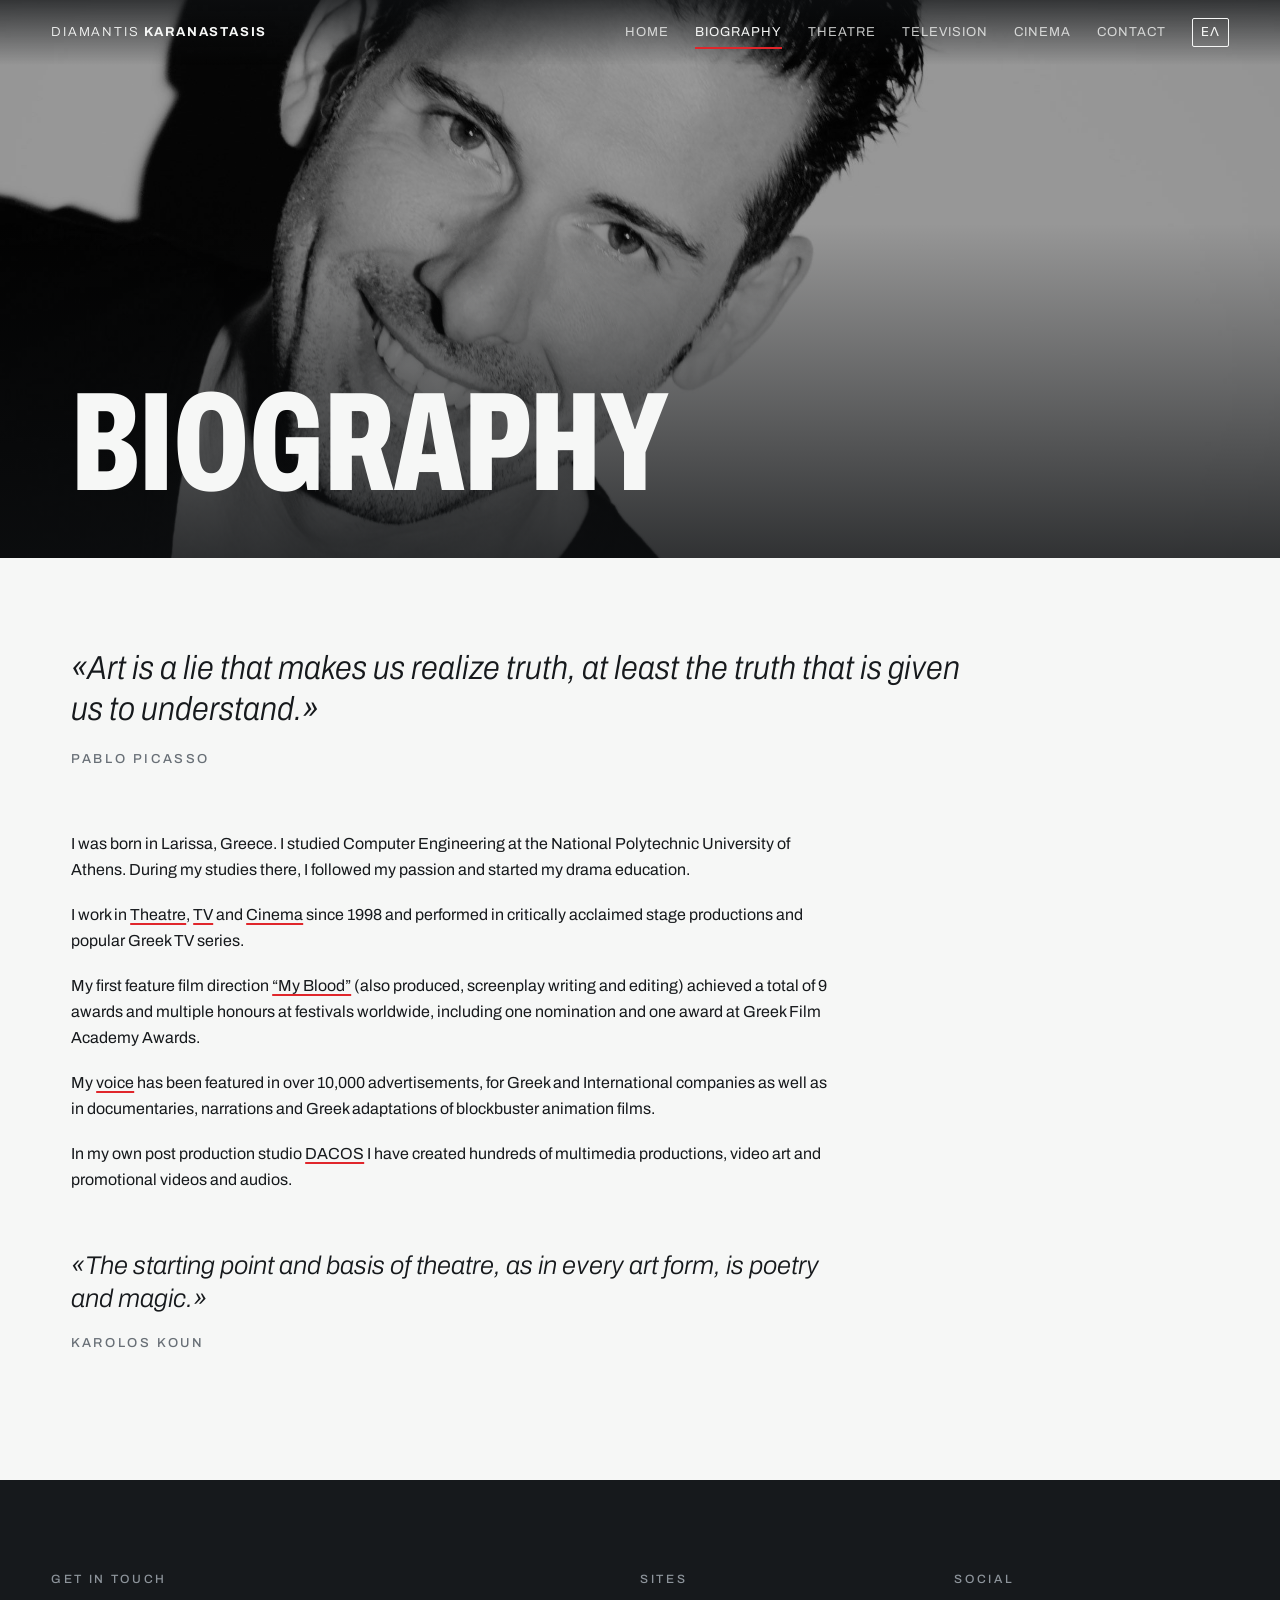
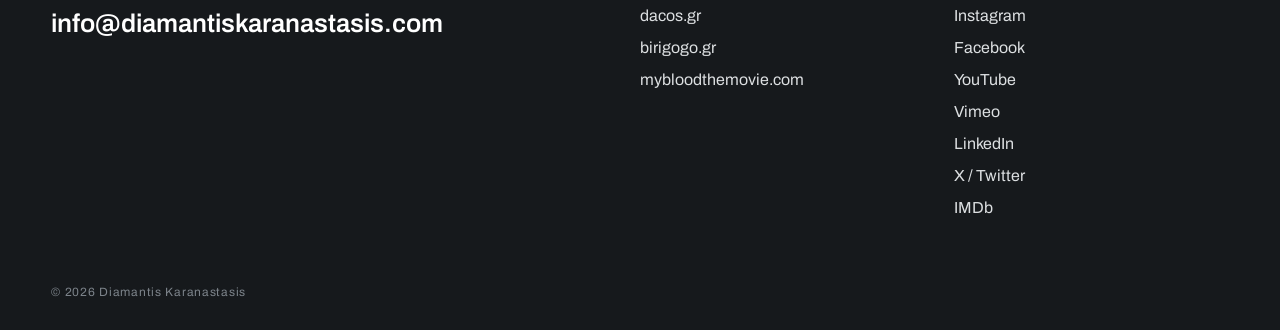
<file: en/biography/index.html>
<!doctype html>
<html lang="en">
<head>
<meta charset="utf-8">
<meta name="viewport" content="width=device-width,initial-scale=1">
<title>Biography | Diamantis Karanastasis</title>
<meta name="description" content="Diamantis Karanastasis is a theatre and television actor, director, award-winning filmmaker and distinguished voice-over artist.">
<link rel="canonical" href="https://diamantiskaranastasis.com/en/biography/">
<link rel="alternate" hreflang="en" href="https://diamantiskaranastasis.com/en/biography/">
<link rel="alternate" hreflang="el" href="https://diamantiskaranastasis.com/biografiko/">
<meta property="og:title" content="Biography | Diamantis Karanastasis">
<meta property="og:description" content="Diamantis Karanastasis is a theatre and television actor, director, award-winning filmmaker and distinguished voice-over artist.">
<meta property="og:image" content="https://diamantiskaranastasis.com/img/hero.jpg">
<meta property="og:type" content="website">
<link rel="icon" href="/img/favicon.svg" type="image/svg+xml">
<link rel="preconnect" href="https://fonts.googleapis.com">
<link rel="preconnect" href="https://fonts.gstatic.com" crossorigin>
<link href="https://fonts.googleapis.com/css2?family=Archivo:ital,wdth,wght@0,62..125,300..800;1,62..125,300..800&display=swap" rel="stylesheet">
<link rel="stylesheet" href="/style.css">
</head>
<body class="page-bio">
<a class="skip" href="#main">Skip to content</a>
<header class="top">
  <a class="mark" href="/en/"><span>Diamantis</span> <b>Karanastasis</b></a>
  <button class="burger" aria-expanded="false" aria-controls="nav" aria-label="Menu"><i></i><i></i></button>
  <nav id="nav"><a href="/en/">Home</a><a href="/en/biography/" aria-current="page">Biography</a><a href="/en/theatre/">Theatre</a><a href="/en/television/">Television</a><a href="/en/cinema/">Cinema</a><a href="/en/contact/">Contact</a><a class="lang" href="/biografiko/" hreflang="el" lang="el">ΕΛ</a></nav>
</header>
<main id="main">

<section class="phead">
  <img src="/img/bio.jpg" alt="" fetchpriority="high">
  <div class="phead-txt wrap"><h1>Biography</h1></div>
</section>
<section class="epi wrap reveal"><blockquote>«Art is a lie that makes us realize truth, at least the truth that is given us to understand.»<cite>Pablo Picasso</cite></blockquote></section>
<article class="prose wrap"><p>I was born in Larissa, Greece. I studied Computer Engineering at the National Polytechnic University of Athens. During my studies there, I followed my passion and started my drama education.</p><p>I work in <a href="/en/theatre/">Theatre</a>, <a href="/en/television/">TV</a> and <a href="/en/cinema/">Cinema</a> since 1998 and performed in critically acclaimed stage productions and popular Greek TV series.</p><p>My first feature film direction <a href="https://mybloodthemovie.com">“My Blood”</a> (also produced, screenplay writing and editing) achieved a total of 9 awards and multiple honours at festivals worldwide, including one nomination and one award at Greek Film Academy Awards.</p><p>My <a href="https://dacos.gr">voice</a> has been featured in over 10,000 advertisements, for Greek and International companies as well as in documentaries, narrations and Greek adaptations of blockbuster animation films.</p><p>In my own post production studio <a href="https://dacos.gr">DACOS</a> I have created hundreds of multimedia productions, video art and promotional videos and audios.</p><blockquote class="endq">«The starting point and basis of theatre, as in every art form, is poetry and magic.»<cite>Karolos Koun</cite></blockquote></article>
</main>
<footer class="foot">
  <div class="foot-grid">
    <div><h3>Get in touch</h3><a class="mail" href="mailto:info@diamantiskaranastasis.com">info@diamantiskaranastasis.com</a></div>
    <div><h3>Sites</h3><ul><li><a href="https://dacos.gr" target="_blank" rel="noopener">dacos.gr</a></li><li><a href="https://birigogo.gr" target="_blank" rel="noopener">birigogo.gr</a></li><li><a href="https://mybloodthemovie.com" target="_blank" rel="noopener">mybloodthemovie.com</a></li></ul></div>
    <div><h3>Social</h3><ul><li><a href="https://www.instagram.com/diamond_karanastasis/" target="_blank" rel="noopener">Instagram</a></li><li><a href="https://www.facebook.com/diamantis.karanastasis/" target="_blank" rel="noopener">Facebook</a></li><li><a href="https://www.youtube.com/channel/UCJ98Gt_ZgGxIDcLVIK1UcEQ" target="_blank" rel="noopener">YouTube</a></li><li><a href="https://vimeo.com/user14352981" target="_blank" rel="noopener">Vimeo</a></li><li><a href="https://www.linkedin.com/in/diamantis-karanastasis-67392116/" target="_blank" rel="noopener">LinkedIn</a></li><li><a href="https://twitter.com/diamantis_kar" target="_blank" rel="noopener">X / Twitter</a></li><li><a href="https://www.imdb.com/name/nm1007350/" target="_blank" rel="noopener">IMDb</a></li></ul></div>
  </div>
  <p class="legal">© <span id="yr">2026</span> Diamantis Karanastasis</p>
</footer>
<script>
document.getElementById('yr').textContent=new Date().getFullYear();
const b=document.querySelector('.burger'),n=document.getElementById('nav');
b.addEventListener('click',()=>{const o=b.getAttribute('aria-expanded')==='true';b.setAttribute('aria-expanded',!o);document.body.classList.toggle('nav-open',!o);});
const io=new IntersectionObserver(es=>es.forEach(e=>{if(e.isIntersecting){e.target.classList.add('in');io.unobserve(e.target);}}),{rootMargin:'0px 0px -8% 0px'});
document.querySelectorAll('.reveal').forEach(el=>io.observe(el));

const st=document.querySelector('.strip');
let touched=false;
if(st){
 const step=()=>Math.max(st.clientWidth*0.8,280);
 document.querySelector('.slider .prev').onclick=()=>{touched=true;st.scrollBy({left:-step(),behavior:'smooth'});};
 document.querySelector('.slider .next').onclick=()=>{touched=true;st.scrollBy({left:step(),behavior:'smooth'});};
 const upd=()=>{document.querySelector('.slider .prev').disabled=st.scrollLeft<5;document.querySelector('.slider .next').disabled=st.scrollLeft+st.clientWidth>=st.scrollWidth-5;};
 st.addEventListener('scroll',upd,{passive:true});window.addEventListener('resize',upd);['pointerdown','wheel','touchstart','keydown'].forEach(ev=>st.addEventListener(ev,()=>touched=true,{passive:true}));st.querySelectorAll('img').forEach(i=>i.addEventListener('load',()=>{if(!touched)st.scrollLeft=0;upd();}));window.addEventListener('load',()=>{st.scrollLeft=0;upd();});st.scrollLeft=0;upd();
 const shots=[...st.querySelectorAll('.shot')],lb=document.querySelector('.lb'),li=lb.querySelector('img'),lc=lb.querySelector('.lb-c');let cur=0,x0=null;
 const show=i=>{cur=(i+shots.length)%shots.length;li.src=shots[cur].dataset.full;lc.textContent=(cur+1)+' / '+shots.length;};
 const open=i=>{show(i);lb.hidden=false;document.body.style.overflow='hidden';lb.querySelector('.lb-x').focus();};
 const close=()=>{lb.hidden=true;document.body.style.overflow='';shots[cur].focus();};
 shots.forEach((b,i)=>b.onclick=()=>open(i));
 lb.querySelector('.lb-x').onclick=close;lb.querySelector('.lb-p').onclick=e=>{e.stopPropagation();show(cur-1)};lb.querySelector('.lb-n').onclick=e=>{e.stopPropagation();show(cur+1)};
 lb.onclick=e=>{if(e.target===lb)close();};
 document.addEventListener('keydown',e=>{if(lb.hidden)return;if(e.key==='Escape')close();if(e.key==='ArrowLeft')show(cur-1);if(e.key==='ArrowRight')show(cur+1);});
 lb.addEventListener('touchstart',e=>{x0=e.touches[0].clientX},{passive:true});
 lb.addEventListener('touchend',e=>{if(x0===null)return;const d=e.changedTouches[0].clientX-x0;if(Math.abs(d)>50)show(cur+(d<0?1:-1));x0=null;});
}
</script>
</body>
</html>
</file>
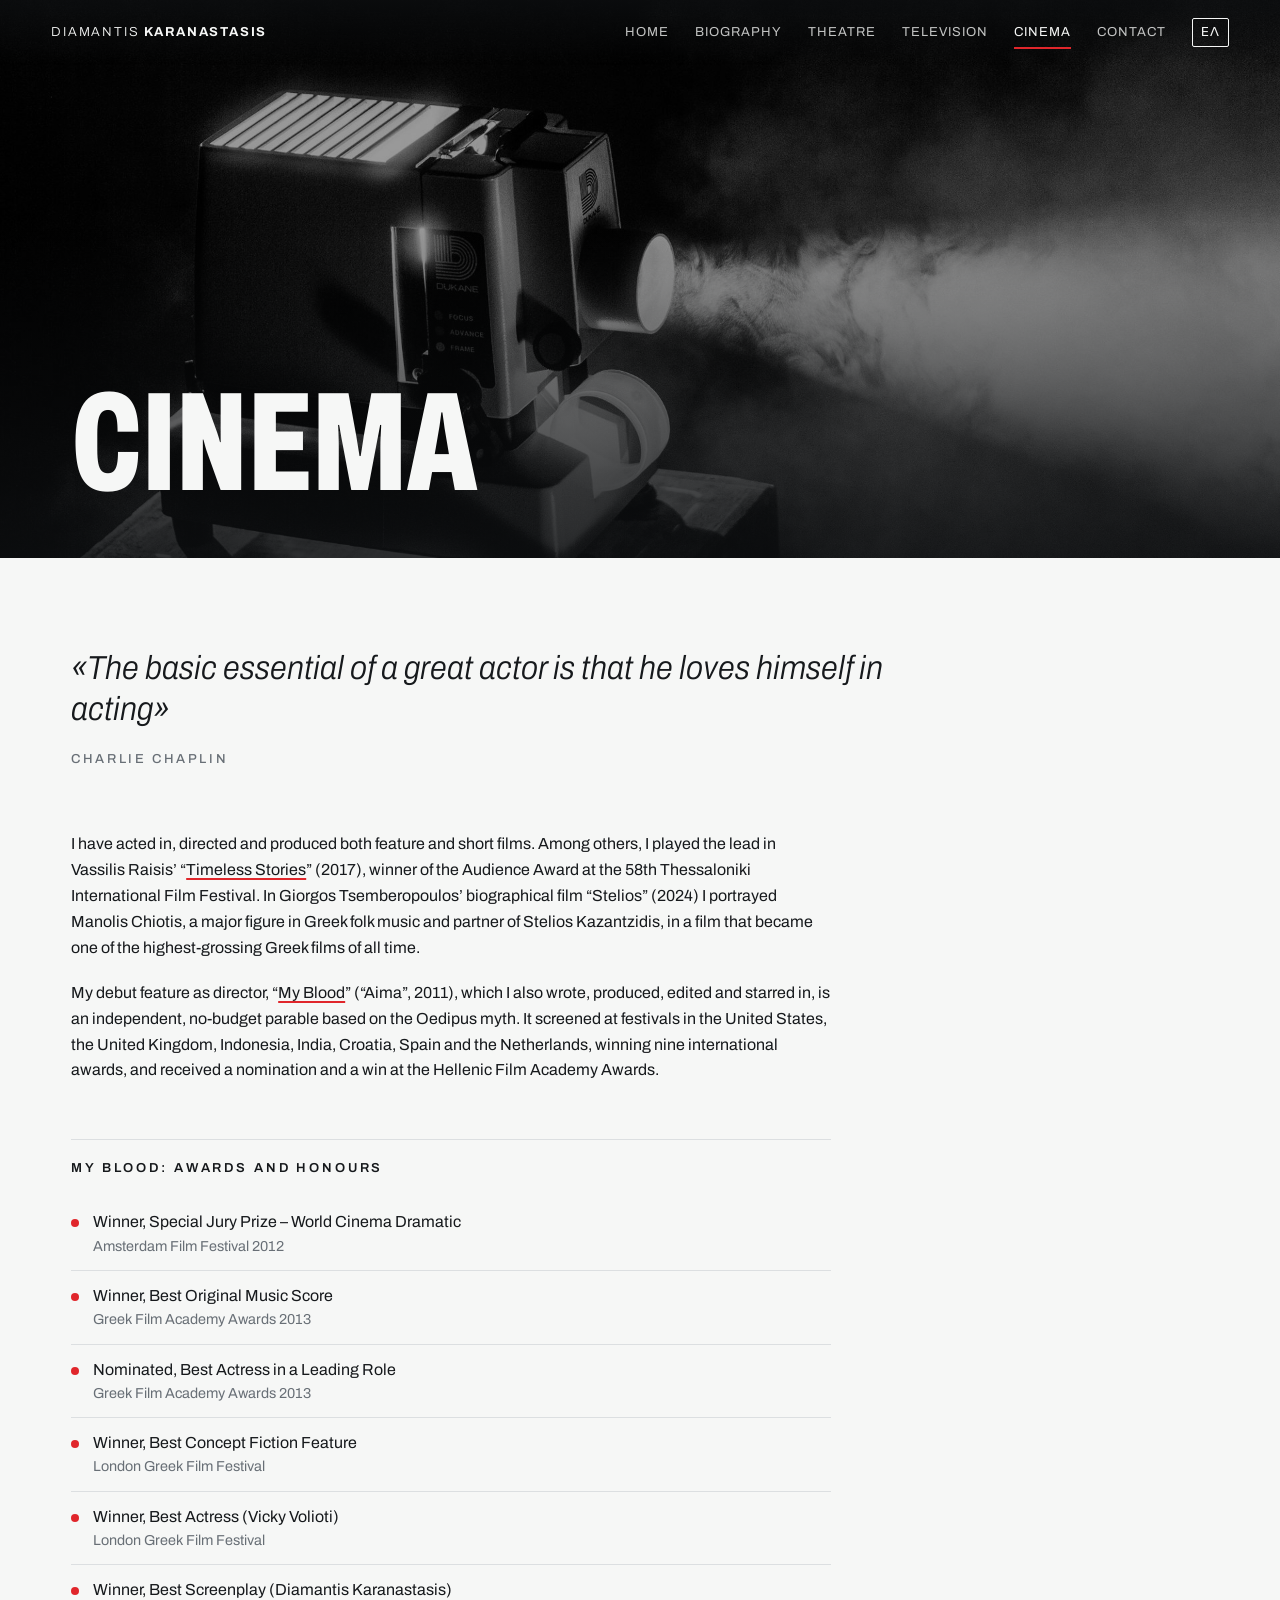
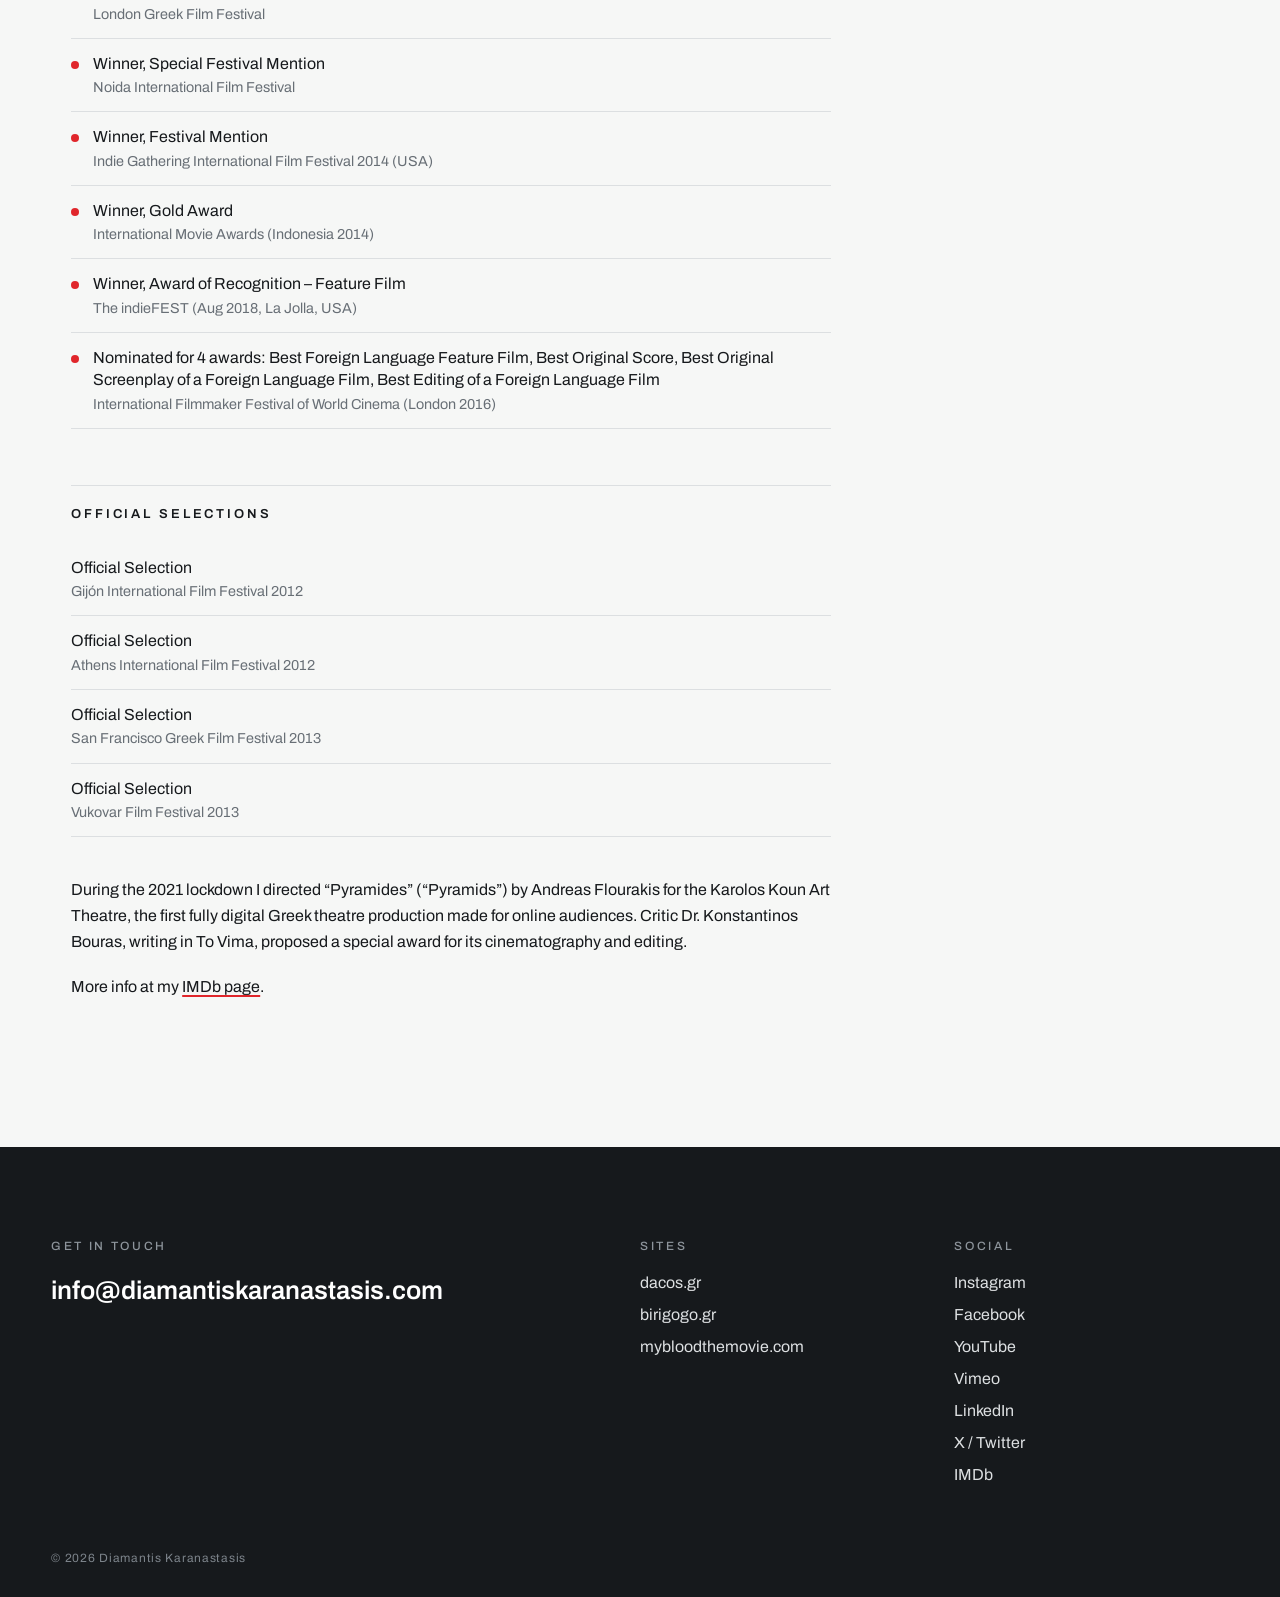
<file: en/cinema/index.html>
<!doctype html>
<html lang="en">
<head>
<meta charset="utf-8">
<meta name="viewport" content="width=device-width,initial-scale=1">
<title>Cinema | Diamantis Karanastasis</title>
<meta name="description" content="Diamantis Karanastasis is a theatre and television actor, director, award-winning filmmaker and distinguished voice-over artist.">
<link rel="canonical" href="https://diamantiskaranastasis.com/en/cinema/">
<link rel="alternate" hreflang="en" href="https://diamantiskaranastasis.com/en/cinema/">
<link rel="alternate" hreflang="el" href="https://diamantiskaranastasis.com/kinimatografos/">
<meta property="og:title" content="Cinema | Diamantis Karanastasis">
<meta property="og:description" content="Diamantis Karanastasis is a theatre and television actor, director, award-winning filmmaker and distinguished voice-over artist.">
<meta property="og:image" content="https://diamantiskaranastasis.com/img/hero.jpg">
<meta property="og:type" content="website">
<link rel="icon" href="/img/favicon.svg" type="image/svg+xml">
<link rel="preconnect" href="https://fonts.googleapis.com">
<link rel="preconnect" href="https://fonts.gstatic.com" crossorigin>
<link href="https://fonts.googleapis.com/css2?family=Archivo:ital,wdth,wght@0,62..125,300..800;1,62..125,300..800&display=swap" rel="stylesheet">
<link rel="stylesheet" href="/style.css">
</head>
<body class="page-cinema">
<a class="skip" href="#main">Skip to content</a>
<header class="top">
  <a class="mark" href="/en/"><span>Diamantis</span> <b>Karanastasis</b></a>
  <button class="burger" aria-expanded="false" aria-controls="nav" aria-label="Menu"><i></i><i></i></button>
  <nav id="nav"><a href="/en/">Home</a><a href="/en/biography/">Biography</a><a href="/en/theatre/">Theatre</a><a href="/en/television/">Television</a><a href="/en/cinema/" aria-current="page">Cinema</a><a href="/en/contact/">Contact</a><a class="lang" href="/kinimatografos/" hreflang="el" lang="el">ΕΛ</a></nav>
</header>
<main id="main">

<section class="phead">
  <img src="/img/cinema.jpg" alt="" fetchpriority="high">
  <div class="phead-txt wrap"><h1>Cinema</h1></div>
</section>
<section class="epi wrap reveal"><blockquote>«The basic essential of a great actor is that he loves himself in acting»<cite>Charlie Chaplin</cite></blockquote></section>
<article class="prose wrap"><p>I have acted in, directed and produced both feature and short films. Among others, I played the lead in Vassilis Raisis’ “<a href="https://www.imdb.com/title/tt8220786/" target="_blank" rel="noopener">Timeless Stories</a>” (2017), winner of the Audience Award at the 58th Thessaloniki International Film Festival. In Giorgos Tsemberopoulos’ biographical film “Stelios” (2024) I portrayed Manolis Chiotis, a major figure in Greek folk music and partner of Stelios Kazantzidis, in a film that became one of the highest-grossing Greek films of all time.</p><p>My debut feature as director, “<a href="https://mybloodthemovie.com" target="_blank" rel="noopener">My Blood</a>” (“Aima”, 2011), which I also wrote, produced, edited and starred in, is an independent, no-budget parable based on the Oedipus myth. It screened at festivals in the United States, the United Kingdom, Indonesia, India, Croatia, Spain and the Netherlands, winning nine international awards, and received a nomination and a win at the Hellenic Film Academy Awards.</p><h2 class="sub">My Blood: awards and honours</h2><ul class="credits awards"><li>Winner, Special Jury Prize – World Cinema Dramatic<span>Amsterdam Film Festival 2012</span></li><li>Winner, Best Original Music Score<span>Greek Film Academy Awards 2013</span></li><li>Nominated, Best Actress in a Leading Role<span>Greek Film Academy Awards 2013</span></li><li>Winner, Best Concept Fiction Feature<span>London Greek Film Festival</span></li><li>Winner, Best Actress (Vicky Volioti)<span>London Greek Film Festival</span></li><li>Winner, Best Screenplay (Diamantis Karanastasis)<span>London Greek Film Festival</span></li><li>Winner, Special Festival Mention<span>Noida International Film Festival</span></li><li>Winner, Festival Mention<span>Indie Gathering International Film Festival 2014 (USA)</span></li><li>Winner, Gold Award<span>International Movie Awards (Indonesia 2014)</span></li><li>Winner, Award of Recognition – Feature Film<span>The indieFEST (Aug 2018, La Jolla, USA)</span></li><li>Nominated for 4 awards: Best Foreign Language Feature Film, Best Original Score, Best Original Screenplay of a Foreign Language Film, Best Editing of a Foreign Language Film<span>International Filmmaker Festival of World Cinema (London 2016)</span></li></ul><h2 class="sub">Official selections</h2><ul class="credits"><li>Official Selection<span>Gijón International Film Festival 2012</span></li><li>Official Selection<span>Athens International Film Festival 2012</span></li><li>Official Selection<span>San Francisco Greek Film Festival 2013</span></li><li>Official Selection<span>Vukovar Film Festival 2013</span></li></ul><p>During the 2021 lockdown I directed “Pyramides” (“Pyramids”) by Andreas Flourakis for the Karolos Koun Art Theatre, the first fully digital Greek theatre production made for online audiences. Critic Dr. Konstantinos Bouras, writing in To Vima, proposed a special award for its cinematography and editing.</p><p>More info at my <a href="https://www.imdb.com/name/nm1007350/" target="_blank" rel="noopener">IMDb page</a>.</p></article>
</main>
<footer class="foot">
  <div class="foot-grid">
    <div><h3>Get in touch</h3><a class="mail" href="mailto:info@diamantiskaranastasis.com">info@diamantiskaranastasis.com</a></div>
    <div><h3>Sites</h3><ul><li><a href="https://dacos.gr" target="_blank" rel="noopener">dacos.gr</a></li><li><a href="https://birigogo.gr" target="_blank" rel="noopener">birigogo.gr</a></li><li><a href="https://mybloodthemovie.com" target="_blank" rel="noopener">mybloodthemovie.com</a></li></ul></div>
    <div><h3>Social</h3><ul><li><a href="https://www.instagram.com/diamond_karanastasis/" target="_blank" rel="noopener">Instagram</a></li><li><a href="https://www.facebook.com/diamantis.karanastasis/" target="_blank" rel="noopener">Facebook</a></li><li><a href="https://www.youtube.com/channel/UCJ98Gt_ZgGxIDcLVIK1UcEQ" target="_blank" rel="noopener">YouTube</a></li><li><a href="https://vimeo.com/user14352981" target="_blank" rel="noopener">Vimeo</a></li><li><a href="https://www.linkedin.com/in/diamantis-karanastasis-67392116/" target="_blank" rel="noopener">LinkedIn</a></li><li><a href="https://twitter.com/diamantis_kar" target="_blank" rel="noopener">X / Twitter</a></li><li><a href="https://www.imdb.com/name/nm1007350/" target="_blank" rel="noopener">IMDb</a></li></ul></div>
  </div>
  <p class="legal">© <span id="yr">2026</span> Diamantis Karanastasis</p>
</footer>
<script>
document.getElementById('yr').textContent=new Date().getFullYear();
const b=document.querySelector('.burger'),n=document.getElementById('nav');
b.addEventListener('click',()=>{const o=b.getAttribute('aria-expanded')==='true';b.setAttribute('aria-expanded',!o);document.body.classList.toggle('nav-open',!o);});
const io=new IntersectionObserver(es=>es.forEach(e=>{if(e.isIntersecting){e.target.classList.add('in');io.unobserve(e.target);}}),{rootMargin:'0px 0px -8% 0px'});
document.querySelectorAll('.reveal').forEach(el=>io.observe(el));

const st=document.querySelector('.strip');
let touched=false;
if(st){
 const step=()=>Math.max(st.clientWidth*0.8,280);
 document.querySelector('.slider .prev').onclick=()=>{touched=true;st.scrollBy({left:-step(),behavior:'smooth'});};
 document.querySelector('.slider .next').onclick=()=>{touched=true;st.scrollBy({left:step(),behavior:'smooth'});};
 const upd=()=>{document.querySelector('.slider .prev').disabled=st.scrollLeft<5;document.querySelector('.slider .next').disabled=st.scrollLeft+st.clientWidth>=st.scrollWidth-5;};
 st.addEventListener('scroll',upd,{passive:true});window.addEventListener('resize',upd);['pointerdown','wheel','touchstart','keydown'].forEach(ev=>st.addEventListener(ev,()=>touched=true,{passive:true}));st.querySelectorAll('img').forEach(i=>i.addEventListener('load',()=>{if(!touched)st.scrollLeft=0;upd();}));window.addEventListener('load',()=>{st.scrollLeft=0;upd();});st.scrollLeft=0;upd();
 const shots=[...st.querySelectorAll('.shot')],lb=document.querySelector('.lb'),li=lb.querySelector('img'),lc=lb.querySelector('.lb-c');let cur=0,x0=null;
 const show=i=>{cur=(i+shots.length)%shots.length;li.src=shots[cur].dataset.full;lc.textContent=(cur+1)+' / '+shots.length;};
 const open=i=>{show(i);lb.hidden=false;document.body.style.overflow='hidden';lb.querySelector('.lb-x').focus();};
 const close=()=>{lb.hidden=true;document.body.style.overflow='';shots[cur].focus();};
 shots.forEach((b,i)=>b.onclick=()=>open(i));
 lb.querySelector('.lb-x').onclick=close;lb.querySelector('.lb-p').onclick=e=>{e.stopPropagation();show(cur-1)};lb.querySelector('.lb-n').onclick=e=>{e.stopPropagation();show(cur+1)};
 lb.onclick=e=>{if(e.target===lb)close();};
 document.addEventListener('keydown',e=>{if(lb.hidden)return;if(e.key==='Escape')close();if(e.key==='ArrowLeft')show(cur-1);if(e.key==='ArrowRight')show(cur+1);});
 lb.addEventListener('touchstart',e=>{x0=e.touches[0].clientX},{passive:true});
 lb.addEventListener('touchend',e=>{if(x0===null)return;const d=e.changedTouches[0].clientX-x0;if(Math.abs(d)>50)show(cur+(d<0?1:-1));x0=null;});
}
</script>
</body>
</html>
</file>
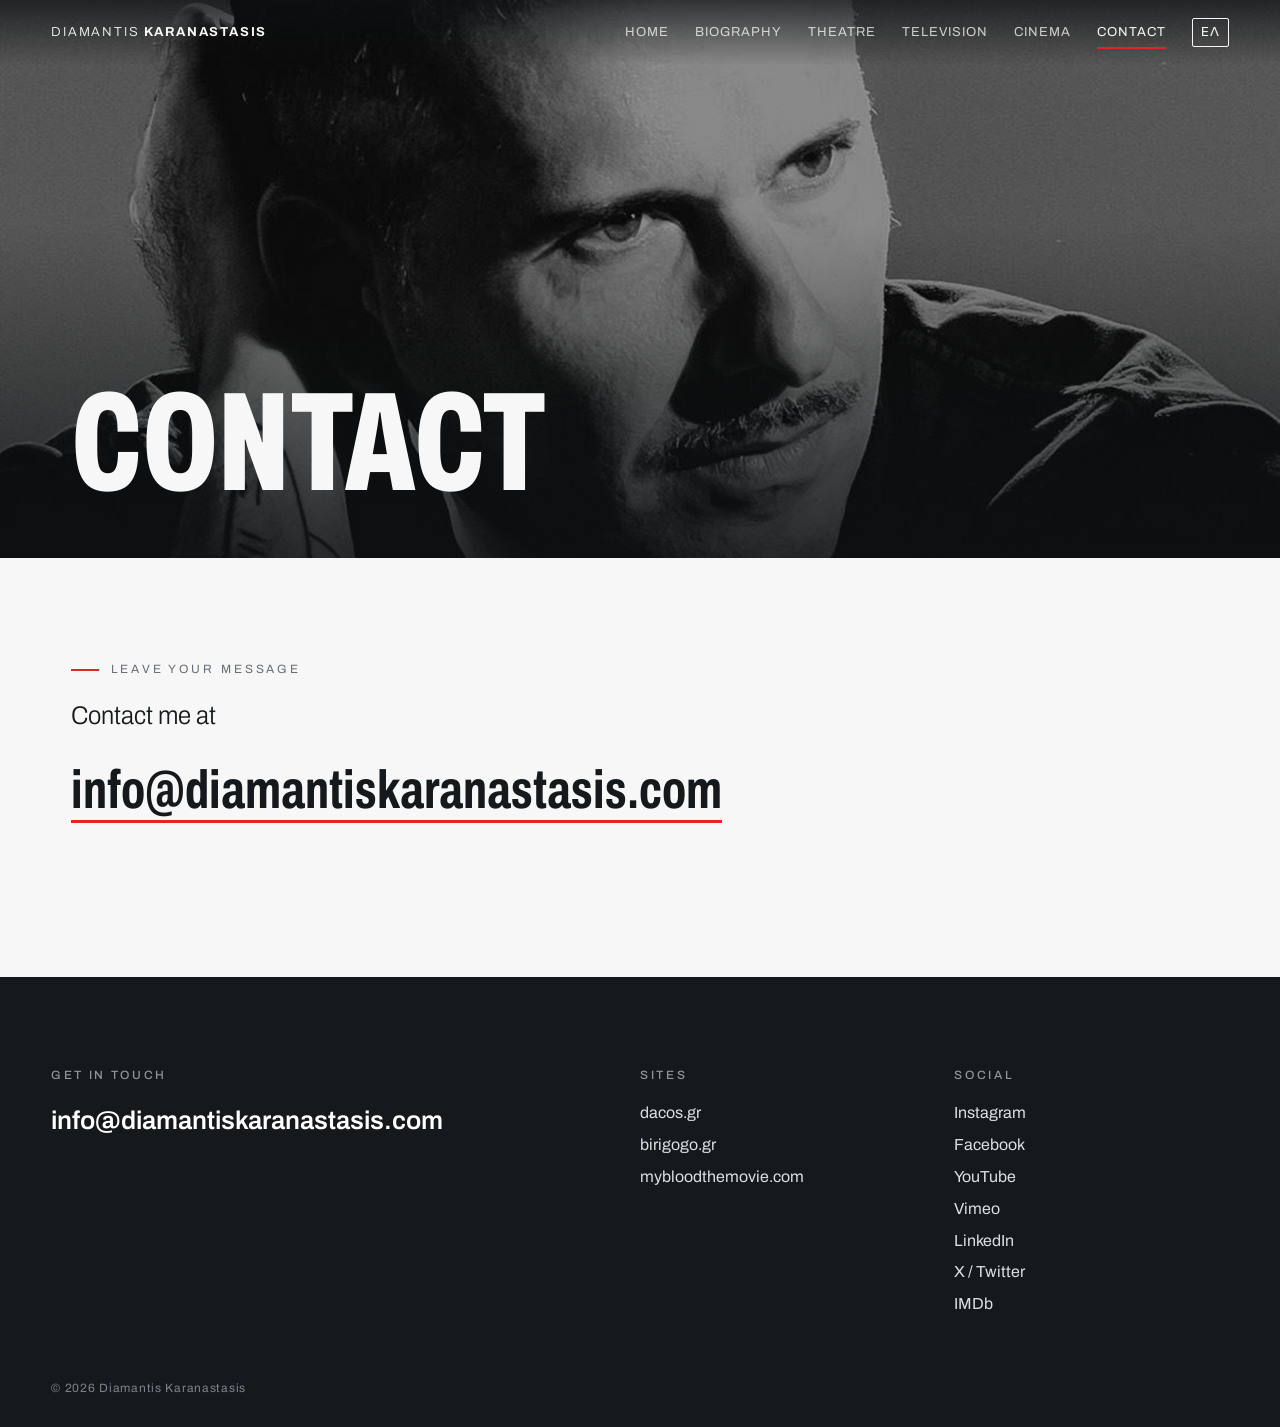
<file: en/contact/index.html>
<!doctype html>
<html lang="en">
<head>
<meta charset="utf-8">
<meta name="viewport" content="width=device-width,initial-scale=1">
<title>Contact | Diamantis Karanastasis</title>
<meta name="description" content="Diamantis Karanastasis is a theatre and television actor, director, award-winning filmmaker and distinguished voice-over artist.">
<link rel="canonical" href="https://diamantiskaranastasis.com/en/contact/">
<link rel="alternate" hreflang="en" href="https://diamantiskaranastasis.com/en/contact/">
<link rel="alternate" hreflang="el" href="https://diamantiskaranastasis.com/epikoinonia/">
<meta property="og:title" content="Contact | Diamantis Karanastasis">
<meta property="og:description" content="Diamantis Karanastasis is a theatre and television actor, director, award-winning filmmaker and distinguished voice-over artist.">
<meta property="og:image" content="https://diamantiskaranastasis.com/img/hero.jpg">
<meta property="og:type" content="website">
<link rel="icon" href="/img/favicon.svg" type="image/svg+xml">
<link rel="preconnect" href="https://fonts.googleapis.com">
<link rel="preconnect" href="https://fonts.gstatic.com" crossorigin>
<link href="https://fonts.googleapis.com/css2?family=Archivo:ital,wdth,wght@0,62..125,300..800;1,62..125,300..800&display=swap" rel="stylesheet">
<link rel="stylesheet" href="/style.css">
</head>
<body class="page-contact">
<a class="skip" href="#main">Skip to content</a>
<header class="top">
  <a class="mark" href="/en/"><span>Diamantis</span> <b>Karanastasis</b></a>
  <button class="burger" aria-expanded="false" aria-controls="nav" aria-label="Menu"><i></i><i></i></button>
  <nav id="nav"><a href="/en/">Home</a><a href="/en/biography/">Biography</a><a href="/en/theatre/">Theatre</a><a href="/en/television/">Television</a><a href="/en/cinema/">Cinema</a><a href="/en/contact/" aria-current="page">Contact</a><a class="lang" href="/epikoinonia/" hreflang="el" lang="el">ΕΛ</a></nav>
</header>
<main id="main">

<section class="phead">
  <img src="/img/contact.jpg" alt="" fetchpriority="high">
  <div class="phead-txt wrap"><h1>Contact</h1></div>
</section>
<section class="contact wrap">
  <p class="eyebrow">Leave your message</p>
  <p class="lede">Contact me at</p>
  <a class="bigmail" href="mailto:info@diamantiskaranastasis.com">info@diamantiskaranastasis.com</a>
</section>
</main>
<footer class="foot">
  <div class="foot-grid">
    <div><h3>Get in touch</h3><a class="mail" href="mailto:info@diamantiskaranastasis.com">info@diamantiskaranastasis.com</a></div>
    <div><h3>Sites</h3><ul><li><a href="https://dacos.gr" target="_blank" rel="noopener">dacos.gr</a></li><li><a href="https://birigogo.gr" target="_blank" rel="noopener">birigogo.gr</a></li><li><a href="https://mybloodthemovie.com" target="_blank" rel="noopener">mybloodthemovie.com</a></li></ul></div>
    <div><h3>Social</h3><ul><li><a href="https://www.instagram.com/diamond_karanastasis/" target="_blank" rel="noopener">Instagram</a></li><li><a href="https://www.facebook.com/diamantis.karanastasis/" target="_blank" rel="noopener">Facebook</a></li><li><a href="https://www.youtube.com/channel/UCJ98Gt_ZgGxIDcLVIK1UcEQ" target="_blank" rel="noopener">YouTube</a></li><li><a href="https://vimeo.com/user14352981" target="_blank" rel="noopener">Vimeo</a></li><li><a href="https://www.linkedin.com/in/diamantis-karanastasis-67392116/" target="_blank" rel="noopener">LinkedIn</a></li><li><a href="https://twitter.com/diamantis_kar" target="_blank" rel="noopener">X / Twitter</a></li><li><a href="https://www.imdb.com/name/nm1007350/" target="_blank" rel="noopener">IMDb</a></li></ul></div>
  </div>
  <p class="legal">© <span id="yr">2026</span> Diamantis Karanastasis</p>
</footer>
<script>
document.getElementById('yr').textContent=new Date().getFullYear();
const b=document.querySelector('.burger'),n=document.getElementById('nav');
b.addEventListener('click',()=>{const o=b.getAttribute('aria-expanded')==='true';b.setAttribute('aria-expanded',!o);document.body.classList.toggle('nav-open',!o);});
const io=new IntersectionObserver(es=>es.forEach(e=>{if(e.isIntersecting){e.target.classList.add('in');io.unobserve(e.target);}}),{rootMargin:'0px 0px -8% 0px'});
document.querySelectorAll('.reveal').forEach(el=>io.observe(el));

const st=document.querySelector('.strip');
let touched=false;
if(st){
 const step=()=>Math.max(st.clientWidth*0.8,280);
 document.querySelector('.slider .prev').onclick=()=>{touched=true;st.scrollBy({left:-step(),behavior:'smooth'});};
 document.querySelector('.slider .next').onclick=()=>{touched=true;st.scrollBy({left:step(),behavior:'smooth'});};
 const upd=()=>{document.querySelector('.slider .prev').disabled=st.scrollLeft<5;document.querySelector('.slider .next').disabled=st.scrollLeft+st.clientWidth>=st.scrollWidth-5;};
 st.addEventListener('scroll',upd,{passive:true});window.addEventListener('resize',upd);['pointerdown','wheel','touchstart','keydown'].forEach(ev=>st.addEventListener(ev,()=>touched=true,{passive:true}));st.querySelectorAll('img').forEach(i=>i.addEventListener('load',()=>{if(!touched)st.scrollLeft=0;upd();}));window.addEventListener('load',()=>{st.scrollLeft=0;upd();});st.scrollLeft=0;upd();
 const shots=[...st.querySelectorAll('.shot')],lb=document.querySelector('.lb'),li=lb.querySelector('img'),lc=lb.querySelector('.lb-c');let cur=0,x0=null;
 const show=i=>{cur=(i+shots.length)%shots.length;li.src=shots[cur].dataset.full;lc.textContent=(cur+1)+' / '+shots.length;};
 const open=i=>{show(i);lb.hidden=false;document.body.style.overflow='hidden';lb.querySelector('.lb-x').focus();};
 const close=()=>{lb.hidden=true;document.body.style.overflow='';shots[cur].focus();};
 shots.forEach((b,i)=>b.onclick=()=>open(i));
 lb.querySelector('.lb-x').onclick=close;lb.querySelector('.lb-p').onclick=e=>{e.stopPropagation();show(cur-1)};lb.querySelector('.lb-n').onclick=e=>{e.stopPropagation();show(cur+1)};
 lb.onclick=e=>{if(e.target===lb)close();};
 document.addEventListener('keydown',e=>{if(lb.hidden)return;if(e.key==='Escape')close();if(e.key==='ArrowLeft')show(cur-1);if(e.key==='ArrowRight')show(cur+1);});
 lb.addEventListener('touchstart',e=>{x0=e.touches[0].clientX},{passive:true});
 lb.addEventListener('touchend',e=>{if(x0===null)return;const d=e.changedTouches[0].clientX-x0;if(Math.abs(d)>50)show(cur+(d<0?1:-1));x0=null;});
}
</script>
</body>
</html>
</file>
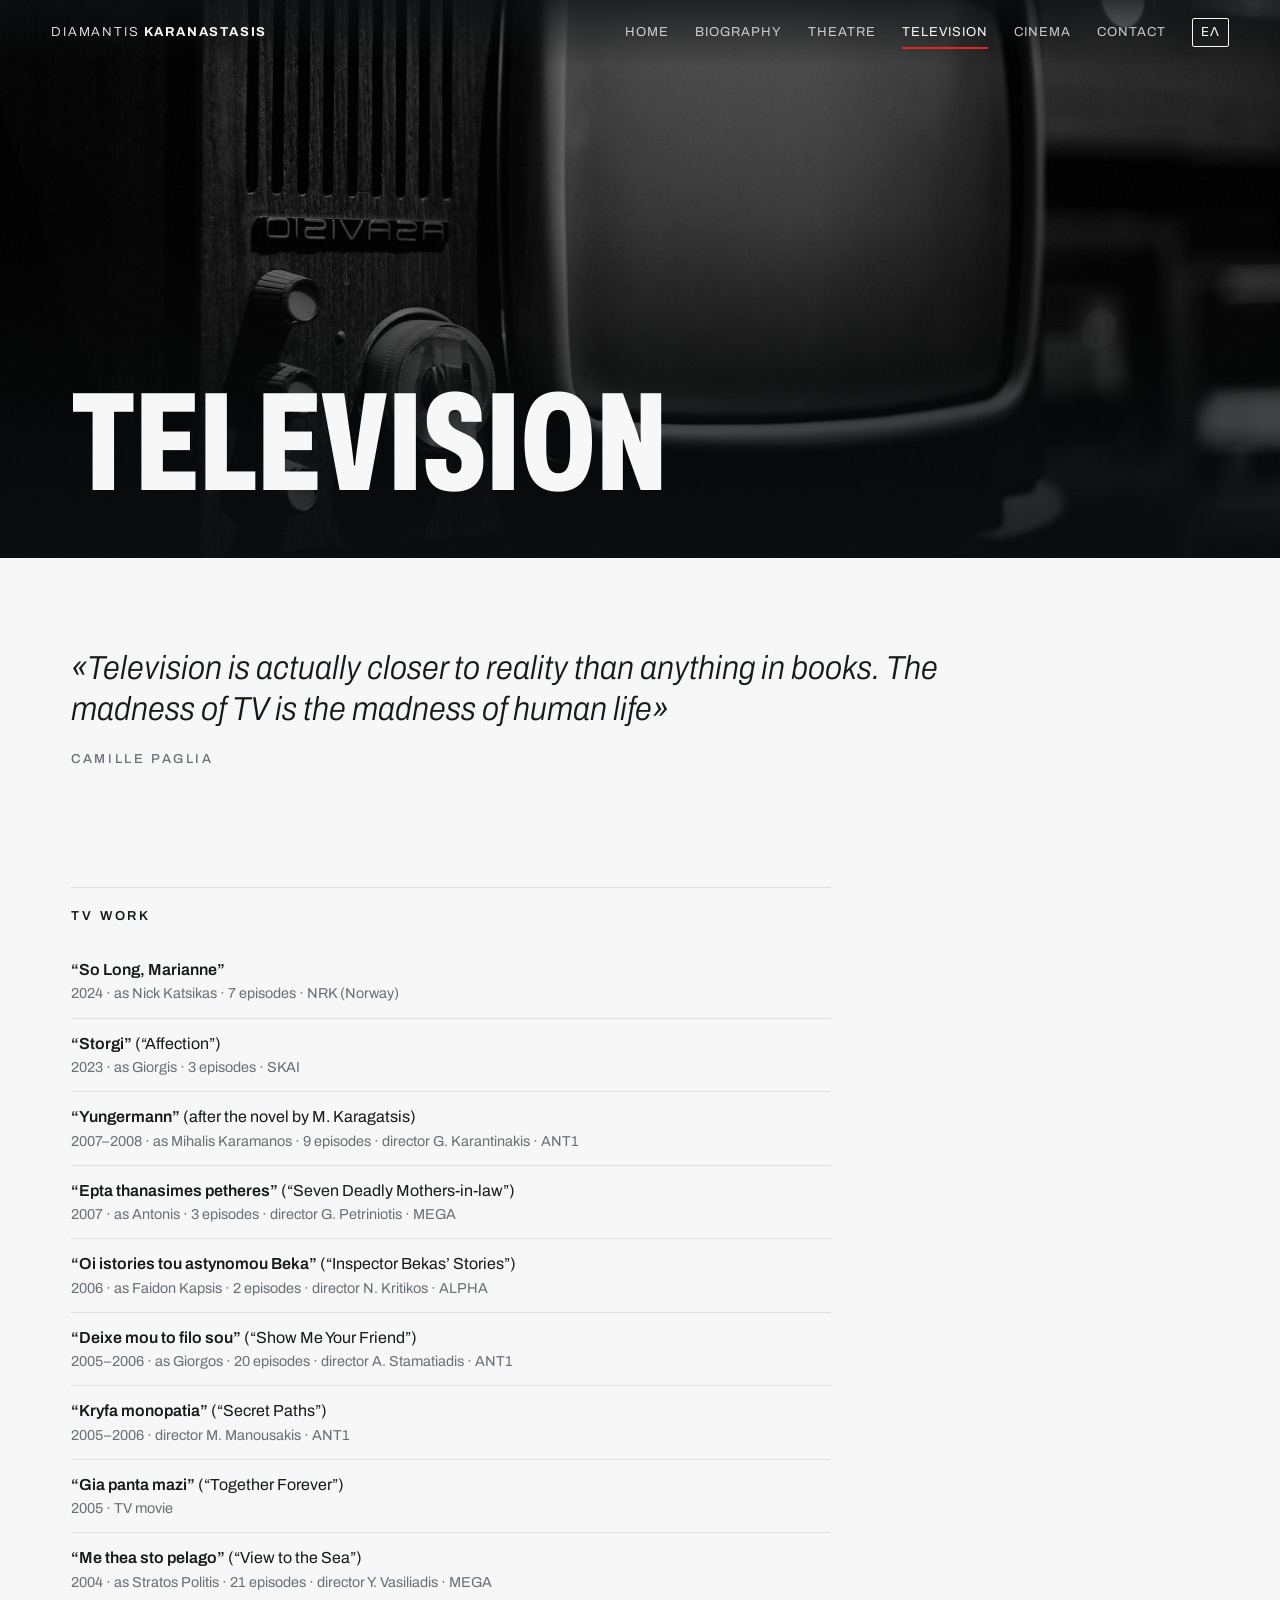
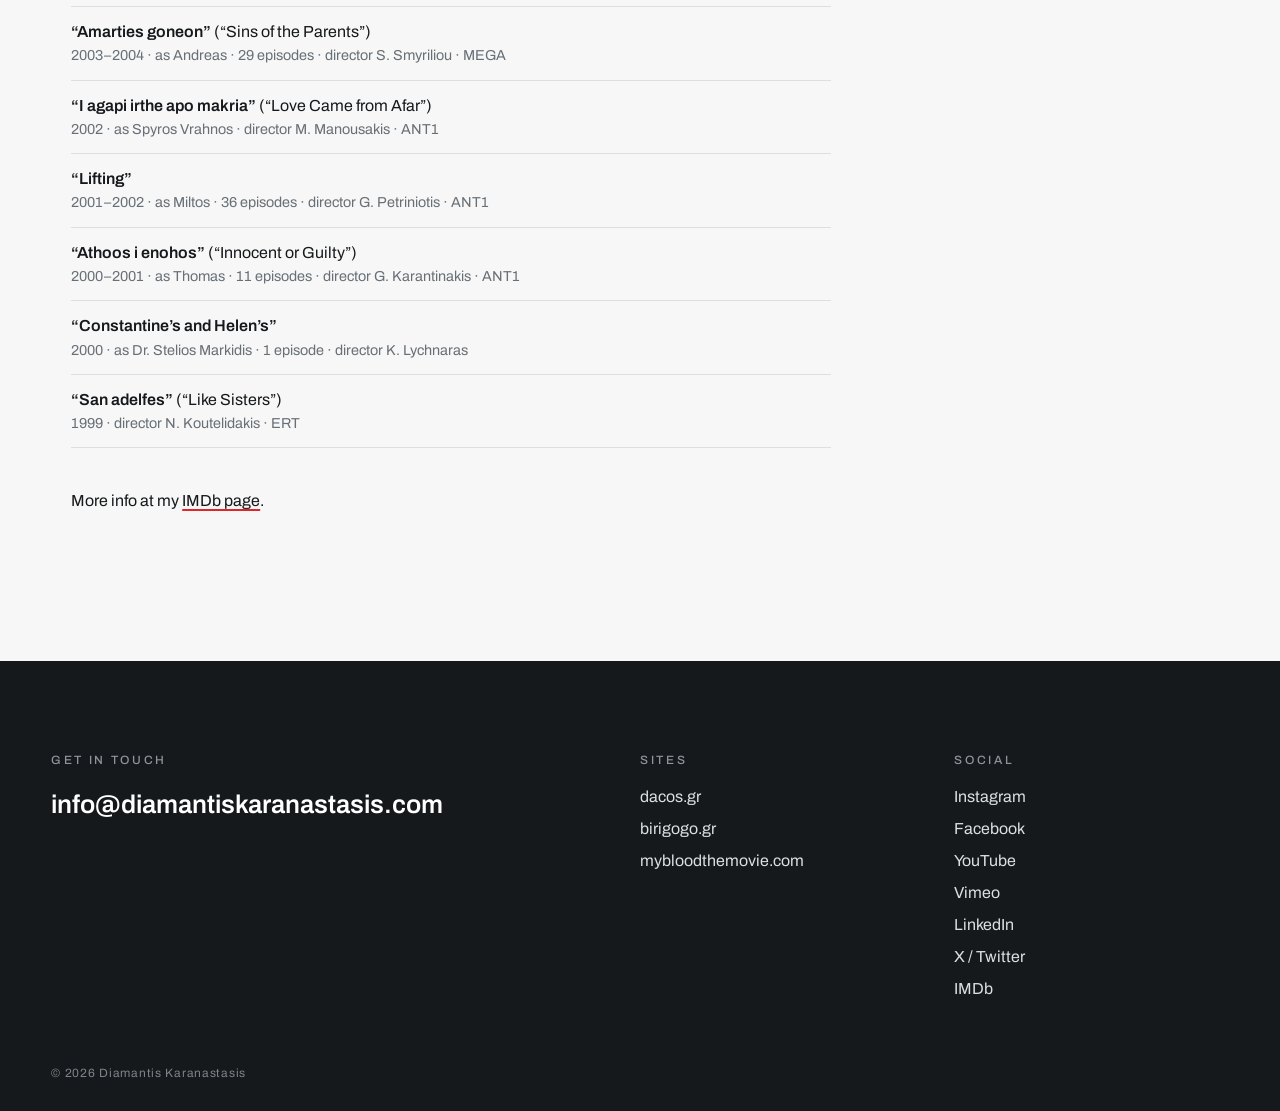
<file: en/television/index.html>
<!doctype html>
<html lang="en">
<head>
<meta charset="utf-8">
<meta name="viewport" content="width=device-width,initial-scale=1">
<title>Television | Diamantis Karanastasis</title>
<meta name="description" content="Diamantis Karanastasis is a theatre and television actor, director, award-winning filmmaker and distinguished voice-over artist.">
<link rel="canonical" href="https://diamantiskaranastasis.com/en/television/">
<link rel="alternate" hreflang="en" href="https://diamantiskaranastasis.com/en/television/">
<link rel="alternate" hreflang="el" href="https://diamantiskaranastasis.com/tileorasi/">
<meta property="og:title" content="Television | Diamantis Karanastasis">
<meta property="og:description" content="Diamantis Karanastasis is a theatre and television actor, director, award-winning filmmaker and distinguished voice-over artist.">
<meta property="og:image" content="https://diamantiskaranastasis.com/img/hero.jpg">
<meta property="og:type" content="website">
<link rel="icon" href="/img/favicon.svg" type="image/svg+xml">
<link rel="preconnect" href="https://fonts.googleapis.com">
<link rel="preconnect" href="https://fonts.gstatic.com" crossorigin>
<link href="https://fonts.googleapis.com/css2?family=Archivo:ital,wdth,wght@0,62..125,300..800;1,62..125,300..800&display=swap" rel="stylesheet">
<link rel="stylesheet" href="/style.css">
</head>
<body class="page-tv">
<a class="skip" href="#main">Skip to content</a>
<header class="top">
  <a class="mark" href="/en/"><span>Diamantis</span> <b>Karanastasis</b></a>
  <button class="burger" aria-expanded="false" aria-controls="nav" aria-label="Menu"><i></i><i></i></button>
  <nav id="nav"><a href="/en/">Home</a><a href="/en/biography/">Biography</a><a href="/en/theatre/">Theatre</a><a href="/en/television/" aria-current="page">Television</a><a href="/en/cinema/">Cinema</a><a href="/en/contact/">Contact</a><a class="lang" href="/tileorasi/" hreflang="el" lang="el">ΕΛ</a></nav>
</header>
<main id="main">

<section class="phead">
  <img src="/img/tv.jpg" alt="" fetchpriority="high">
  <div class="phead-txt wrap"><h1>Television</h1></div>
</section>
<section class="epi wrap reveal"><blockquote>«Television is actually closer to reality than anything in books. The madness of TV is the madness of human life»<cite>Camille Paglia</cite></blockquote></section>
<article class="prose wrap"><h2 class="sub">TV work</h2><ul class="credits"><li><b>“So Long, Marianne”</b><span>2024 · as Nick Katsikas · 7 episodes · NRK (Norway)</span></li><li><b>“Storgi”</b> (“Affection”)<span>2023 · as Giorgis · 3 episodes · SKAI</span></li><li><b>“Yungermann”</b> (after the novel by M. Karagatsis)<span>2007–2008 · as Mihalis Karamanos · 9 episodes · director G. Karantinakis · ANT1</span></li><li><b>“Epta thanasimes petheres”</b> (“Seven Deadly Mothers-in-law”)<span>2007 · as Antonis · 3 episodes · director G. Petriniotis · MEGA</span></li><li><b>“Oi istories tou astynomou Beka”</b> (“Inspector Bekas’ Stories”)<span>2006 · as Faidon Kapsis · 2 episodes · director N. Kritikos · ALPHA</span></li><li><b>“Deixe mou to filo sou”</b> (“Show Me Your Friend”)<span>2005–2006 · as Giorgos · 20 episodes · director A. Stamatiadis · ANT1</span></li><li><b>“Kryfa monopatia”</b> (“Secret Paths”)<span>2005–2006 · director M. Manousakis · ANT1</span></li><li><b>“Gia panta mazi”</b> (“Together Forever”)<span>2005 · TV movie</span></li><li><b>“Me thea sto pelago”</b> (“View to the Sea”)<span>2004 · as Stratos Politis · 21 episodes · director Y. Vasiliadis · MEGA</span></li><li><b>“Amarties goneon”</b> (“Sins of the Parents”)<span>2003–2004 · as Andreas · 29 episodes · director S. Smyriliou · MEGA</span></li><li><b>“I agapi irthe apo makria”</b> (“Love Came from Afar”)<span>2002 · as Spyros Vrahnos · director M. Manousakis · ANT1</span></li><li><b>“Lifting”</b><span>2001–2002 · as Miltos · 36 episodes · director G. Petriniotis · ANT1</span></li><li><b>“Athoos i enohos”</b> (“Innocent or Guilty”)<span>2000–2001 · as Thomas · 11 episodes · director G. Karantinakis · ANT1</span></li><li><b>“Constantine’s and Helen’s”</b><span>2000 · as Dr. Stelios Markidis · 1 episode · director K. Lychnaras</span></li><li><b>“San adelfes”</b> (“Like Sisters”)<span>1999 · director N. Koutelidakis · ERT</span></li></ul><p>More info at my <a href="https://www.imdb.com/name/nm1007350/" target="_blank" rel="noopener">IMDb page</a>.</p></article>
</main>
<footer class="foot">
  <div class="foot-grid">
    <div><h3>Get in touch</h3><a class="mail" href="mailto:info@diamantiskaranastasis.com">info@diamantiskaranastasis.com</a></div>
    <div><h3>Sites</h3><ul><li><a href="https://dacos.gr" target="_blank" rel="noopener">dacos.gr</a></li><li><a href="https://birigogo.gr" target="_blank" rel="noopener">birigogo.gr</a></li><li><a href="https://mybloodthemovie.com" target="_blank" rel="noopener">mybloodthemovie.com</a></li></ul></div>
    <div><h3>Social</h3><ul><li><a href="https://www.instagram.com/diamond_karanastasis/" target="_blank" rel="noopener">Instagram</a></li><li><a href="https://www.facebook.com/diamantis.karanastasis/" target="_blank" rel="noopener">Facebook</a></li><li><a href="https://www.youtube.com/channel/UCJ98Gt_ZgGxIDcLVIK1UcEQ" target="_blank" rel="noopener">YouTube</a></li><li><a href="https://vimeo.com/user14352981" target="_blank" rel="noopener">Vimeo</a></li><li><a href="https://www.linkedin.com/in/diamantis-karanastasis-67392116/" target="_blank" rel="noopener">LinkedIn</a></li><li><a href="https://twitter.com/diamantis_kar" target="_blank" rel="noopener">X / Twitter</a></li><li><a href="https://www.imdb.com/name/nm1007350/" target="_blank" rel="noopener">IMDb</a></li></ul></div>
  </div>
  <p class="legal">© <span id="yr">2026</span> Diamantis Karanastasis</p>
</footer>
<script>
document.getElementById('yr').textContent=new Date().getFullYear();
const b=document.querySelector('.burger'),n=document.getElementById('nav');
b.addEventListener('click',()=>{const o=b.getAttribute('aria-expanded')==='true';b.setAttribute('aria-expanded',!o);document.body.classList.toggle('nav-open',!o);});
const io=new IntersectionObserver(es=>es.forEach(e=>{if(e.isIntersecting){e.target.classList.add('in');io.unobserve(e.target);}}),{rootMargin:'0px 0px -8% 0px'});
document.querySelectorAll('.reveal').forEach(el=>io.observe(el));

const st=document.querySelector('.strip');
let touched=false;
if(st){
 const step=()=>Math.max(st.clientWidth*0.8,280);
 document.querySelector('.slider .prev').onclick=()=>{touched=true;st.scrollBy({left:-step(),behavior:'smooth'});};
 document.querySelector('.slider .next').onclick=()=>{touched=true;st.scrollBy({left:step(),behavior:'smooth'});};
 const upd=()=>{document.querySelector('.slider .prev').disabled=st.scrollLeft<5;document.querySelector('.slider .next').disabled=st.scrollLeft+st.clientWidth>=st.scrollWidth-5;};
 st.addEventListener('scroll',upd,{passive:true});window.addEventListener('resize',upd);['pointerdown','wheel','touchstart','keydown'].forEach(ev=>st.addEventListener(ev,()=>touched=true,{passive:true}));st.querySelectorAll('img').forEach(i=>i.addEventListener('load',()=>{if(!touched)st.scrollLeft=0;upd();}));window.addEventListener('load',()=>{st.scrollLeft=0;upd();});st.scrollLeft=0;upd();
 const shots=[...st.querySelectorAll('.shot')],lb=document.querySelector('.lb'),li=lb.querySelector('img'),lc=lb.querySelector('.lb-c');let cur=0,x0=null;
 const show=i=>{cur=(i+shots.length)%shots.length;li.src=shots[cur].dataset.full;lc.textContent=(cur+1)+' / '+shots.length;};
 const open=i=>{show(i);lb.hidden=false;document.body.style.overflow='hidden';lb.querySelector('.lb-x').focus();};
 const close=()=>{lb.hidden=true;document.body.style.overflow='';shots[cur].focus();};
 shots.forEach((b,i)=>b.onclick=()=>open(i));
 lb.querySelector('.lb-x').onclick=close;lb.querySelector('.lb-p').onclick=e=>{e.stopPropagation();show(cur-1)};lb.querySelector('.lb-n').onclick=e=>{e.stopPropagation();show(cur+1)};
 lb.onclick=e=>{if(e.target===lb)close();};
 document.addEventListener('keydown',e=>{if(lb.hidden)return;if(e.key==='Escape')close();if(e.key==='ArrowLeft')show(cur-1);if(e.key==='ArrowRight')show(cur+1);});
 lb.addEventListener('touchstart',e=>{x0=e.touches[0].clientX},{passive:true});
 lb.addEventListener('touchend',e=>{if(x0===null)return;const d=e.changedTouches[0].clientX-x0;if(Math.abs(d)>50)show(cur+(d<0?1:-1));x0=null;});
}
</script>
</body>
</html>
</file>
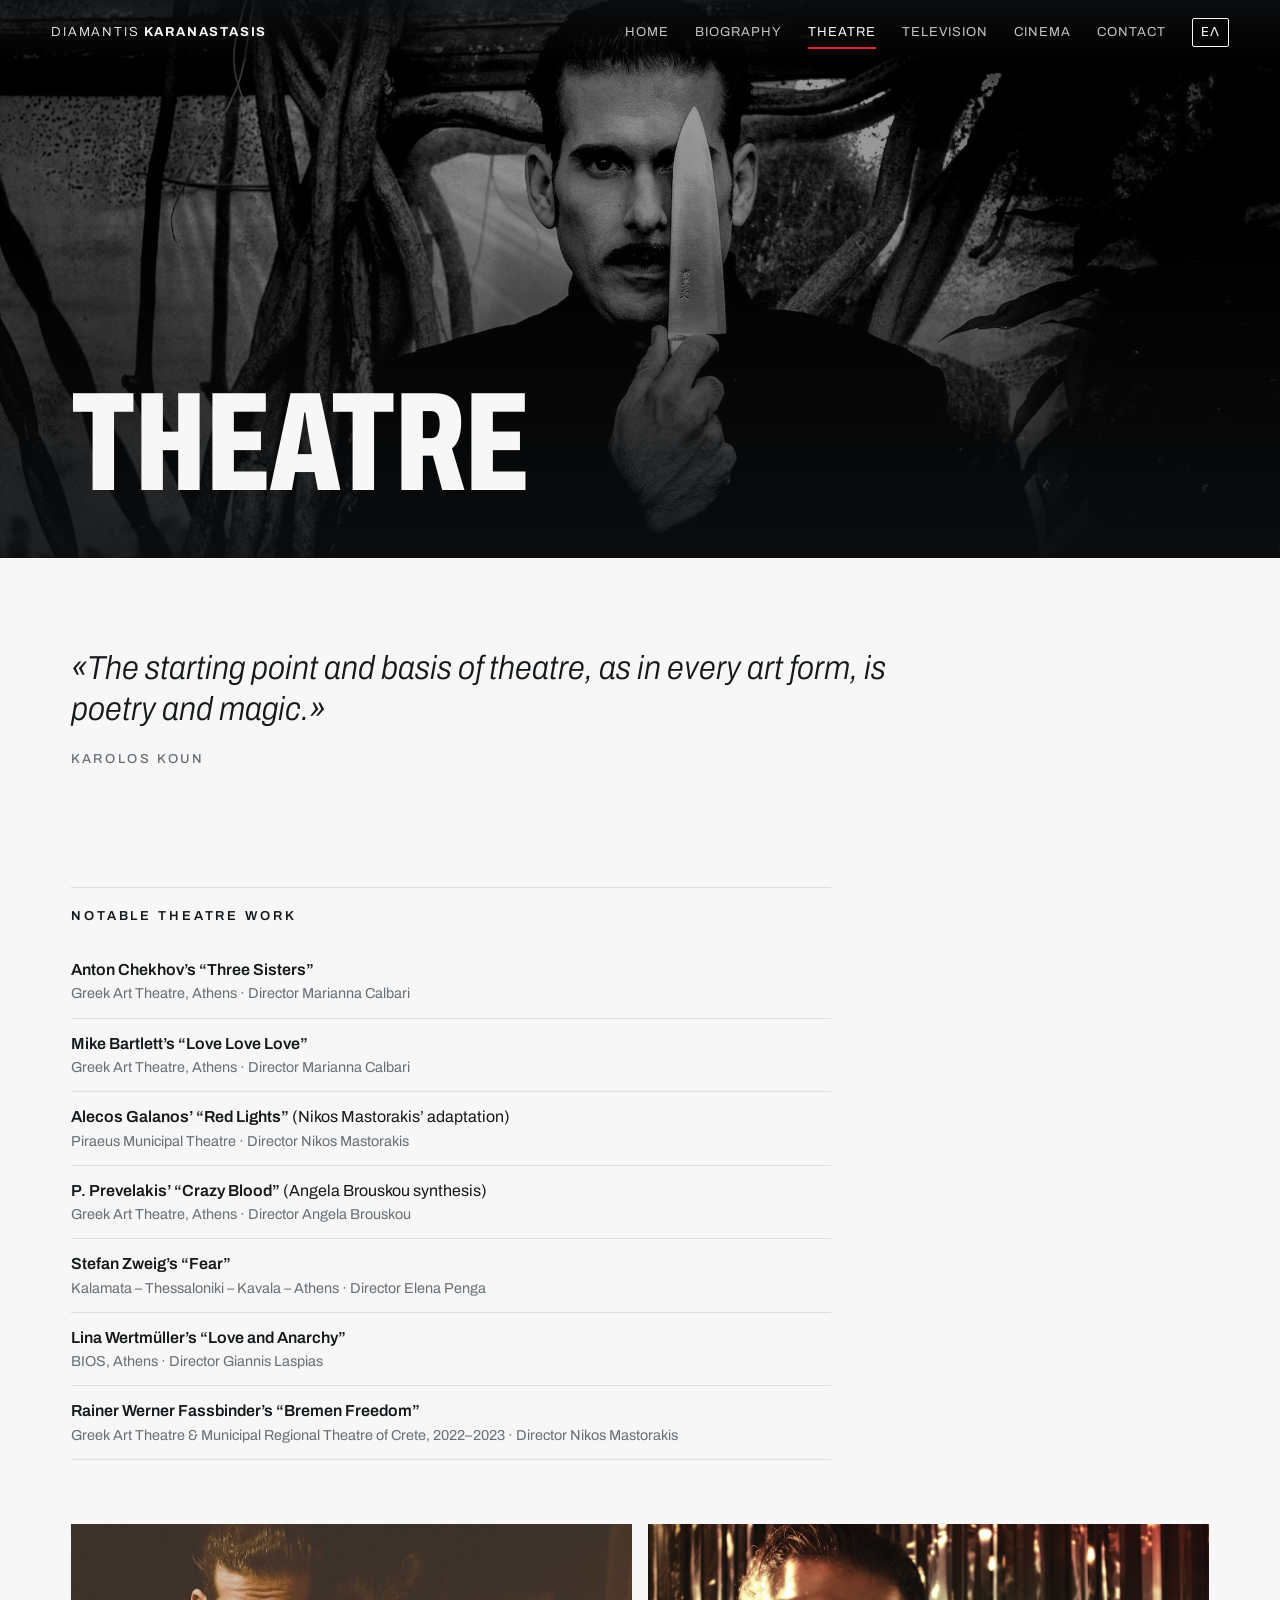
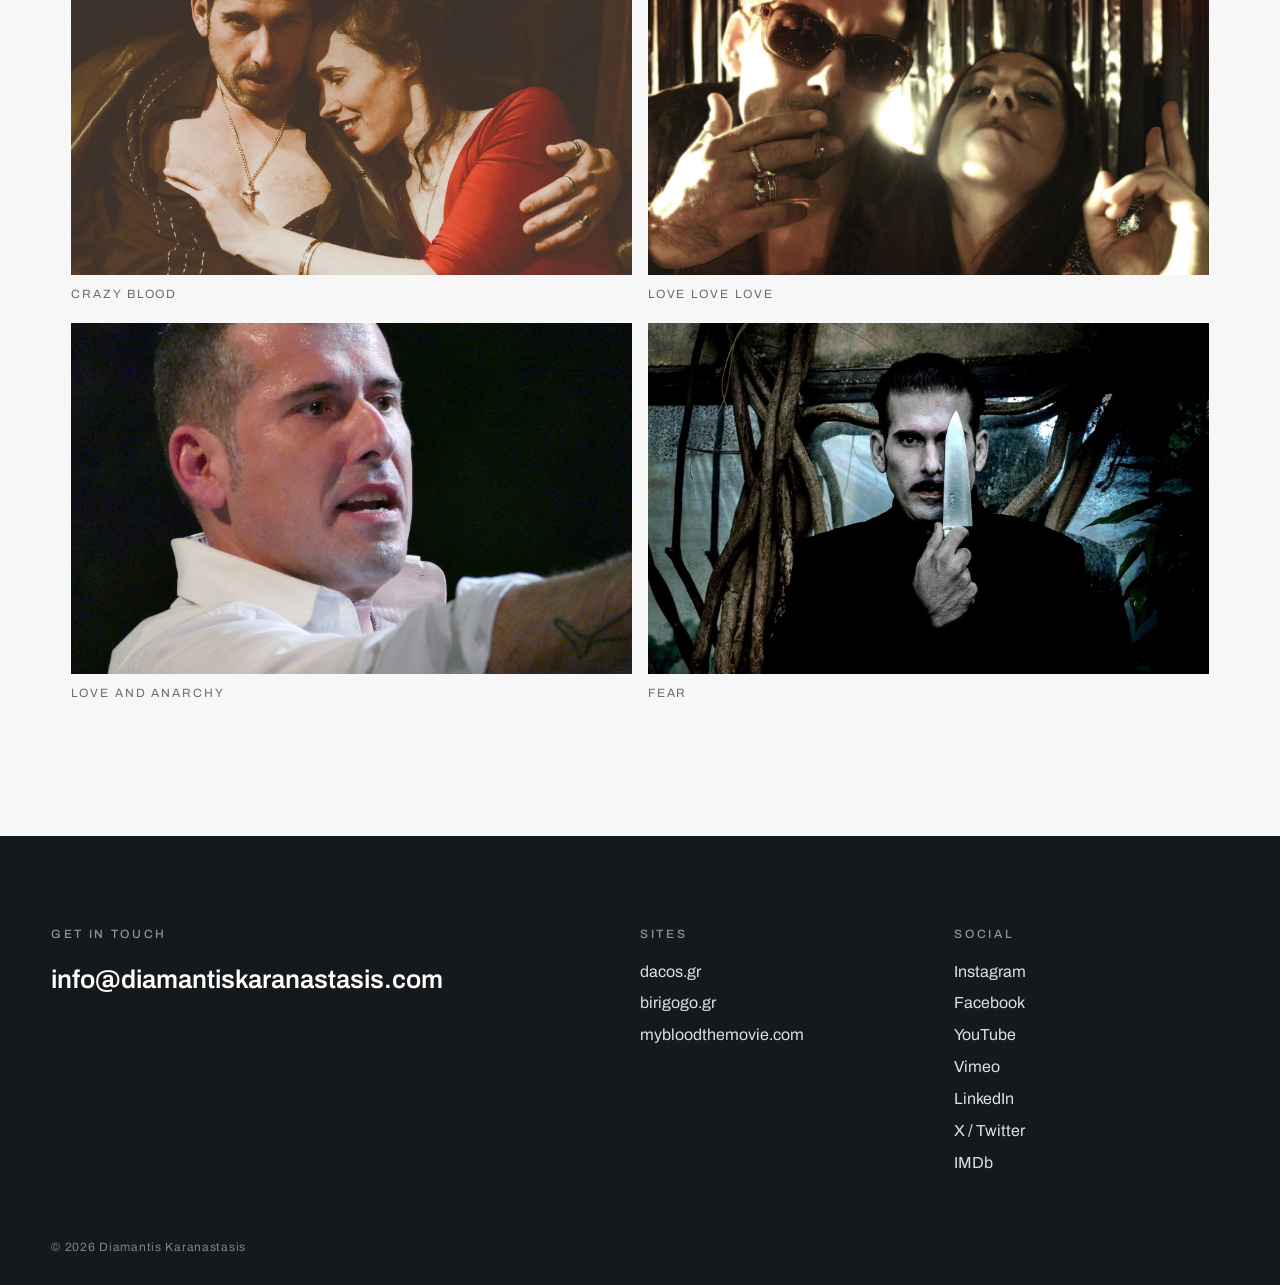
<file: en/theatre/index.html>
<!doctype html>
<html lang="en">
<head>
<meta charset="utf-8">
<meta name="viewport" content="width=device-width,initial-scale=1">
<title>Theatre | Diamantis Karanastasis</title>
<meta name="description" content="Diamantis Karanastasis is a theatre and television actor, director, award-winning filmmaker and distinguished voice-over artist.">
<link rel="canonical" href="https://diamantiskaranastasis.com/en/theatre/">
<link rel="alternate" hreflang="en" href="https://diamantiskaranastasis.com/en/theatre/">
<link rel="alternate" hreflang="el" href="https://diamantiskaranastasis.com/theatro/">
<meta property="og:title" content="Theatre | Diamantis Karanastasis">
<meta property="og:description" content="Diamantis Karanastasis is a theatre and television actor, director, award-winning filmmaker and distinguished voice-over artist.">
<meta property="og:image" content="https://diamantiskaranastasis.com/img/hero.jpg">
<meta property="og:type" content="website">
<link rel="icon" href="/img/favicon.svg" type="image/svg+xml">
<link rel="preconnect" href="https://fonts.googleapis.com">
<link rel="preconnect" href="https://fonts.gstatic.com" crossorigin>
<link href="https://fonts.googleapis.com/css2?family=Archivo:ital,wdth,wght@0,62..125,300..800;1,62..125,300..800&display=swap" rel="stylesheet">
<link rel="stylesheet" href="/style.css">
</head>
<body class="page-theatre">
<a class="skip" href="#main">Skip to content</a>
<header class="top">
  <a class="mark" href="/en/"><span>Diamantis</span> <b>Karanastasis</b></a>
  <button class="burger" aria-expanded="false" aria-controls="nav" aria-label="Menu"><i></i><i></i></button>
  <nav id="nav"><a href="/en/">Home</a><a href="/en/biography/">Biography</a><a href="/en/theatre/" aria-current="page">Theatre</a><a href="/en/television/">Television</a><a href="/en/cinema/">Cinema</a><a href="/en/contact/">Contact</a><a class="lang" href="/theatro/" hreflang="el" lang="el">ΕΛ</a></nav>
</header>
<main id="main">

<section class="phead">
  <img src="/img/theatre.jpg" alt="" fetchpriority="high">
  <div class="phead-txt wrap"><h1>Theatre</h1></div>
</section>
<section class="epi wrap reveal"><blockquote>«The starting point and basis of theatre, as in every art form, is poetry and magic.»<cite>Karolos Koun</cite></blockquote></section>
<article class="prose wrap"><h2 class="sub">Notable theatre work</h2><ul class="credits"><li><b>Anton Chekhov’s “Three Sisters”</b><span>Greek Art Theatre, Athens · Director Marianna Calbari</span></li><li><b>Mike Bartlett’s “Love Love Love”</b><span>Greek Art Theatre, Athens · Director Marianna Calbari</span></li><li><b>Alecos Galanos’ “Red Lights”</b> (Nikos Mastorakis’ adaptation)<span>Piraeus Municipal Theatre · Director Nikos Mastorakis</span></li><li><b>P. Prevelakis’ “Crazy Blood”</b> (Angela Brouskou synthesis)<span>Greek Art Theatre, Athens · Director Angela Brouskou</span></li><li><b>Stefan Zweig’s “Fear”</b><span>Kalamata – Thessaloniki – Kavala – Athens · Director Elena Penga</span></li><li><b>Lina Wertmüller’s “Love and Anarchy”</b><span>BIOS, Athens · Director Giannis Laspias</span></li><li><b>Rainer Werner Fassbinder’s “Bremen Freedom”</b><span>Greek Art Theatre &amp; Municipal Regional Theatre of Crete, 2022–2023 · Director Nikos Mastorakis</span></li></ul><div class="gallery"><figure class="reveal"><img src="/img/p-trelo-aima.jpg" alt="Crazy Blood" loading="lazy"><figcaption>Crazy Blood</figcaption></figure><figure class="reveal"><img src="/img/p-love.jpg" alt="Love Love Love" loading="lazy"><figcaption>Love Love Love</figcaption></figure><figure class="reveal"><img src="/img/p-anarchia.jpg" alt="Love and Anarchy" loading="lazy"><figcaption>Love and Anarchy</figcaption></figure><figure class="reveal"><img src="/img/p-fovos.jpg" alt="Fear" loading="lazy"><figcaption>Fear</figcaption></figure></div></article>
</main>
<footer class="foot">
  <div class="foot-grid">
    <div><h3>Get in touch</h3><a class="mail" href="mailto:info@diamantiskaranastasis.com">info@diamantiskaranastasis.com</a></div>
    <div><h3>Sites</h3><ul><li><a href="https://dacos.gr" target="_blank" rel="noopener">dacos.gr</a></li><li><a href="https://birigogo.gr" target="_blank" rel="noopener">birigogo.gr</a></li><li><a href="https://mybloodthemovie.com" target="_blank" rel="noopener">mybloodthemovie.com</a></li></ul></div>
    <div><h3>Social</h3><ul><li><a href="https://www.instagram.com/diamond_karanastasis/" target="_blank" rel="noopener">Instagram</a></li><li><a href="https://www.facebook.com/diamantis.karanastasis/" target="_blank" rel="noopener">Facebook</a></li><li><a href="https://www.youtube.com/channel/UCJ98Gt_ZgGxIDcLVIK1UcEQ" target="_blank" rel="noopener">YouTube</a></li><li><a href="https://vimeo.com/user14352981" target="_blank" rel="noopener">Vimeo</a></li><li><a href="https://www.linkedin.com/in/diamantis-karanastasis-67392116/" target="_blank" rel="noopener">LinkedIn</a></li><li><a href="https://twitter.com/diamantis_kar" target="_blank" rel="noopener">X / Twitter</a></li><li><a href="https://www.imdb.com/name/nm1007350/" target="_blank" rel="noopener">IMDb</a></li></ul></div>
  </div>
  <p class="legal">© <span id="yr">2026</span> Diamantis Karanastasis</p>
</footer>
<script>
document.getElementById('yr').textContent=new Date().getFullYear();
const b=document.querySelector('.burger'),n=document.getElementById('nav');
b.addEventListener('click',()=>{const o=b.getAttribute('aria-expanded')==='true';b.setAttribute('aria-expanded',!o);document.body.classList.toggle('nav-open',!o);});
const io=new IntersectionObserver(es=>es.forEach(e=>{if(e.isIntersecting){e.target.classList.add('in');io.unobserve(e.target);}}),{rootMargin:'0px 0px -8% 0px'});
document.querySelectorAll('.reveal').forEach(el=>io.observe(el));

const st=document.querySelector('.strip');
let touched=false;
if(st){
 const step=()=>Math.max(st.clientWidth*0.8,280);
 document.querySelector('.slider .prev').onclick=()=>{touched=true;st.scrollBy({left:-step(),behavior:'smooth'});};
 document.querySelector('.slider .next').onclick=()=>{touched=true;st.scrollBy({left:step(),behavior:'smooth'});};
 const upd=()=>{document.querySelector('.slider .prev').disabled=st.scrollLeft<5;document.querySelector('.slider .next').disabled=st.scrollLeft+st.clientWidth>=st.scrollWidth-5;};
 st.addEventListener('scroll',upd,{passive:true});window.addEventListener('resize',upd);['pointerdown','wheel','touchstart','keydown'].forEach(ev=>st.addEventListener(ev,()=>touched=true,{passive:true}));st.querySelectorAll('img').forEach(i=>i.addEventListener('load',()=>{if(!touched)st.scrollLeft=0;upd();}));window.addEventListener('load',()=>{st.scrollLeft=0;upd();});st.scrollLeft=0;upd();
 const shots=[...st.querySelectorAll('.shot')],lb=document.querySelector('.lb'),li=lb.querySelector('img'),lc=lb.querySelector('.lb-c');let cur=0,x0=null;
 const show=i=>{cur=(i+shots.length)%shots.length;li.src=shots[cur].dataset.full;lc.textContent=(cur+1)+' / '+shots.length;};
 const open=i=>{show(i);lb.hidden=false;document.body.style.overflow='hidden';lb.querySelector('.lb-x').focus();};
 const close=()=>{lb.hidden=true;document.body.style.overflow='';shots[cur].focus();};
 shots.forEach((b,i)=>b.onclick=()=>open(i));
 lb.querySelector('.lb-x').onclick=close;lb.querySelector('.lb-p').onclick=e=>{e.stopPropagation();show(cur-1)};lb.querySelector('.lb-n').onclick=e=>{e.stopPropagation();show(cur+1)};
 lb.onclick=e=>{if(e.target===lb)close();};
 document.addEventListener('keydown',e=>{if(lb.hidden)return;if(e.key==='Escape')close();if(e.key==='ArrowLeft')show(cur-1);if(e.key==='ArrowRight')show(cur+1);});
 lb.addEventListener('touchstart',e=>{x0=e.touches[0].clientX},{passive:true});
 lb.addEventListener('touchend',e=>{if(x0===null)return;const d=e.changedTouches[0].clientX-x0;if(Math.abs(d)>50)show(cur+(d<0?1:-1));x0=null;});
}
</script>
</body>
</html>
</file>
<file: style.css>
/* diamantiskaranastasis.com — shares the type system & palette of dacos.gr */
:root{
  --paper:#F6F7F6;
  --alu:#DCDFE1;
  --ink:#16191C;
  --graphite:#30353A;
  --muted:#686F76;
  --rec:#E0262B;
  --night:#0E1012;
  --pad:clamp(16px,4vw,56px);
  --max:1240px;
}
*{box-sizing:border-box;margin:0;padding:0}
html{-webkit-text-size-adjust:100%;scroll-behavior:smooth}
body{background:var(--paper);color:var(--ink);font-family:"Archivo",system-ui,sans-serif;font-size:clamp(16px,1.05vw,18px);line-height:1.62;font-variation-settings:"wdth" 100;-webkit-font-smoothing:antialiased;overflow-x:hidden}
img{display:block;max-width:100%;height:auto}
a{color:inherit}
.wrap{max-width:var(--max);margin:0 auto;padding:0 var(--pad)}
.skip{position:absolute;left:-999px;top:8px;background:var(--rec);color:#fff;padding:8px 12px;z-index:99}
.skip:focus{left:8px}
:focus-visible{outline:2px solid var(--rec);outline-offset:3px}

/* header */
.top{position:fixed;inset:0 0 auto 0;z-index:20;display:flex;align-items:center;justify-content:space-between;gap:24px;padding:18px var(--pad);color:var(--paper);mix-blend-mode:normal;background:linear-gradient(rgba(14,16,18,.72),rgba(14,16,18,0));transition:background .3s}
.mark{text-decoration:none;text-transform:uppercase;letter-spacing:.14em;font-size:13px;white-space:nowrap}
.mark span{font-weight:300}
.mark b{font-weight:700}
.top nav{display:flex;gap:clamp(14px,2vw,28px);font-size:13px;letter-spacing:.08em;text-transform:uppercase}
.top nav a{text-decoration:none;opacity:.78;position:relative;padding:4px 0}
.top nav a:hover,.top nav a[aria-current]{opacity:1}
.top nav a[aria-current]::after{content:"";position:absolute;left:0;right:0;bottom:-2px;height:2px;background:var(--rec)}
.top nav .lang{border:1px solid currentColor;padding:3px 8px;border-radius:2px;opacity:1}
.burger{display:none;background:none;border:0;width:36px;height:36px;position:relative;cursor:pointer;color:inherit}
.burger i{position:absolute;left:7px;right:7px;height:2px;background:currentColor;transition:transform .25s}
.burger i:first-child{top:13px}.burger i:last-child{top:21px}
.nav-open .burger i:first-child{transform:translateY(4px) rotate(45deg)}
.nav-open .burger i:last-child{transform:translateY(-4px) rotate(-45deg)}

/* hero */
.hero{position:relative;height:100svh;min-height:560px;background:var(--night);color:var(--paper);overflow:hidden}
.hero-img{position:absolute;inset:0;width:100%;height:100%;object-fit:cover;object-position:70% 30%;filter:grayscale(1) contrast(1.05);animation:breathe 18s ease-in-out infinite alternate}
.hero::after{content:"";position:absolute;inset:0;background:linear-gradient(90deg,rgba(14,16,18,.82) 0%,rgba(14,16,18,.35) 48%,rgba(14,16,18,0) 70%),linear-gradient(0deg,rgba(14,16,18,.7),rgba(14,16,18,0) 40%)}
.hero-txt{position:absolute;z-index:2;left:var(--pad);right:var(--pad);bottom:clamp(40px,10vh,110px)}
.hero h1{text-transform:uppercase;line-height:.86;font-variation-settings:"wdth" 62;letter-spacing:-.01em}
.hero h1 span{display:block;font-weight:300;font-size:clamp(34px,6.4vw,92px);opacity:0;animation:rise .9s .15s forwards}
.hero h1 b{display:block;font-weight:800;font-size:clamp(44px,10.4vw,170px);opacity:0;animation:rise .9s .3s forwards}
.roles{margin-top:18px;font-size:clamp(12px,1.1vw,15px);letter-spacing:.22em;text-transform:uppercase;opacity:0;animation:rise .9s .5s forwards;display:flex;align-items:center;gap:12px}
.roles::before{content:"";width:10px;height:10px;border-radius:50%;background:var(--rec);flex:none;animation:blink 1.6s steps(2) infinite}
@keyframes rise{from{opacity:0;transform:translateY(24px)}to{opacity:1;transform:none}}
@keyframes breathe{from{transform:scale(1.02)}to{transform:scale(1.09)}}
@keyframes blink{50%{opacity:.15}}

.eyebrow{font-size:12px;letter-spacing:.24em;text-transform:uppercase;color:var(--muted);margin-bottom:18px;display:flex;align-items:center;gap:12px}
.eyebrow::before{content:"";width:28px;height:2px;background:var(--rec)}
.lede{font-size:clamp(20px,2vw,30px);line-height:1.38;font-weight:300;font-variation-settings:"wdth" 92}
.more{display:inline-block;margin-top:24px;font-size:13px;letter-spacing:.16em;text-transform:uppercase;text-decoration:none;font-weight:600;border-bottom:2px solid var(--rec);padding-bottom:4px}
.more:hover{color:var(--rec)}

/* words */
.words{display:grid;grid-template-columns:minmax(0,5fr) minmax(0,7fr);gap:clamp(28px,6vw,96px);align-items:center;padding-top:clamp(64px,10vw,140px);padding-bottom:clamp(64px,10vw,140px)}
.words figure img{filter:grayscale(1);aspect-ratio:4/5;object-fit:cover;width:100%}

/* career tiles */
.career{background:var(--night);color:var(--paper);padding:clamp(56px,8vw,110px) 0 0}
.career .eyebrow{color:#9aa1a8}
.tiles{display:grid;grid-template-columns:repeat(4,1fr);margin-top:8px}
.tile{position:relative;display:block;aspect-ratio:3/4;overflow:hidden;text-decoration:none;color:var(--paper)}
.tile img{position:absolute;inset:0;width:100%;height:100%;object-fit:cover;filter:grayscale(1) brightness(.62);transition:transform .9s cubic-bezier(.2,.7,.2,1),filter .6s}
.tile:hover img,.tile:focus-visible img{transform:scale(1.06);filter:grayscale(.15) brightness(.8)}
.tile .n{position:absolute;top:18px;left:20px;font-size:12px;letter-spacing:.2em;opacity:.7}
.tile .l{position:absolute;left:20px;right:20px;bottom:22px;font-size:clamp(22px,2.2vw,34px);font-weight:700;text-transform:uppercase;font-variation-settings:"wdth" 70;line-height:1}
.tile .l small{display:block;margin-top:10px;font-size:12px;font-weight:500;letter-spacing:.18em;font-variation-settings:"wdth" 100;color:#fff;opacity:.85}
.tile::after{content:"";position:absolute;left:20px;bottom:12px;width:0;height:2px;background:var(--rec);transition:width .5s}
.tile:hover::after{width:48px}

/* quotes */
.quote{padding-top:clamp(72px,11vw,160px);padding-bottom:clamp(72px,11vw,160px);text-align:center}
.quote blockquote{font-size:clamp(30px,5vw,72px);line-height:1.05;font-weight:700;text-transform:uppercase;font-variation-settings:"wdth" 66;letter-spacing:-.005em}
blockquote cite{display:block;margin-top:20px;font-style:normal;font-size:13px;letter-spacing:.2em;text-transform:uppercase;color:var(--muted);font-weight:500;font-variation-settings:"wdth" 100}

/* moments */
.moments{background:var(--night);color:var(--paper);padding:clamp(56px,8vw,110px) 0}
.moments .eyebrow{color:#9aa1a8}
.moments .more{color:var(--paper)}
.slider{position:relative}
.strip{display:flex;gap:8px;overflow-x:auto;scroll-snap-type:x proximity;scroll-padding:0 var(--pad);padding:0 var(--pad) 18px;scrollbar-width:thin;scrollbar-color:#3a3f44 transparent}
.shot{flex:none;height:clamp(180px,26vh,240px);padding:0;border:0;background:none;cursor:zoom-in;scroll-snap-align:start;overflow:hidden}
.shot img{height:100%;width:auto;max-width:none;display:block;filter:grayscale(1);transition:filter .5s,transform .6s}
.shot:hover img,.shot:focus-visible img{filter:none;transform:scale(1.02)}
.nav{position:absolute;top:calc(50% - 9px);transform:translateY(-50%);z-index:2;width:52px;height:52px;border-radius:50%;border:0;background:rgba(246,247,246,.92);color:var(--ink);font-size:22px;cursor:pointer;box-shadow:0 4px 18px rgba(0,0,0,.35);transition:opacity .3s,background .2s}
.nav:hover{background:#fff}.nav:disabled{opacity:0;pointer-events:none}
.nav.prev{left:12px}.nav.next{right:12px}
.lb{position:fixed;inset:0;z-index:100;background:rgba(10,11,12,.96);display:flex;align-items:center;justify-content:center}
.lb[hidden]{display:none}
.lb img{max-width:92vw;max-height:88vh;object-fit:contain;box-shadow:0 10px 60px rgba(0,0,0,.6)}
.lb button{position:absolute;border:0;background:rgba(246,247,246,.12);color:#fff;font-size:26px;width:54px;height:54px;border-radius:50%;cursor:pointer}
.lb button:hover{background:rgba(246,247,246,.25)}
.lb-x{top:18px;right:18px}.lb-p{left:18px;top:50%;transform:translateY(-50%)}.lb-n{right:18px;top:50%;transform:translateY(-50%)}
.lb-c{position:absolute;bottom:18px;left:0;right:0;text-align:center;color:#9aa1a8;font-size:12px;letter-spacing:.2em}
@media (max-width:600px){.strip{align-items:center}.shot{height:auto}.shot img{width:auto;height:auto;max-width:84vw;max-height:52vh}.lb-p,.lb-n{top:auto;bottom:8px;transform:none}.nav{width:44px;height:44px}}

/* inner pages */
.phead{position:relative;height:clamp(340px,62vh,620px);background:var(--night);color:var(--paper);overflow:hidden}
.phead img{position:absolute;inset:0;width:100%;height:100%;object-fit:cover;filter:grayscale(1) brightness(.6)}
.phead::after{content:"";position:absolute;inset:0;background:linear-gradient(0deg,rgba(14,16,18,.75),rgba(14,16,18,0) 60%)}
.phead-txt{position:absolute;z-index:2;left:0;right:0;bottom:clamp(28px,6vh,64px)}
.phead h1{font-size:clamp(52px,11vw,170px);line-height:.85;font-weight:800;text-transform:uppercase;font-variation-settings:"wdth" 62;animation:rise .9s .1s both}
.epi{padding-top:clamp(48px,7vw,96px)}
.epi blockquote{max-width:900px;font-size:clamp(22px,2.6vw,38px);line-height:1.25;font-weight:300;font-style:italic;font-variation-settings:"wdth" 90}
.prose{padding-top:clamp(32px,5vw,64px);padding-bottom:clamp(72px,10vw,140px)}
.prose>p,.prose>.sub,.prose>ul,.prose>blockquote{max-width:760px}
.prose p{margin-bottom:1.2em}
.prose p a,.prose li a{text-decoration-color:var(--rec);text-decoration-thickness:2px;text-underline-offset:3px}
.prose p a:hover{color:var(--rec)}
.sub{font-size:13px;letter-spacing:.22em;text-transform:uppercase;font-weight:600;margin:56px 0 18px;padding-top:18px;border-top:1px solid var(--alu)}
.credits{list-style:none}
.credits li{padding:14px 0;border-bottom:1px solid var(--alu);line-height:1.4}
.credits li span{display:block;color:var(--muted);font-size:.9em;margin-top:2px}
.credits li b{font-weight:600}
.awards li{padding-left:22px;position:relative}
.awards li::before{content:"";position:absolute;left:0;top:22px;width:8px;height:8px;border-radius:50%;background:var(--rec)}
.endq{margin-top:56px;font-size:clamp(20px,2vw,28px);font-weight:300;font-style:italic;line-height:1.3}
.gallery{display:grid;grid-template-columns:repeat(2,1fr);gap:clamp(8px,1.2vw,16px);margin-top:64px}
.gallery img{aspect-ratio:16/10;object-fit:cover;width:100%}
.gallery figcaption{font-size:12px;letter-spacing:.16em;text-transform:uppercase;color:var(--muted);padding:10px 0 4px}

.contact{padding-top:clamp(56px,8vw,110px);padding-bottom:clamp(80px,12vw,170px)}
.bigmail{display:inline-block;margin-top:28px;font-size:clamp(22px,4.2vw,60px);font-weight:700;font-variation-settings:"wdth" 70;text-decoration:none;border-bottom:3px solid var(--rec);word-break:break-all;line-height:1.1}
.bigmail:hover{color:var(--rec)}

/* footer */
.foot{background:var(--ink);color:var(--alu);padding:clamp(48px,7vw,90px) var(--pad) 28px}
.foot-grid{max-width:var(--max);margin:0 auto;display:grid;grid-template-columns:2fr 1fr 1fr;gap:40px}
.foot h3{font-size:12px;letter-spacing:.22em;text-transform:uppercase;color:#8d949b;font-weight:500;margin-bottom:14px}
.foot ul{list-style:none}
.foot li{margin:6px 0}
.foot a{text-decoration:none}
.foot a:hover{color:#fff;text-decoration:underline;text-decoration-color:var(--rec)}
.foot .mail{font-size:clamp(18px,2vw,26px);font-weight:600;color:#fff;word-break:break-all}
.legal{max-width:var(--max);margin:56px auto 0;font-size:12px;color:#7d848b;letter-spacing:.06em}

/* reveal */
.reveal{opacity:0;transform:translateY(26px);transition:opacity .9s ease,transform .9s cubic-bezier(.2,.7,.2,1)}
.reveal.in{opacity:1;transform:none}

@media (max-width:900px){
  .burger{display:block;z-index:3}
  .top nav{position:fixed;inset:0;background:var(--night);flex-direction:column;justify-content:center;align-items:flex-start;padding:0 var(--pad);gap:18px;font-size:clamp(28px,8vw,44px);font-weight:700;font-variation-settings:"wdth" 70;opacity:0;pointer-events:none;transition:opacity .3s}
  .nav-open .top nav{opacity:1;pointer-events:auto}
  .top nav .lang{font-size:14px;margin-top:12px}
  .words{grid-template-columns:1fr}
  .tiles{grid-template-columns:repeat(2,1fr)}
  .foot-grid{grid-template-columns:1fr}
  .gallery{grid-template-columns:1fr}
  .hero-img{object-position:62% 30%}
  .hero h1 b{font-size:9.4vw}
  .tile .l{font-size:clamp(18px,5.4vw,26px);left:14px;right:14px}
}
@media (prefers-reduced-motion:reduce){
  *,*::before,*::after{animation:none!important;transition:none!important}
  .reveal,.hero h1 span,.hero h1 b,.roles{opacity:1;transform:none}
}
.credits{margin-bottom:40px}

.reel{padding-top:clamp(48px,8vw,96px)}
.player{position:relative;aspect-ratio:16/9;background:#000;overflow:hidden;margin-top:18px}
.player iframe{position:absolute;inset:0;width:100%;height:100%;border:0}
.player .poster{position:absolute;inset:0;display:block;cursor:pointer}
.player .poster img{width:100%;height:100%;object-fit:cover;opacity:.8;transition:opacity .3s}
.player .poster:hover img{opacity:.95}
.player .play{position:absolute;left:50%;top:50%;transform:translate(-50%,-50%);width:84px;height:84px;border-radius:50%;background:#E0262B;display:grid;place-items:center;box-shadow:0 6px 24px rgba(0,0,0,.35)}
.player .play::after{content:"";margin-left:6px;border-left:24px solid #fff;border-top:15px solid transparent;border-bottom:15px solid transparent}
@media (max-width:600px){.player .play{width:64px;height:64px}.player .play::after{border-left-width:18px;border-top-width:11px;border-bottom-width:11px}}
</file>
